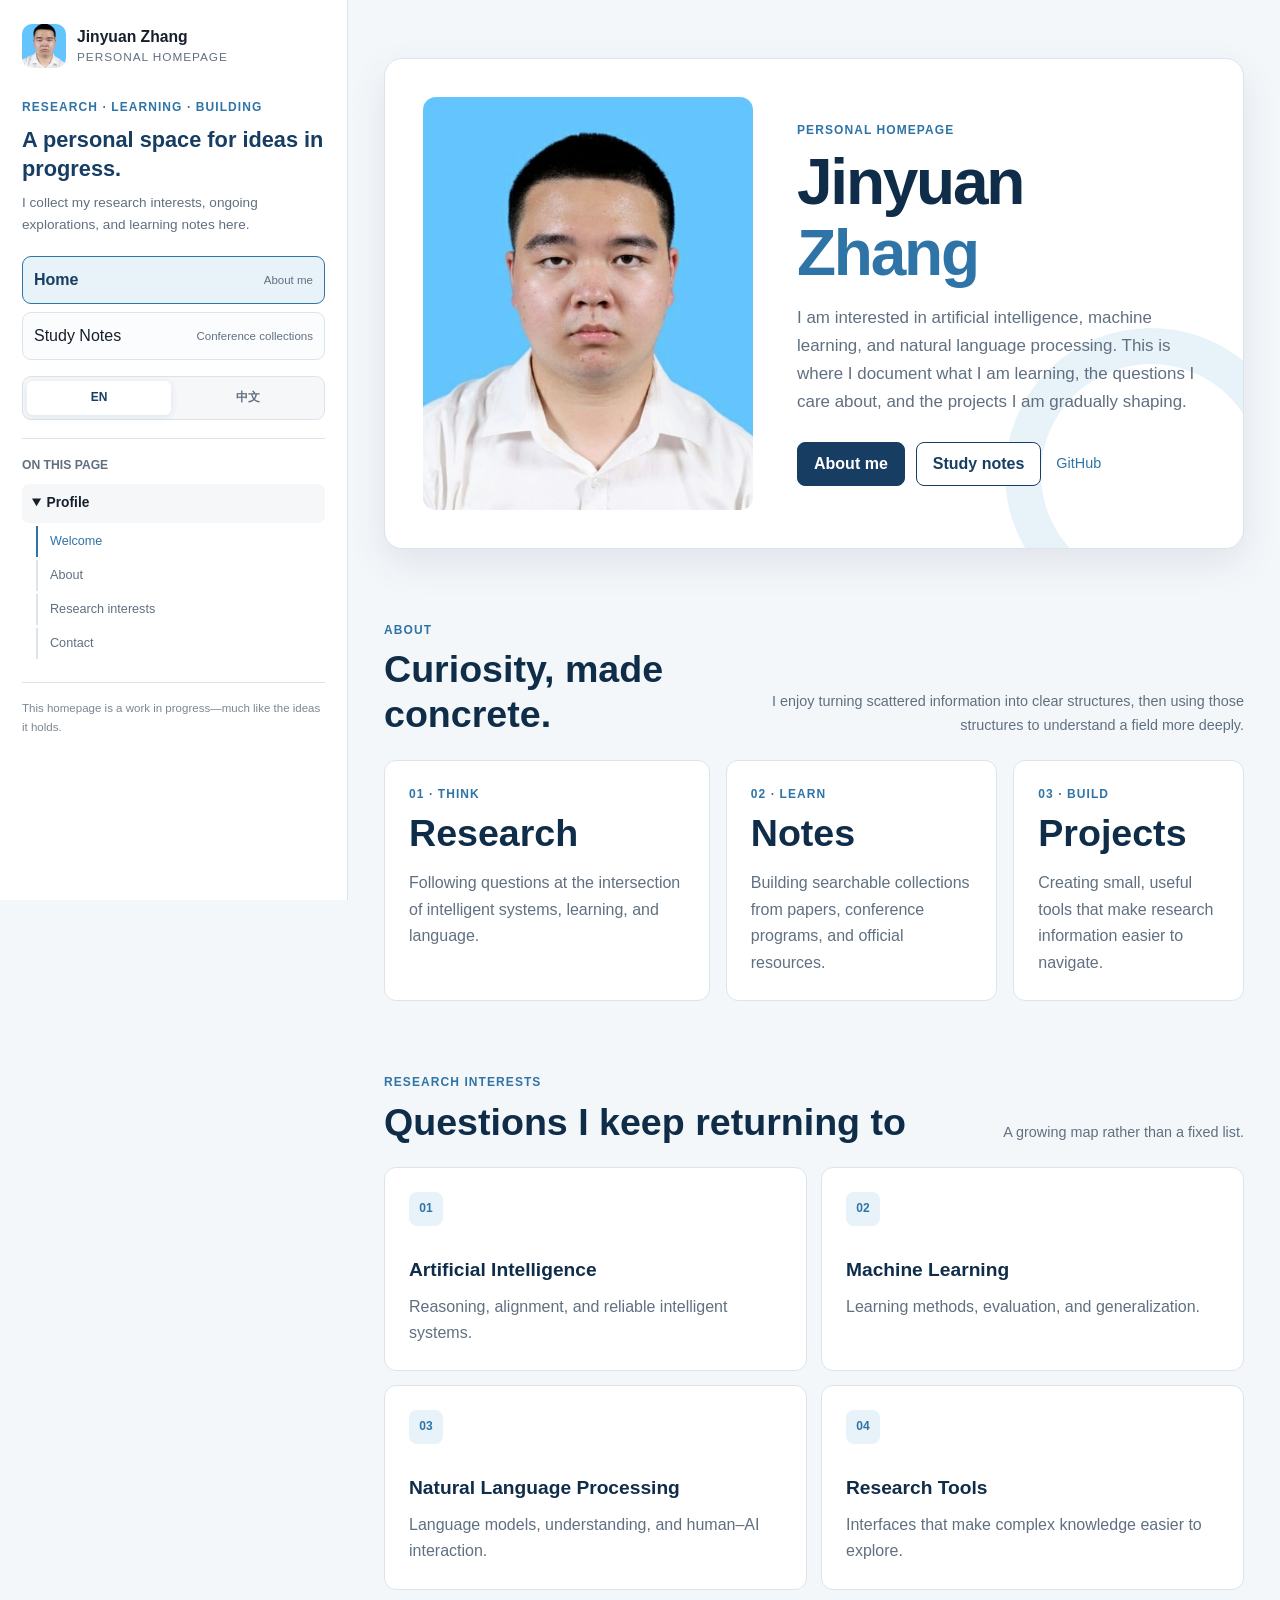
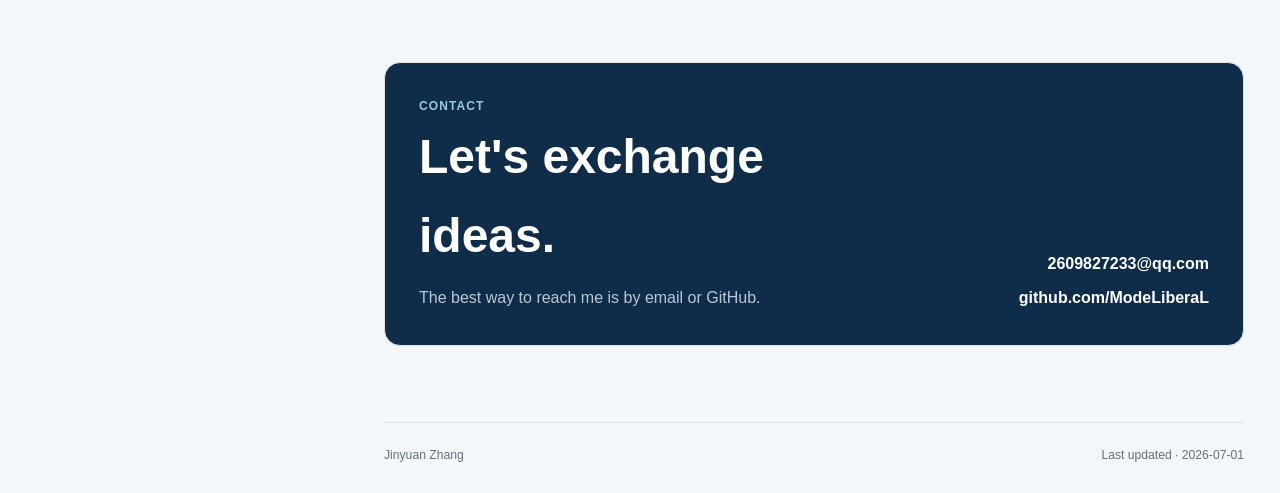
<file: index.html>
<!doctype html>
<html lang="en">
  <head>
    <meta charset="utf-8">
    <meta name="viewport" content="width=device-width, initial-scale=1">
    <meta name="description" content="Jinyuan Zhang's personal homepage, research interests, and learning notes.">
    <meta name="theme-color" content="#173d63">
    <title>Jinyuan Zhang · Personal Homepage</title>
    <link rel="stylesheet" href="styles.css?v=20260701-1">
    <script src="script.js?v=20260701-1" defer></script>
  </head>
  <body data-page="home" data-title-en="Jinyuan Zhang · Personal Homepage" data-title-zh="Jinyuan Zhang · 个人主页">
    <button class="mobile-menu" type="button" aria-controls="sidebar" aria-expanded="false">
      <span aria-hidden="true">☰</span>
      <span data-i18n data-en="Menu" data-zh="导航">Menu</span>
    </button>

    <div class="shell">
      <aside class="sidebar" id="sidebar" aria-label="Site navigation">
        <div class="sidebar-head">
          <a class="brand" href="index.html">
            <img src="assets/profile.jpg" alt="">
            <span><strong>Jinyuan Zhang</strong><small>Personal Homepage</small></span>
          </a>
          <button class="sidebar-close" type="button" aria-label="Close navigation">×</button>
        </div>

        <div class="sidebar-title">
          <p class="kicker">Research · Learning · Building</p>
          <h1 data-i18n data-en="A personal space for ideas in progress." data-zh="记录思考、学习与创造的个人空间。">A personal space for ideas in progress.</h1>
          <p data-i18n data-en="I collect my research interests, ongoing explorations, and learning notes here." data-zh="这里收录我的研究兴趣、持续探索和学习笔记。">I collect my research interests, ongoing explorations, and learning notes here.</p>
        </div>

        <nav class="guide-switcher" aria-label="Primary navigation">
          <a class="is-active" href="index.html">
            <span data-i18n data-en="Home" data-zh="个人主页">Home</span>
            <small data-i18n data-en="About me" data-zh="关于我">About me</small>
          </a>
          <a href="notes.html">
            <span data-i18n data-en="Study Notes" data-zh="学习笔记">Study Notes</span>
            <small data-i18n data-en="Conference collections" data-zh="会议资料整理">Conference collections</small>
          </a>
        </nav>

        <div class="language-switcher" role="group" aria-label="Language">
          <button type="button" data-language="en" aria-pressed="true">EN</button>
          <button type="button" data-language="zh" aria-pressed="false">中文</button>
        </div>

        <div class="directory">
          <p class="directory-label" data-i18n data-en="ON THIS PAGE" data-zh="本页目录">ON THIS PAGE</p>
          <details open>
            <summary data-i18n data-en="Profile" data-zh="个人信息">Profile</summary>
            <a href="#welcome" data-i18n data-en="Welcome" data-zh="欢迎">Welcome</a>
            <a href="#about" data-i18n data-en="About" data-zh="关于我">About</a>
            <a href="#interests" data-i18n data-en="Research interests" data-zh="研究兴趣">Research interests</a>
            <a href="#contact" data-i18n data-en="Contact" data-zh="联系我">Contact</a>
          </details>
        </div>

        <p class="sidebar-note" data-i18n data-en="This homepage is a work in progress—much like the ideas it holds." data-zh="这个主页会和这里的想法一样，持续生长与更新。">This homepage is a work in progress—much like the ideas it holds.</p>
      </aside>

      <main class="main" data-search-root>
        <section class="home-hero" id="welcome">
          <div class="home-portrait">
            <img src="assets/profile.jpg" alt="Portrait of Jinyuan Zhang">
          </div>
          <div class="home-copy">
            <p class="eyebrow" data-i18n data-en="Personal Homepage" data-zh="个人主页">Personal Homepage</p>
            <h2>Jinyuan <span>Zhang</span></h2>
            <p class="hero-lead" data-i18n data-en="I am interested in artificial intelligence, machine learning, and natural language processing. This is where I document what I am learning, the questions I care about, and the projects I am gradually shaping." data-zh="我关注人工智能、机器学习与自然语言处理。这里记录我正在学习的内容、真正关心的问题，以及逐步成形的项目。">I am interested in artificial intelligence, machine learning, and natural language processing. This is where I document what I am learning, the questions I care about, and the projects I am gradually shaping.</p>
            <div class="hero-actions">
              <a class="button primary" href="#about" data-i18n data-en="About me" data-zh="了解我">About me</a>
              <a class="button secondary" href="notes.html" data-i18n data-en="Study notes" data-zh="学习笔记">Study notes</a>
              <a class="text-link" href="https://github.com/ModeLiberaL" target="_blank" rel="noreferrer">GitHub</a>
            </div>
          </div>
        </section>

        <section class="section-block profile-section" id="about">
          <div class="section-heading">
            <div>
              <p class="eyebrow" data-i18n data-en="About" data-zh="关于我">About</p>
              <h2 data-i18n data-en="Curiosity, made concrete." data-zh="让好奇心落到实处。">Curiosity, made concrete.</h2>
            </div>
            <p data-i18n data-en="I enjoy turning scattered information into clear structures, then using those structures to understand a field more deeply." data-zh="我喜欢把分散的信息整理成清晰的结构，再借此更深入地理解一个领域。">I enjoy turning scattered information into clear structures, then using those structures to understand a field more deeply.</p>
          </div>
          <div class="about-grid">
            <article>
              <p class="eyebrow">01 · THINK</p>
              <h2 data-i18n data-en="Research" data-zh="研究">Research</h2>
              <p data-i18n data-en="Following questions at the intersection of intelligent systems, learning, and language." data-zh="关注智能系统、机器学习与语言交叉地带的问题。">Following questions at the intersection of intelligent systems, learning, and language.</p>
            </article>
            <article>
              <p class="eyebrow">02 · LEARN</p>
              <h2 data-i18n data-en="Notes" data-zh="笔记">Notes</h2>
              <p data-i18n data-en="Building searchable collections from papers, conference programs, and official resources." data-zh="将论文、会议议程与官方资源整理成可检索的学习资料。">Building searchable collections from papers, conference programs, and official resources.</p>
            </article>
            <article>
              <p class="eyebrow">03 · BUILD</p>
              <h2 data-i18n data-en="Projects" data-zh="项目">Projects</h2>
              <p data-i18n data-en="Creating small, useful tools that make research information easier to navigate." data-zh="制作小而实用的工具，让研究信息更容易浏览与使用。">Creating small, useful tools that make research information easier to navigate.</p>
            </article>
          </div>
        </section>

        <section class="section-block" id="interests">
          <div class="section-heading">
            <div>
              <p class="eyebrow" data-i18n data-en="Research Interests" data-zh="研究兴趣">Research Interests</p>
              <h2 data-i18n data-en="Questions I keep returning to" data-zh="反复吸引我的问题">Questions I keep returning to</h2>
            </div>
            <p data-i18n data-en="A growing map rather than a fixed list." data-zh="这是一张持续生长的地图，而不是固定不变的清单。">A growing map rather than a fixed list.</p>
          </div>
          <div class="interest-grid">
            <article class="interest-card"><span>01</span><h3 data-i18n data-en="Artificial Intelligence" data-zh="人工智能">Artificial Intelligence</h3><p data-i18n data-en="Reasoning, alignment, and reliable intelligent systems." data-zh="推理、对齐与可靠的智能系统。">Reasoning, alignment, and reliable intelligent systems.</p></article>
            <article class="interest-card"><span>02</span><h3 data-i18n data-en="Machine Learning" data-zh="机器学习">Machine Learning</h3><p data-i18n data-en="Learning methods, evaluation, and generalization." data-zh="学习方法、评估与泛化。">Learning methods, evaluation, and generalization.</p></article>
            <article class="interest-card"><span>03</span><h3 data-i18n data-en="Natural Language Processing" data-zh="自然语言处理">Natural Language Processing</h3><p data-i18n data-en="Language models, understanding, and human–AI interaction." data-zh="语言模型、语言理解与人机交互。">Language models, understanding, and human–AI interaction.</p></article>
            <article class="interest-card"><span>04</span><h3 data-i18n data-en="Research Tools" data-zh="科研工具">Research Tools</h3><p data-i18n data-en="Interfaces that make complex knowledge easier to explore." data-zh="让复杂知识更易探索的交互工具。">Interfaces that make complex knowledge easier to explore.</p></article>
          </div>
        </section>

        <section class="section-block contact-panel" id="contact">
          <div>
            <p class="eyebrow" data-i18n data-en="Contact" data-zh="联系我">Contact</p>
            <h2 data-i18n data-en="Let's exchange ideas." data-zh="欢迎交流想法。">Let's exchange ideas.</h2>
            <p data-i18n data-en="The best way to reach me is by email or GitHub." data-zh="可以通过邮件或 GitHub 联系我。">The best way to reach me is by email or GitHub.</p>
          </div>
          <div class="contact-links">
            <a href="mailto:2609827233@qq.com">2609827233@qq.com</a>
            <a href="https://github.com/ModeLiberaL" target="_blank" rel="noreferrer">github.com/ModeLiberaL</a>
          </div>
        </section>

        <footer class="site-footer">
          <span>Jinyuan Zhang</span>
          <span data-i18n data-en="Last updated · 2026-07-01" data-zh="最后更新 · 2026-07-01">Last updated · 2026-07-01</span>
        </footer>
      </main>
    </div>
    <div class="sidebar-backdrop" hidden></div>
  </body>
</html>
</file>
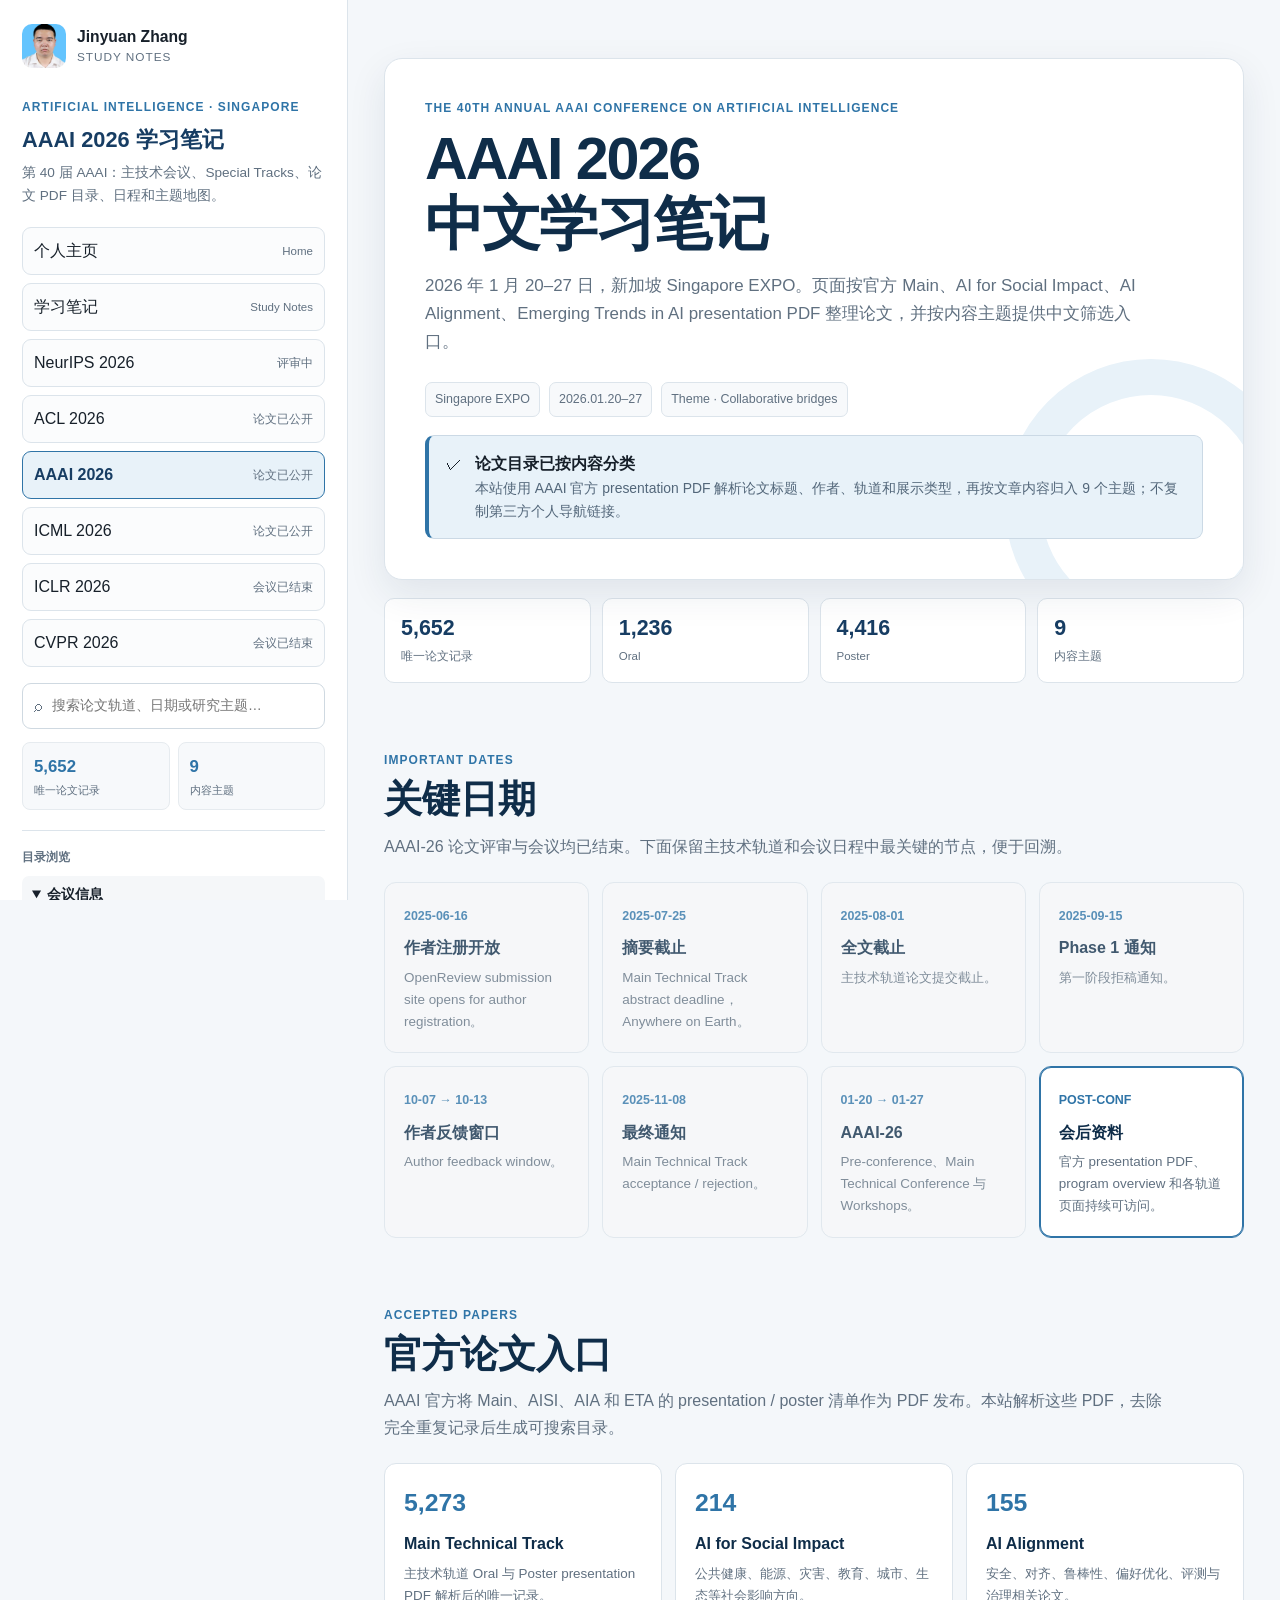
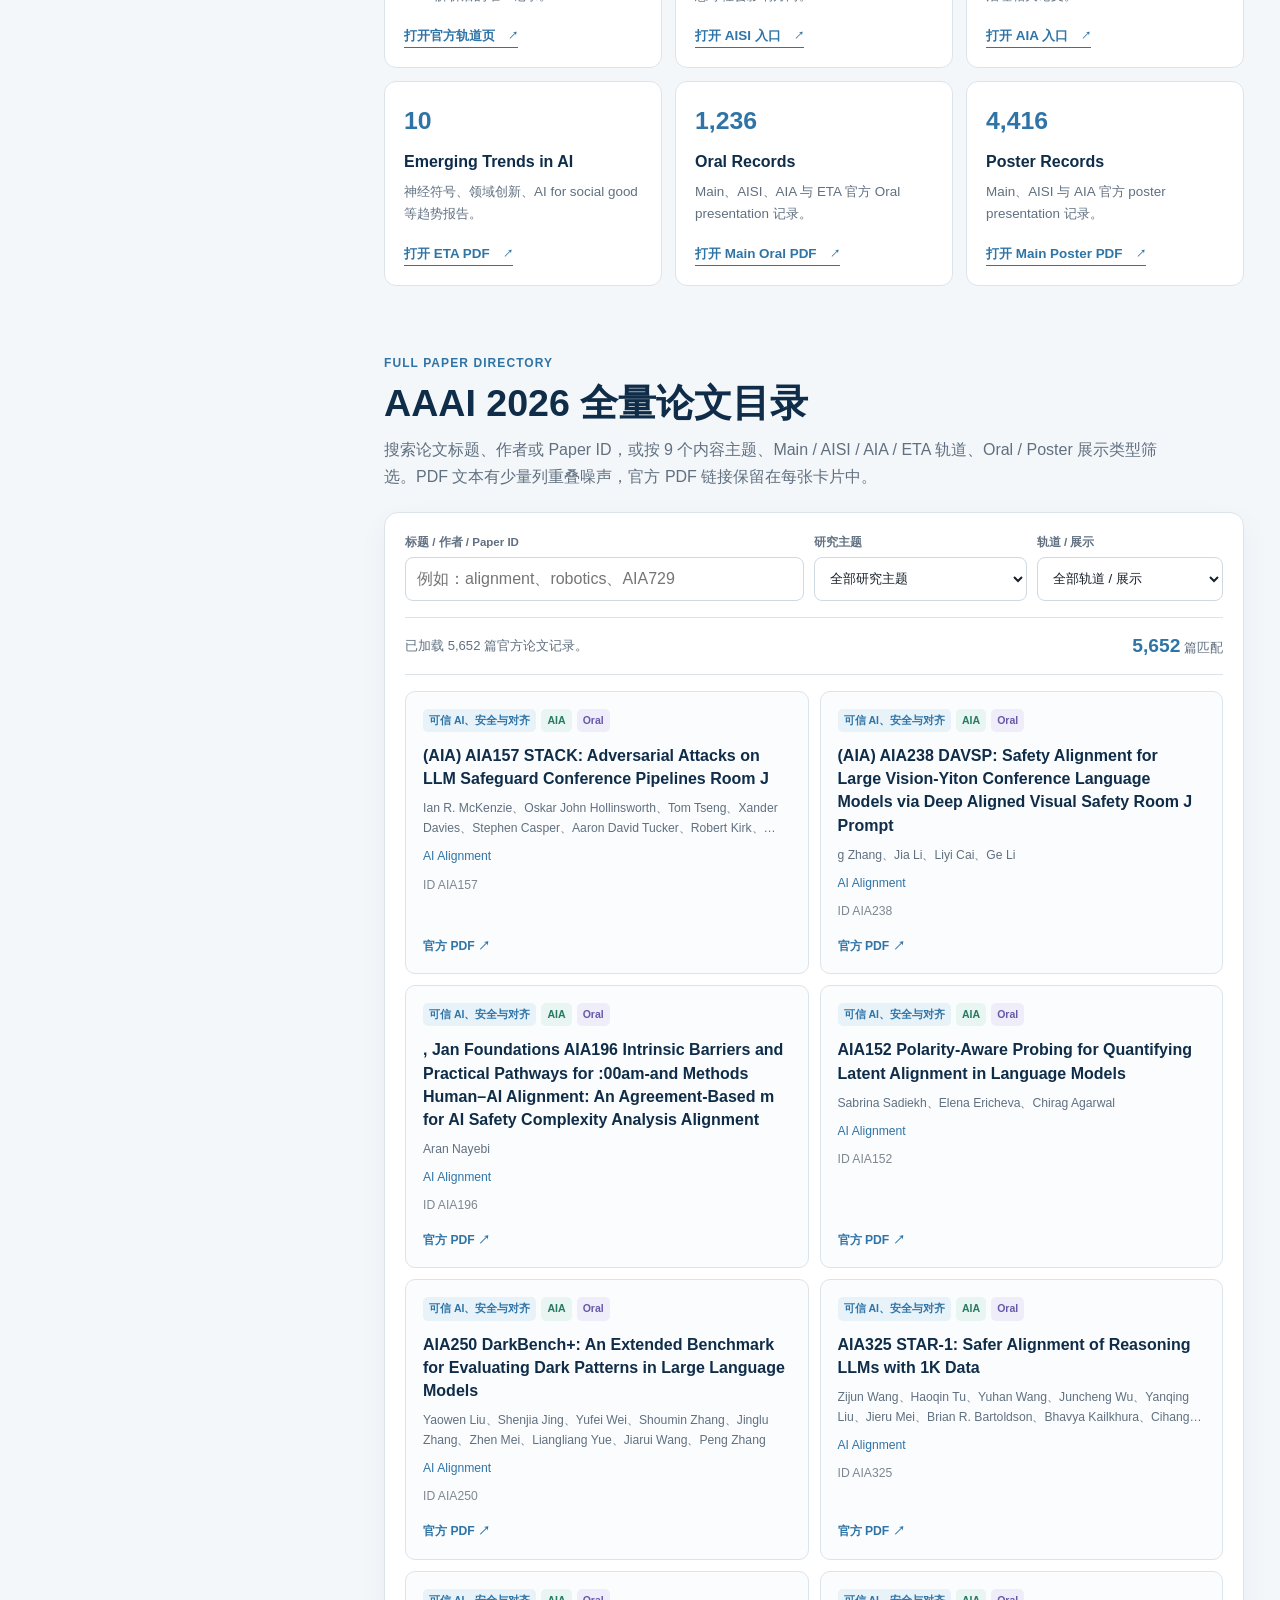
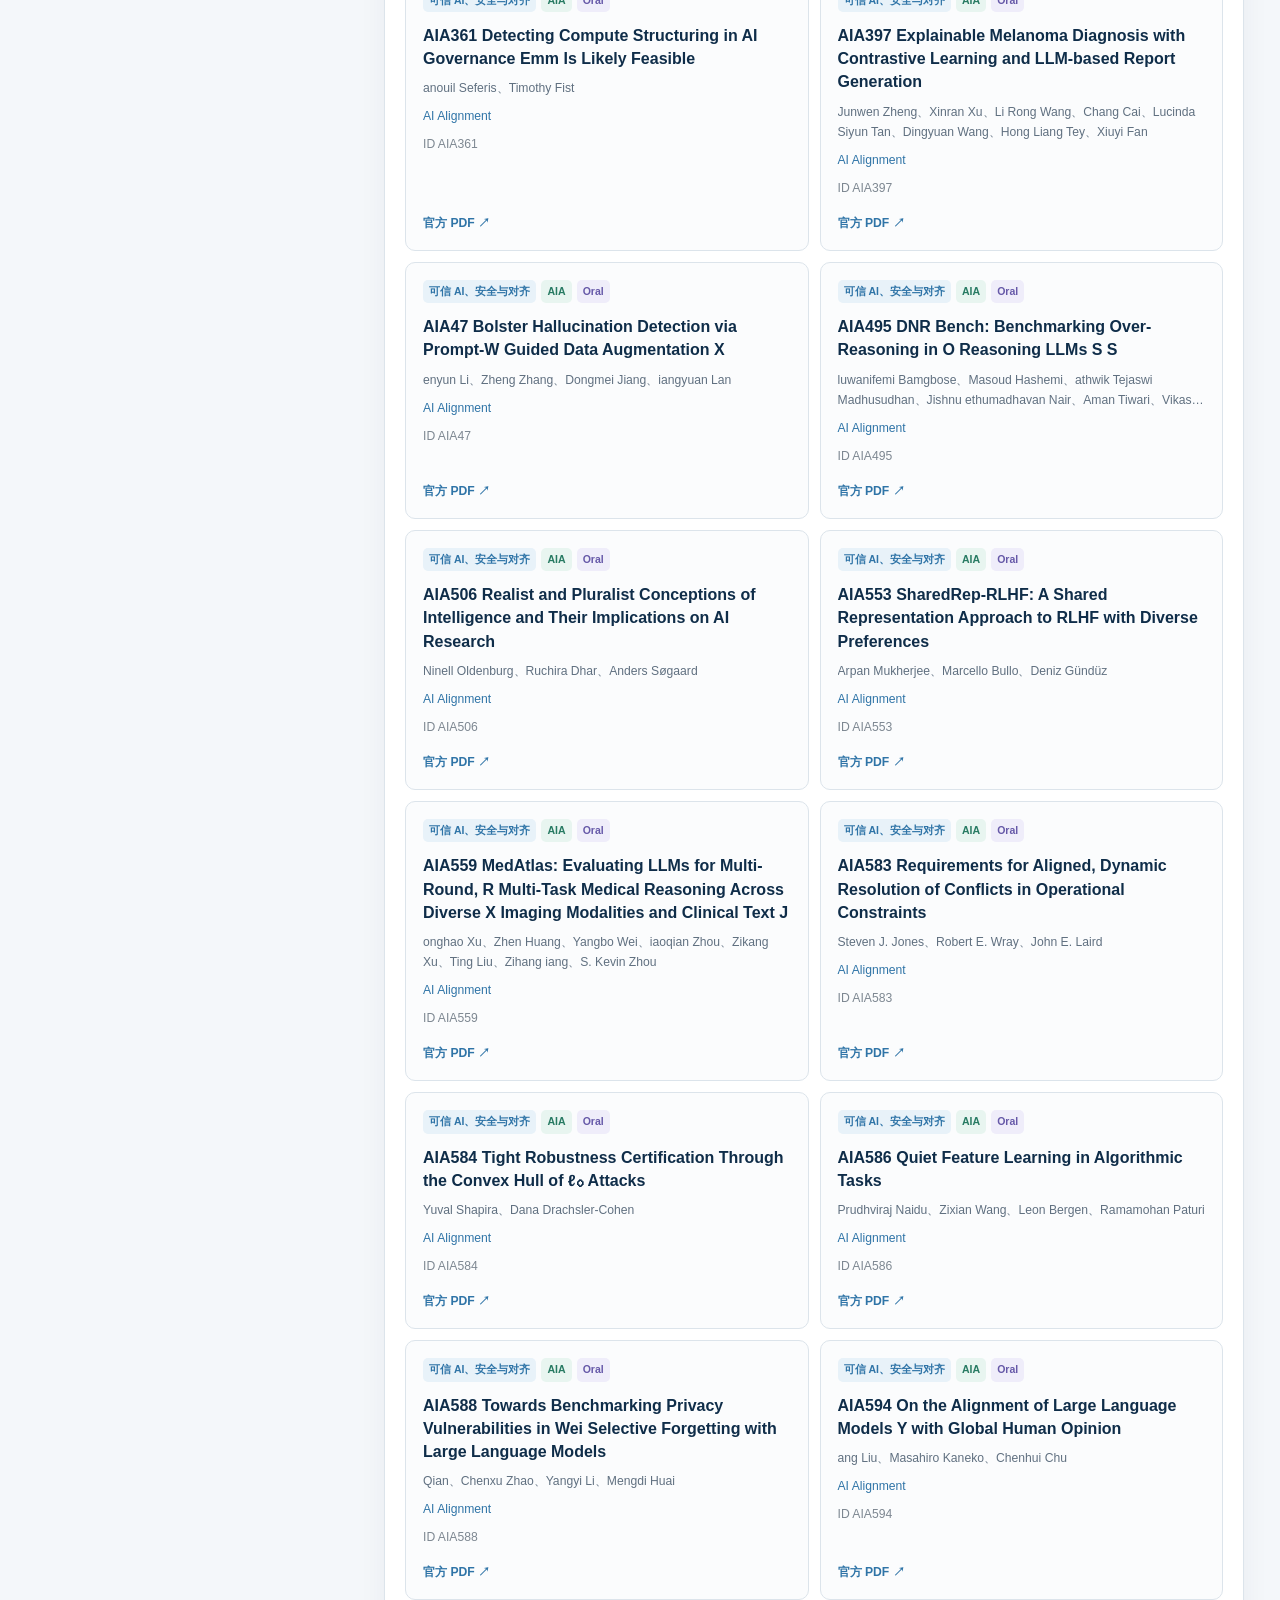
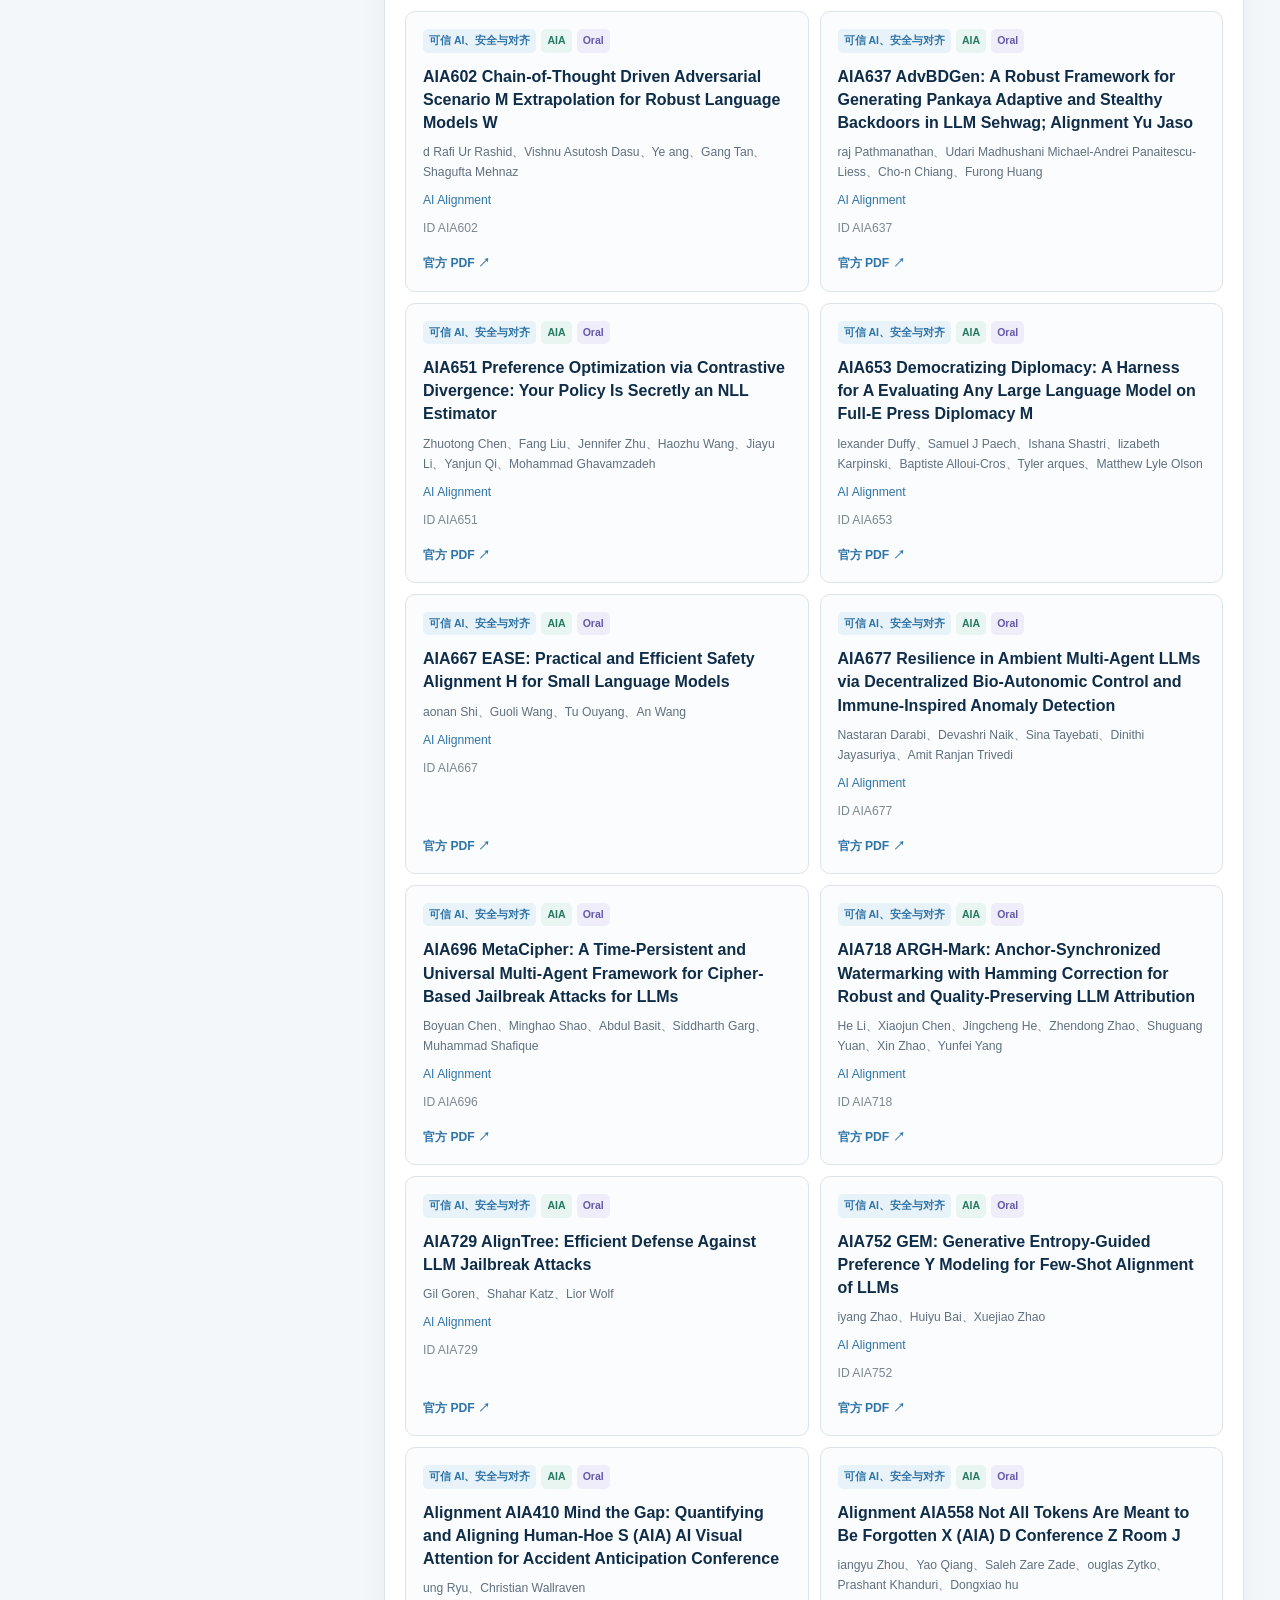
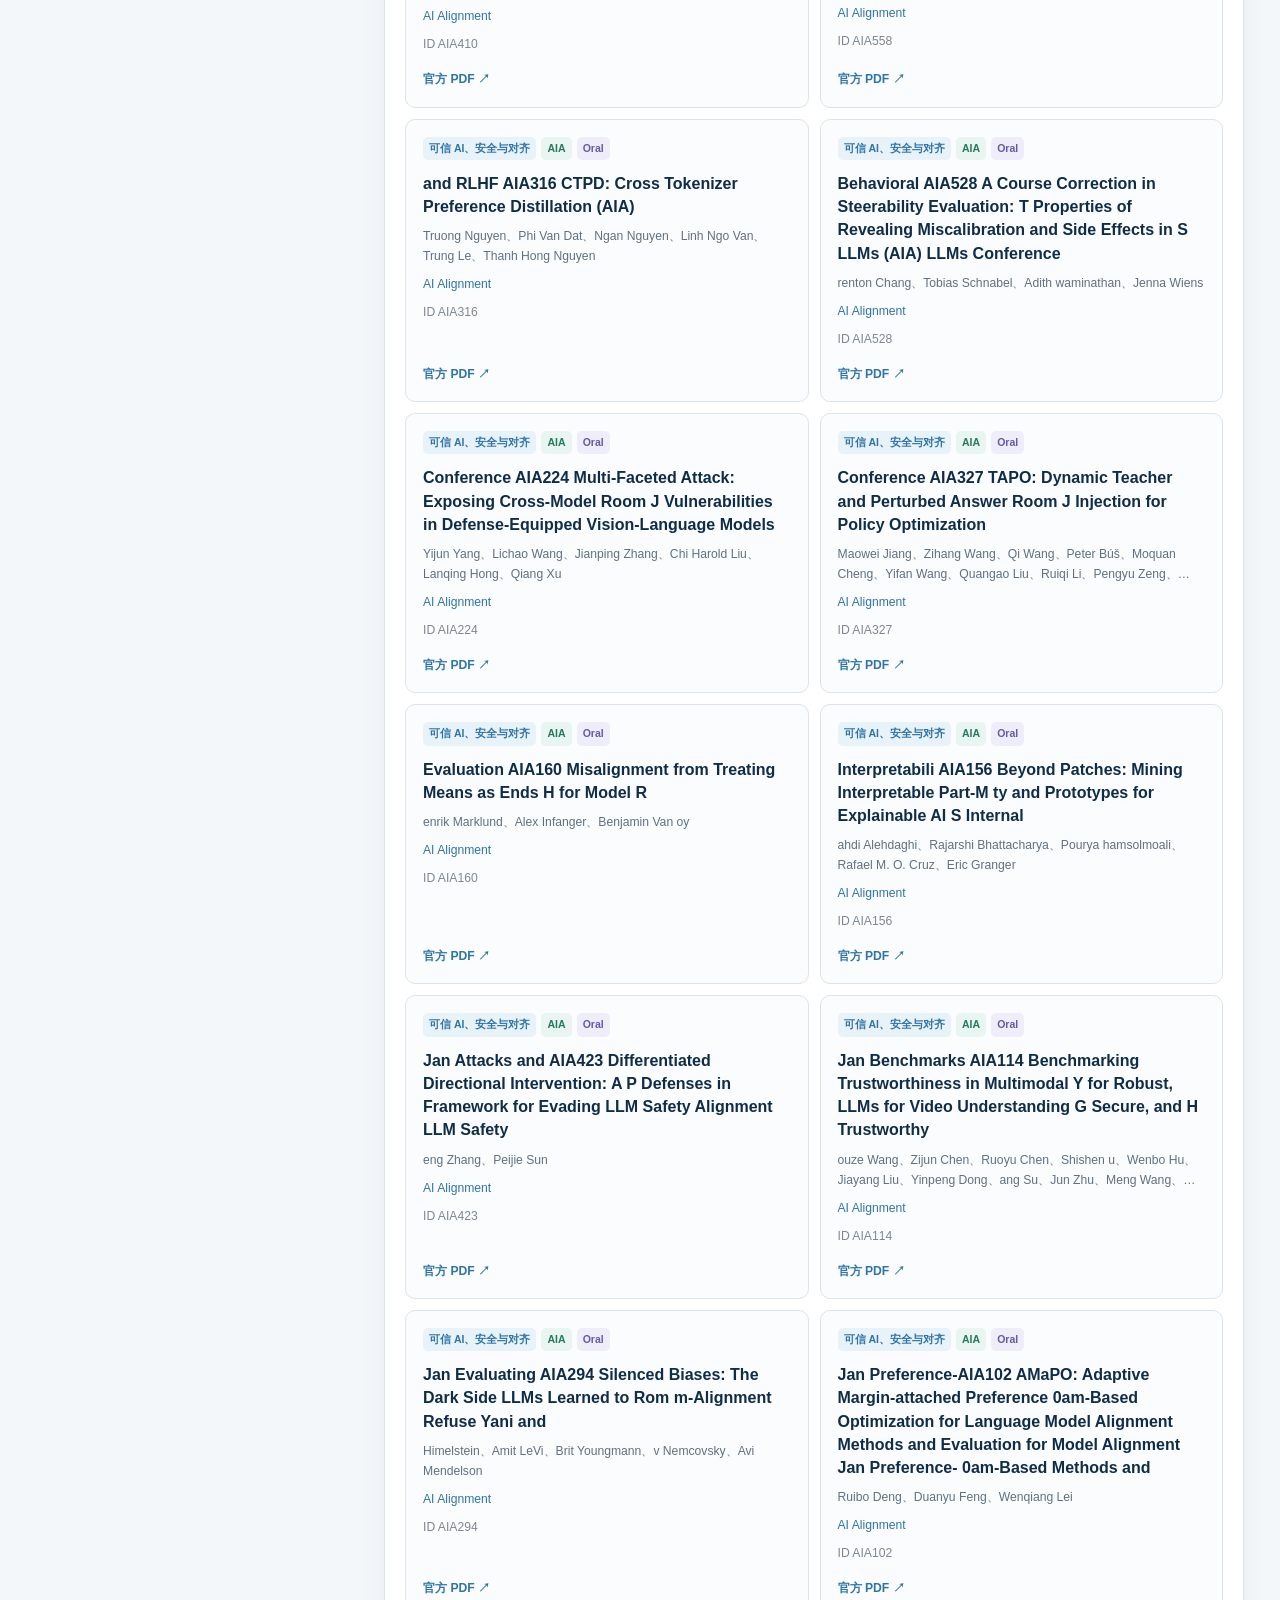
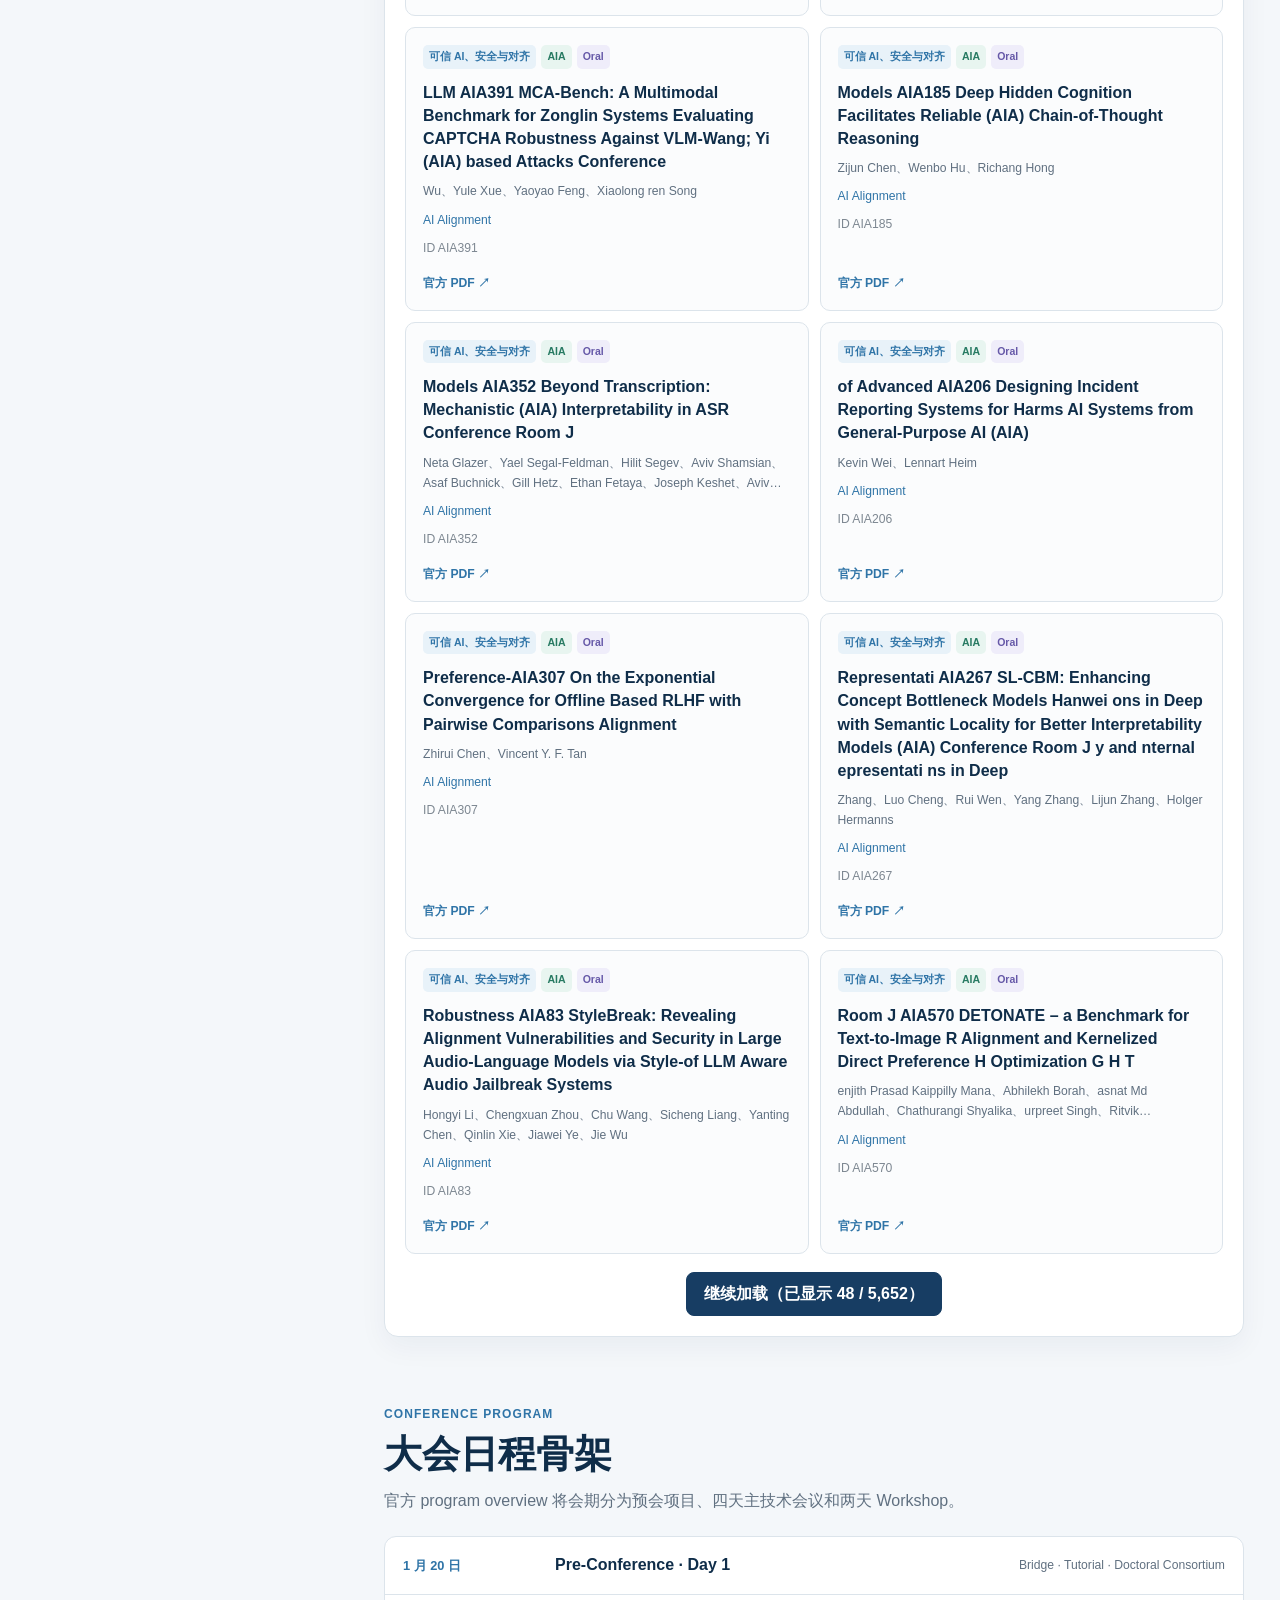
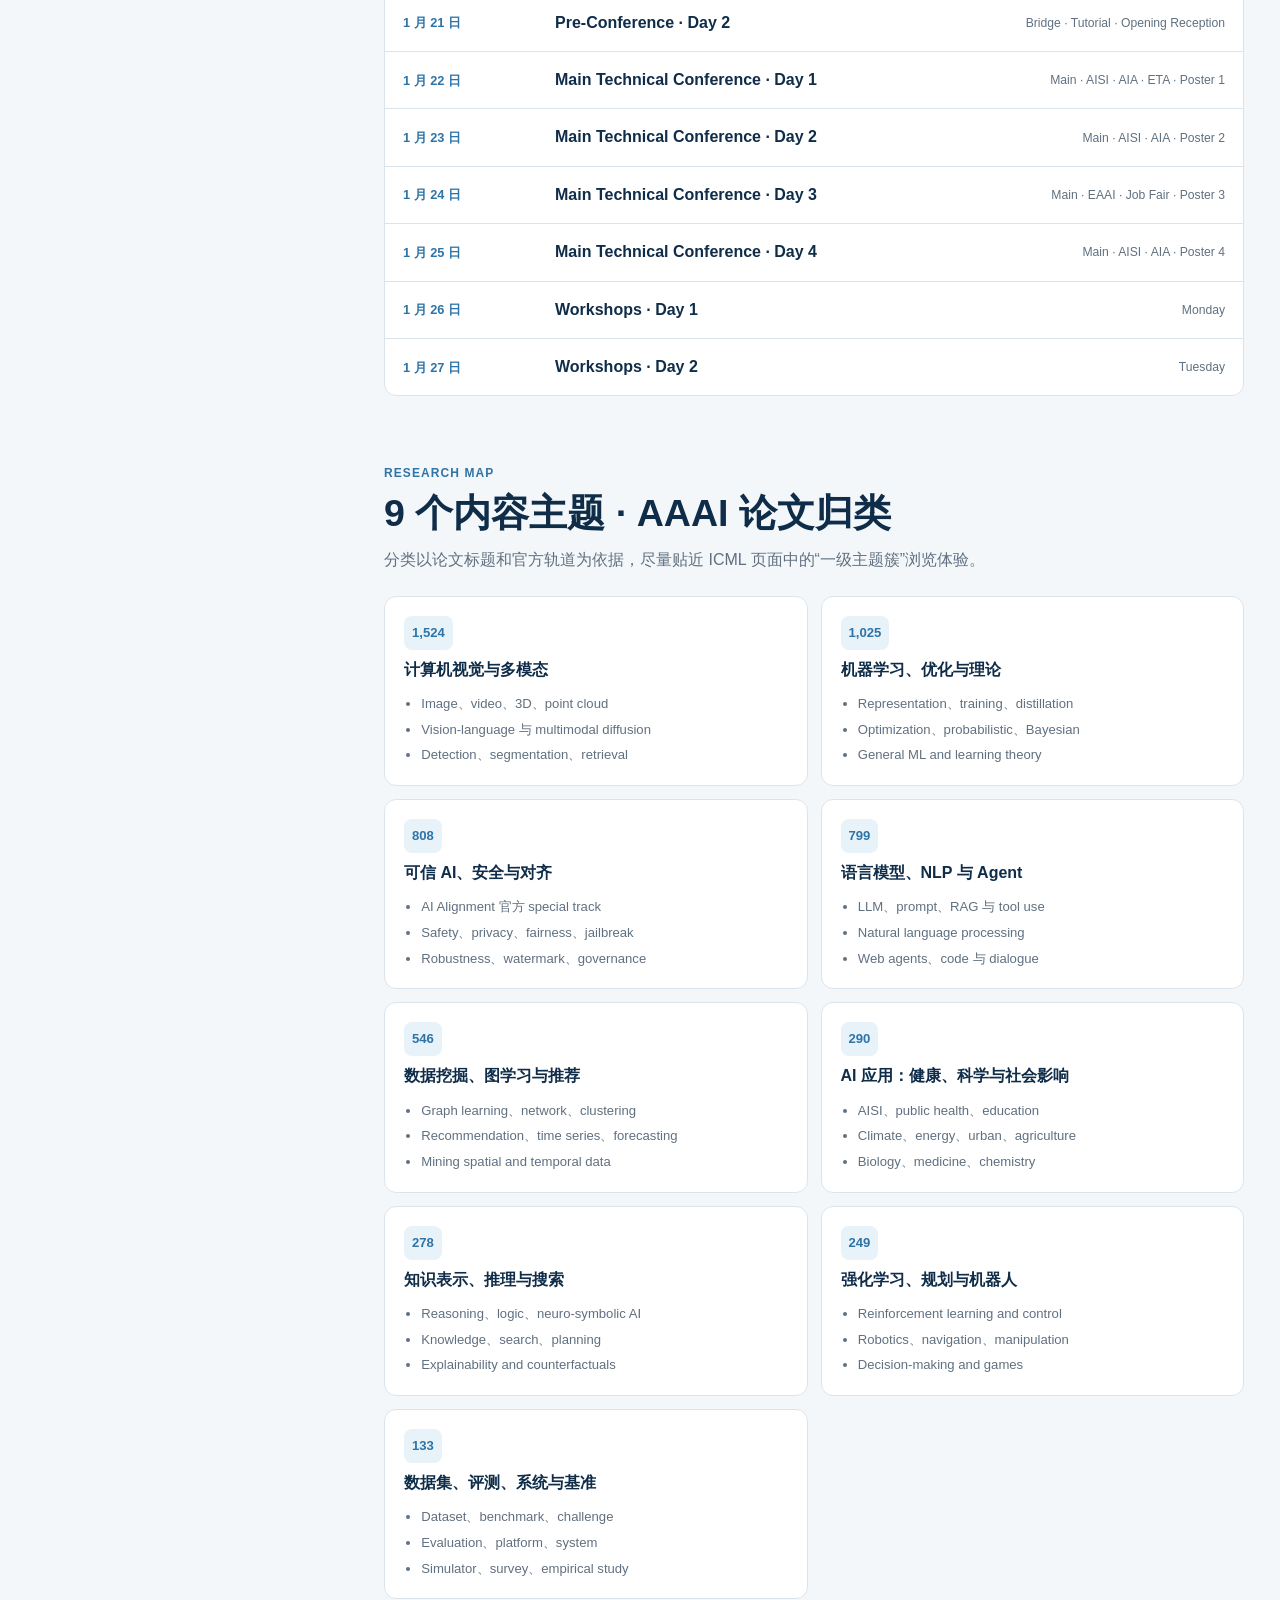
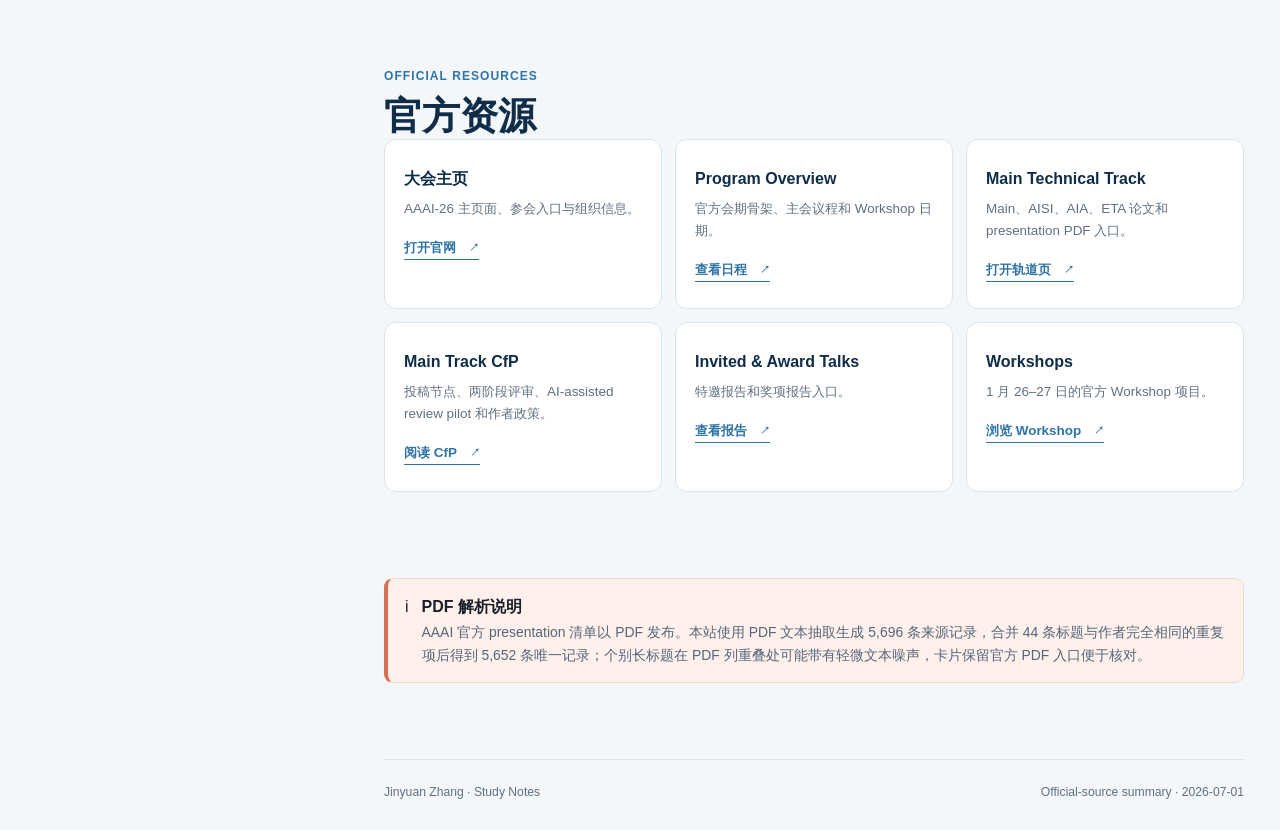
<file: aaai-2026.html>
<!doctype html>
<html lang="zh-CN">
  <head>
    <meta charset="utf-8">
    <meta name="viewport" content="width=device-width, initial-scale=1">
    <meta name="description" content="AAAI 2026 中文学习笔记：官方 presentation PDF 论文目录、主题分类、会议日程和资源入口">
    <meta name="theme-color" content="#173d63">
    <title>AAAI 2026 学习笔记 · Jinyuan Zhang</title>
    <link rel="stylesheet" href="styles.css?v=20260701-1">
    <script src="script.js?v=20260701-1" defer></script>
  </head>
  <body data-page="aaai">
    <button class="mobile-menu" type="button" aria-controls="sidebar" aria-expanded="false"><span aria-hidden="true">☰</span><span>导航</span></button>
    <div class="shell">
      <aside class="sidebar" id="sidebar" aria-label="AAAI 2026 导航">
        <div class="sidebar-head">
          <a class="brand" href="index.html"><img src="assets/profile.jpg" alt=""><span><strong>Jinyuan Zhang</strong><small>Study Notes</small></span></a>
          <button class="sidebar-close" type="button" aria-label="关闭导航">×</button>
        </div>
        <div class="sidebar-title">
          <p class="kicker">Artificial Intelligence · Singapore</p>
          <h1>AAAI 2026 学习笔记</h1>
          <p>第 40 届 AAAI：主技术会议、Special Tracks、论文 PDF 目录、日程和主题地图。</p>
        </div>
        <nav class="guide-switcher" aria-label="页面切换">
          <a href="index.html"><span>个人主页</span><small>Home</small></a>
          <a href="notes.html"><span>学习笔记</span><small>Study Notes</small></a>
          <a href="neurips-2026.html"><span>NeurIPS 2026</span><small>评审中</small></a>
          <a href="acl-2026.html"><span>ACL 2026</span><small>论文已公开</small></a>
          <a class="is-active" href="aaai-2026.html"><span>AAAI 2026</span><small>论文已公开</small></a>
          <a href="icml-2026.html"><span>ICML 2026</span><small>论文已公开</small></a>
          <a href="iclr-2026.html"><span>ICLR 2026</span><small>会议已结束</small></a>
          <a href="cvpr-2026.html"><span>CVPR 2026</span><small>会议已结束</small></a>
        </nav>
        <label class="search-box"><span aria-hidden="true">⌕</span><span class="sr-only">搜索 AAAI 导航</span><input type="search" data-guide-search placeholder="搜索论文轨道、日期或研究主题…"></label>
        <div class="sidebar-stats">
          <div><strong>5,652</strong><span>唯一论文记录</span></div>
          <div><strong>9</strong><span>内容主题</span></div>
        </div>
        <div class="directory">
          <p class="directory-label">目录浏览</p>
          <details open>
            <summary>会议信息</summary>
            <a href="#overview">大会速览</a>
            <a href="#timeline">关键日期</a>
            <a href="#program">大会日程</a>
          </details>
          <details open>
            <summary>论文与研究</summary>
            <a href="#papers">论文入口</a>
            <a href="#paper-browser">全量论文目录</a>
            <a href="#topics">主题分类</a>
          </details>
          <details open>
            <summary>继续阅读</summary>
            <a href="#resources">官方资源</a>
            <a href="#data-note">数据说明</a>
          </details>
        </div>
        <p class="sidebar-note">数据来源：AAAI-26 官方页面与 presentation PDF。<br>更新日期：2026-07-01</p>
      </aside>

      <main class="main" data-search-root>
        <header class="guide-hero" id="overview" data-search-card data-search="AAAI 2026 新加坡 Singapore EXPO 人工智能">
          <p class="eyebrow">The 40th Annual AAAI Conference on Artificial Intelligence</p>
          <h1>AAAI 2026<br>中文学习笔记</h1>
          <p class="hero-lead">2026 年 1 月 20–27 日，新加坡 Singapore EXPO。页面按官方 Main、AI for Social Impact、AI Alignment、Emerging Trends in AI presentation PDF 整理论文，并按内容主题提供中文筛选入口。</p>
          <div class="hero-meta"><span>Singapore EXPO</span><span>2026.01.20–27</span><span>Theme · Collaborative bridges</span></div>
          <div class="notice">
            <span aria-hidden="true">✓</span>
            <div><strong>论文目录已按内容分类</strong><p>本站使用 AAAI 官方 presentation PDF 解析论文标题、作者、轨道和展示类型，再按文章内容归入 9 个主题；不复制第三方个人导航链接。</p></div>
          </div>
        </header>

        <div class="metrics" aria-label="AAAI 2026 速览">
          <div class="metric"><strong>5,652</strong><span>唯一论文记录</span></div>
          <div class="metric"><strong>1,236</strong><span>Oral</span></div>
          <div class="metric"><strong>4,416</strong><span>Poster</span></div>
          <div class="metric"><strong>9</strong><span>内容主题</span></div>
        </div>

        <section class="content-section" id="timeline">
          <p class="eyebrow">Important Dates</p>
          <h2>关键日期</h2>
          <p class="section-intro">AAAI-26 论文评审与会议均已结束。下面保留主技术轨道和会议日程中最关键的节点，便于回溯。</p>
          <div class="timeline-grid">
            <article class="timeline-card is-past" data-search-card data-search="投稿系统 6月16日 registration"><time>2025-06-16</time><h3>作者注册开放</h3><p>OpenReview submission site opens for author registration。</p></article>
            <article class="timeline-card is-past" data-search-card data-search="摘要截止 7月25日"><time>2025-07-25</time><h3>摘要截止</h3><p>Main Technical Track abstract deadline，Anywhere on Earth。</p></article>
            <article class="timeline-card is-past" data-search-card data-search="全文截止 8月1日"><time>2025-08-01</time><h3>全文截止</h3><p>主技术轨道论文提交截止。</p></article>
            <article class="timeline-card is-past" data-search-card data-search="Phase 1 reject 9月15日"><time>2025-09-15</time><h3>Phase 1 通知</h3><p>第一阶段拒稿通知。</p></article>
            <article class="timeline-card is-past" data-search-card data-search="作者反馈 rebuttal 10月7日 13日"><time>10-07 → 10-13</time><h3>作者反馈窗口</h3><p>Author feedback window。</p></article>
            <article class="timeline-card is-past" data-search-card data-search="录用通知 11月8日 acceptance"><time>2025-11-08</time><h3>最终通知</h3><p>Main Technical Track acceptance / rejection。</p></article>
            <article class="timeline-card is-past" data-search-card data-search="会议 1月20日 27日 新加坡"><time>01-20 → 01-27</time><h3>AAAI-26</h3><p>Pre-conference、Main Technical Conference 与 Workshops。</p></article>
            <article class="timeline-card is-next" data-search-card data-search="会后 PDF presentation"><time>POST-CONF</time><h3>会后资料</h3><p>官方 presentation PDF、program overview 和各轨道页面持续可访问。</p></article>
          </div>
        </section>

        <section class="content-section" id="papers">
          <p class="eyebrow">Accepted Papers</p>
          <h2>官方论文入口</h2>
          <p class="section-intro">AAAI 官方将 Main、AISI、AIA 和 ETA 的 presentation / poster 清单作为 PDF 发布。本站解析这些 PDF，去除完全重复记录后生成可搜索目录。</p>
          <div class="paper-grid">
            <article class="paper-link-card" data-search-card data-search="Main Technical Track 5273 main oral poster"><span class="paper-count">5,273</span><h3>Main Technical Track</h3><p>主技术轨道 Oral 与 Poster presentation PDF 解析后的唯一记录。</p><a class="card-link" href="https://aaai.org/conference/aaai/aaai-26/main-technical-track/" target="_blank" rel="noreferrer">打开官方轨道页</a></article>
            <article class="paper-link-card" data-search-card data-search="AISI AI for Social Impact 214"><span class="paper-count">214</span><h3>AI for Social Impact</h3><p>公共健康、能源、灾害、教育、城市、生态等社会影响方向。</p><a class="card-link" href="https://aaai.org/conference/aaai/aaai-26/main-technical-track/#AISI" target="_blank" rel="noreferrer">打开 AISI 入口</a></article>
            <article class="paper-link-card" data-search-card data-search="AIA AI Alignment 155"><span class="paper-count">155</span><h3>AI Alignment</h3><p>安全、对齐、鲁棒性、偏好优化、评测与治理相关论文。</p><a class="card-link" href="https://aaai.org/conference/aaai/aaai-26/main-technical-track/#AIA" target="_blank" rel="noreferrer">打开 AIA 入口</a></article>
            <article class="paper-link-card" data-search-card data-search="ETA Emerging Trends 10"><span class="paper-count">10</span><h3>Emerging Trends in AI</h3><p>神经符号、领域创新、AI for social good 等趋势报告。</p><a class="card-link" href="https://aaai.org/wp-content/uploads/2025/12/ETA-track-oral-talks_20251202.pdf" target="_blank" rel="noreferrer">打开 ETA PDF</a></article>
            <article class="paper-link-card" data-search-card data-search="Oral 1236"><span class="paper-count">1,236</span><h3>Oral Records</h3><p>Main、AISI、AIA 与 ETA 官方 Oral presentation 记录。</p><a class="card-link" href="https://aaai.org/2026-main-track-presentations/" target="_blank" rel="noreferrer">打开 Main Oral PDF</a></article>
            <article class="paper-link-card" data-search-card data-search="Poster 4416"><span class="paper-count">4,416</span><h3>Poster Records</h3><p>Main、AISI 与 AIA 官方 poster presentation 记录。</p><a class="card-link" href="https://aaai.org/2026-main-track-posters/" target="_blank" rel="noreferrer">打开 Main Poster PDF</a></article>
          </div>
        </section>

        <section class="content-section" id="paper-browser" data-paper-browser data-source="data/aaai-2026-papers.json?v=20260626-1" data-group-label="全部研究主题" data-type-label="全部轨道 / 展示">
          <p class="eyebrow">Full Paper Directory</p>
          <h2>AAAI 2026 全量论文目录</h2>
          <p class="section-intro">搜索论文标题、作者或 Paper ID，或按 9 个内容主题、Main / AISI / AIA / ETA 轨道、Oral / Poster 展示类型筛选。PDF 文本有少量列重叠噪声，官方 PDF 链接保留在每张卡片中。</p>
          <div class="paper-browser-panel">
            <div class="catalog-toolbar">
              <label class="catalog-control">
                <span>标题 / 作者 / Paper ID</span>
                <input type="search" data-paper-query placeholder="例如：alignment、robotics、AIA729">
              </label>
              <label class="catalog-control">
                <span>研究主题</span>
                <select data-paper-group></select>
              </label>
              <label class="catalog-control">
                <span>轨道 / 展示</span>
                <select data-paper-type></select>
              </label>
            </div>
            <div class="catalog-summary">
              <span data-paper-status>正在加载 AAAI 官方论文数据…</span>
              <span><strong data-paper-count>—</strong> 篇匹配</span>
            </div>
            <div class="catalog-paper-list" data-paper-list></div>
            <button class="catalog-more" type="button" data-paper-more hidden>继续加载</button>
          </div>
        </section>

        <section class="content-section" id="program">
          <p class="eyebrow">Conference Program</p>
          <h2>大会日程骨架</h2>
          <p class="section-intro">官方 program overview 将会期分为预会项目、四天主技术会议和两天 Workshop。</p>
          <div class="agenda">
            <div class="agenda-row" data-search-card data-search="1月20日 bridge tutorial doctoral consortium"><time>1 月 20 日</time><strong>Pre-Conference · Day 1</strong><span>Bridge · Tutorial · Doctoral Consortium</span></div>
            <div class="agenda-row" data-search-card data-search="1月21日 undergraduate opening reception"><time>1 月 21 日</time><strong>Pre-Conference · Day 2</strong><span>Bridge · Tutorial · Opening Reception</span></div>
            <div class="agenda-row" data-search-card data-search="1月22日 main technical poster demo session 1"><time>1 月 22 日</time><strong>Main Technical Conference · Day 1</strong><span>Main · AISI · AIA · ETA · Poster 1</span></div>
            <div class="agenda-row" data-search-card data-search="1月23日 main technical poster session 2"><time>1 月 23 日</time><strong>Main Technical Conference · Day 2</strong><span>Main · AISI · AIA · Poster 2</span></div>
            <div class="agenda-row" data-search-card data-search="1月24日 EAAI job fair poster session 3"><time>1 月 24 日</time><strong>Main Technical Conference · Day 3</strong><span>Main · EAAI · Job Fair · Poster 3</span></div>
            <div class="agenda-row" data-search-card data-search="1月25日 poster session 4"><time>1 月 25 日</time><strong>Main Technical Conference · Day 4</strong><span>Main · AISI · AIA · Poster 4</span></div>
            <div class="agenda-row" data-search-card data-search="1月26日 workshops"><time>1 月 26 日</time><strong>Workshops · Day 1</strong><span>Monday</span></div>
            <div class="agenda-row" data-search-card data-search="1月27日 workshops"><time>1 月 27 日</time><strong>Workshops · Day 2</strong><span>Tuesday</span></div>
          </div>
        </section>

        <section class="content-section" id="topics">
          <p class="eyebrow">Research Map</p>
          <h2>9 个内容主题 · AAAI 论文归类</h2>
          <p class="section-intro">分类以论文标题和官方轨道为依据，尽量贴近 ICML 页面中的“一级主题簇”浏览体验。</p>
          <div class="topic-grid">
            <article class="topic-card" data-search-card data-search="计算机视觉 多模态 image video visual 1524"><span class="topic-number">1,524</span><h3>计算机视觉与多模态</h3><ul><li>Image、video、3D、point cloud</li><li>Vision-language 与 multimodal diffusion</li><li>Detection、segmentation、retrieval</li></ul></article>
            <article class="topic-card" data-search-card data-search="机器学习 优化 理论 learning optimization 1025"><span class="topic-number">1,025</span><h3>机器学习、优化与理论</h3><ul><li>Representation、training、distillation</li><li>Optimization、probabilistic、Bayesian</li><li>General ML and learning theory</li></ul></article>
            <article class="topic-card" data-search-card data-search="可信 AI 安全 对齐 AIA robustness 808"><span class="topic-number">808</span><h3>可信 AI、安全与对齐</h3><ul><li>AI Alignment 官方 special track</li><li>Safety、privacy、fairness、jailbreak</li><li>Robustness、watermark、governance</li></ul></article>
            <article class="topic-card" data-search-card data-search="语言模型 NLP Agent LLM 799"><span class="topic-number">799</span><h3>语言模型、NLP 与 Agent</h3><ul><li>LLM、prompt、RAG 与 tool use</li><li>Natural language processing</li><li>Web agents、code 与 dialogue</li></ul></article>
            <article class="topic-card" data-search-card data-search="数据挖掘 图学习 推荐 time series 546"><span class="topic-number">546</span><h3>数据挖掘、图学习与推荐</h3><ul><li>Graph learning、network、clustering</li><li>Recommendation、time series、forecasting</li><li>Mining spatial and temporal data</li></ul></article>
            <article class="topic-card" data-search-card data-search="AI 应用 健康 科学 社会影响 AISI 290"><span class="topic-number">290</span><h3>AI 应用：健康、科学与社会影响</h3><ul><li>AISI、public health、education</li><li>Climate、energy、urban、agriculture</li><li>Biology、medicine、chemistry</li></ul></article>
            <article class="topic-card" data-search-card data-search="知识表示 推理 搜索 neuro-symbolic 278"><span class="topic-number">278</span><h3>知识表示、推理与搜索</h3><ul><li>Reasoning、logic、neuro-symbolic AI</li><li>Knowledge、search、planning</li><li>Explainability and counterfactuals</li></ul></article>
            <article class="topic-card" data-search-card data-search="强化学习 规划 机器人 control 249"><span class="topic-number">249</span><h3>强化学习、规划与机器人</h3><ul><li>Reinforcement learning and control</li><li>Robotics、navigation、manipulation</li><li>Decision-making and games</li></ul></article>
            <article class="topic-card" data-search-card data-search="数据集 评测 系统 benchmark dataset 133"><span class="topic-number">133</span><h3>数据集、评测、系统与基准</h3><ul><li>Dataset、benchmark、challenge</li><li>Evaluation、platform、system</li><li>Simulator、survey、empirical study</li></ul></article>
          </div>
          <p class="empty-state" data-search-empty hidden>没有找到匹配的 AAAI 内容。</p>
        </section>

        <section class="content-section" id="resources">
          <p class="eyebrow">Official Resources</p>
          <h2>官方资源</h2>
          <div class="resource-grid">
            <article class="resource-card" data-search-card data-search="AAAI 官网"><h3>大会主页</h3><p>AAAI-26 主页面、参会入口与组织信息。</p><a class="card-link" href="https://aaai.org/conference/aaai/aaai-26/" target="_blank" rel="noreferrer">打开官网</a></article>
            <article class="resource-card" data-search-card data-search="Program overview 日程"><h3>Program Overview</h3><p>官方会期骨架、主会议程和 Workshop 日期。</p><a class="card-link" href="https://aaai.org/conference/aaai/aaai-26/program-overview/" target="_blank" rel="noreferrer">查看日程</a></article>
            <article class="resource-card" data-search-card data-search="Main Technical Track"><h3>Main Technical Track</h3><p>Main、AISI、AIA、ETA 论文和 presentation PDF 入口。</p><a class="card-link" href="https://aaai.org/conference/aaai/aaai-26/main-technical-track/" target="_blank" rel="noreferrer">打开轨道页</a></article>
            <article class="resource-card" data-search-card data-search="Call for Papers CFP"><h3>Main Track CfP</h3><p>投稿节点、两阶段评审、AI-assisted review pilot 和作者政策。</p><a class="card-link" href="https://aaai.org/conference/aaai/aaai-26/main-technical-track-call/" target="_blank" rel="noreferrer">阅读 CfP</a></article>
            <article class="resource-card" data-search-card data-search="Invited Talks Award Talks"><h3>Invited & Award Talks</h3><p>特邀报告和奖项报告入口。</p><a class="card-link" href="https://aaai.org/conference/aaai/aaai-26/invited-speakers/" target="_blank" rel="noreferrer">查看报告</a></article>
            <article class="resource-card" data-search-card data-search="Workshops Program"><h3>Workshops</h3><p>1 月 26–27 日的官方 Workshop 项目。</p><a class="card-link" href="https://aaai.org/conference/aaai/aaai-26/workshops-program/" target="_blank" rel="noreferrer">浏览 Workshop</a></article>
          </div>
        </section>

        <section class="content-section" id="data-note">
          <div class="notice warning" data-search-card data-search="数据说明 PDF 解析 重复记录">
            <span aria-hidden="true">i</span>
            <div><strong>PDF 解析说明</strong><p>AAAI 官方 presentation 清单以 PDF 发布。本站使用 PDF 文本抽取生成 5,696 条来源记录，合并 44 条标题与作者完全相同的重复项后得到 5,652 条唯一记录；个别长标题在 PDF 列重叠处可能带有轻微文本噪声，卡片保留官方 PDF 入口便于核对。</p></div>
          </div>
        </section>
        <footer class="site-footer"><span>Jinyuan Zhang · Study Notes</span><span>Official-source summary · 2026-07-01</span></footer>
      </main>
    </div>
    <div class="sidebar-backdrop" hidden></div>
  </body>
</html>
</file>
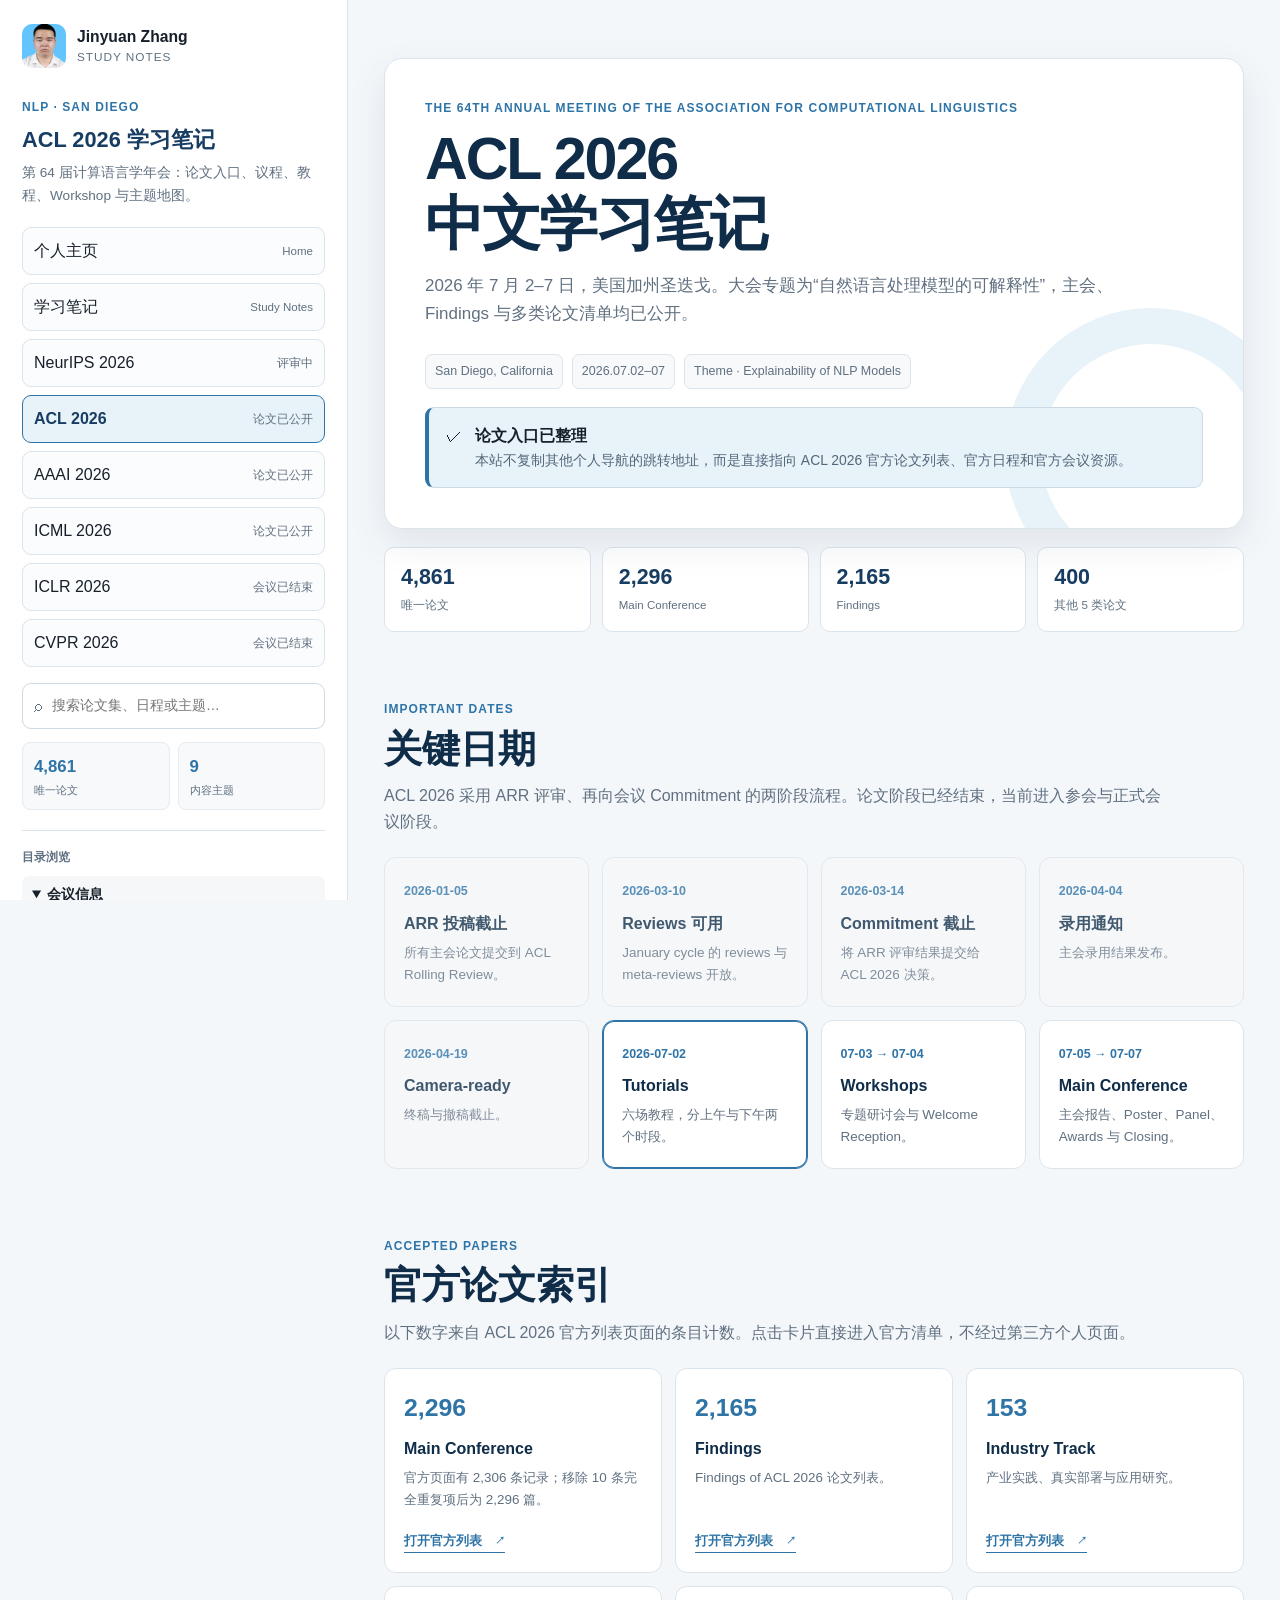
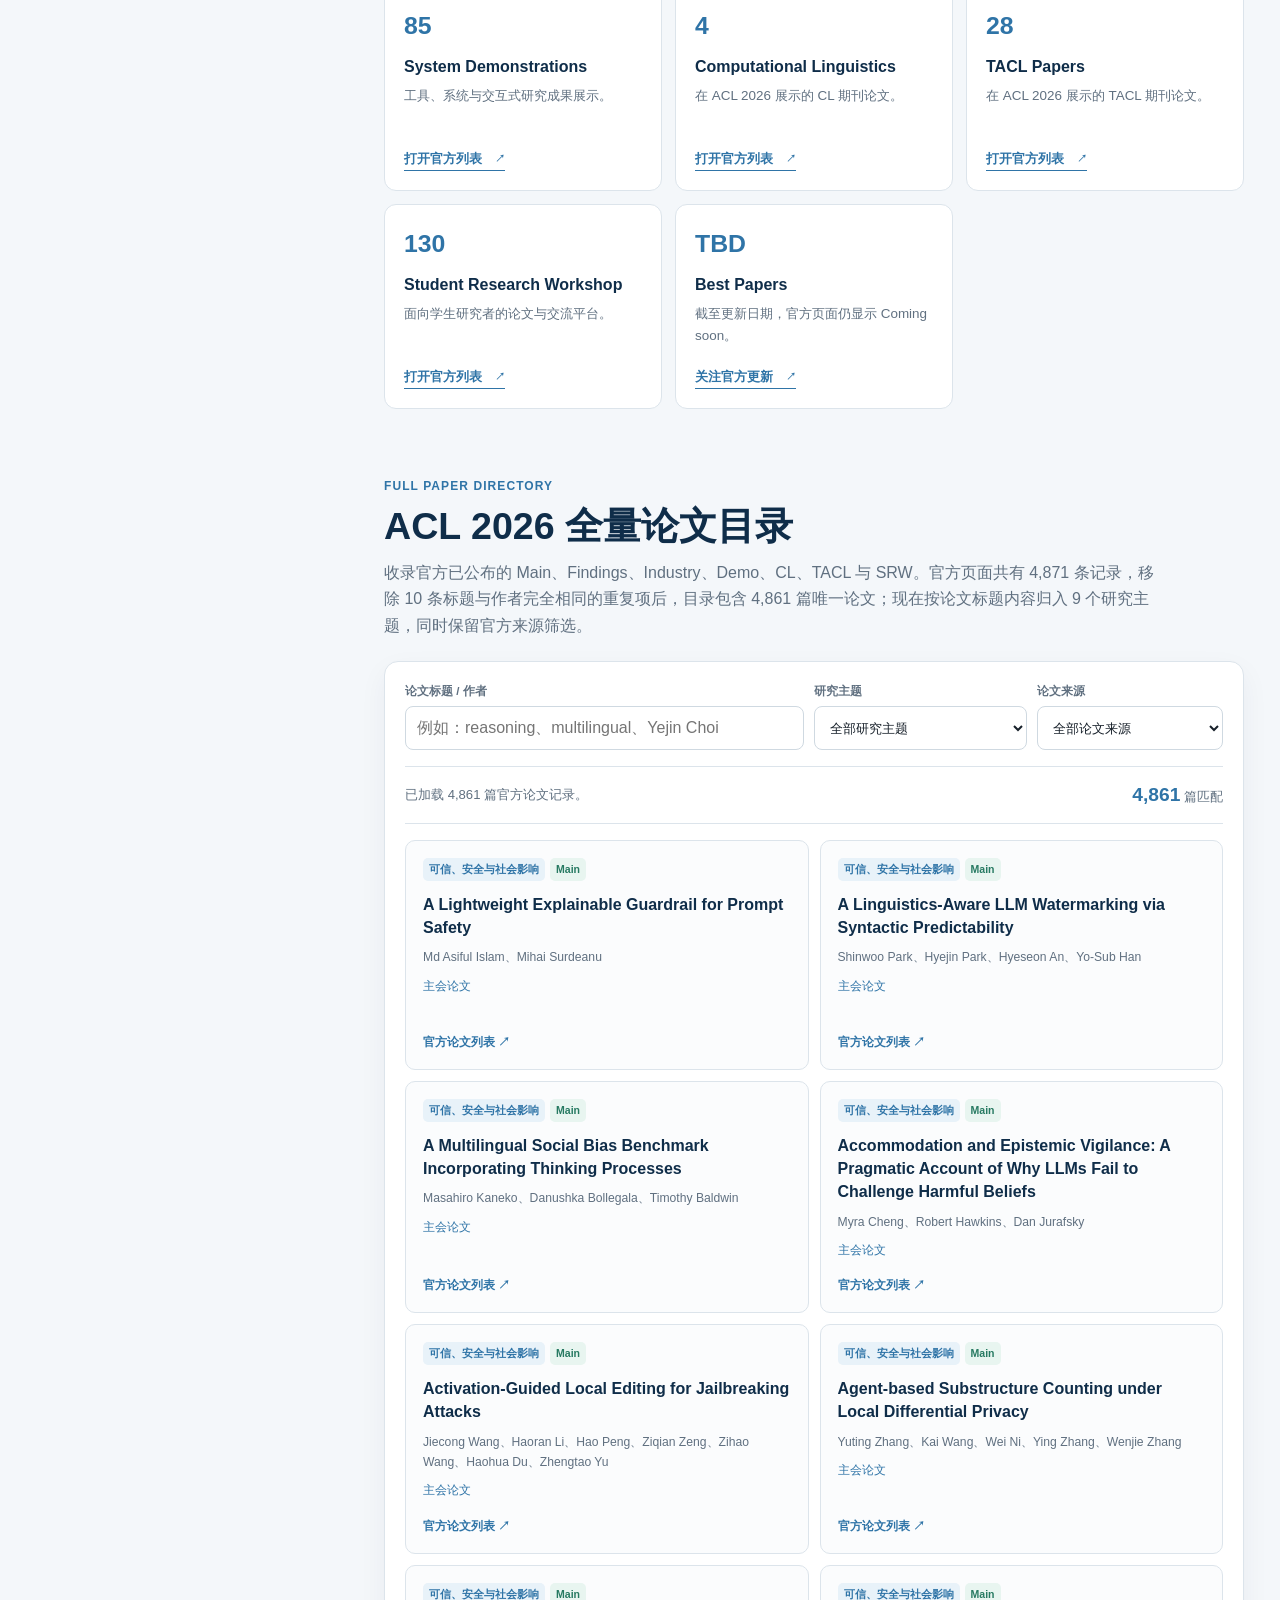
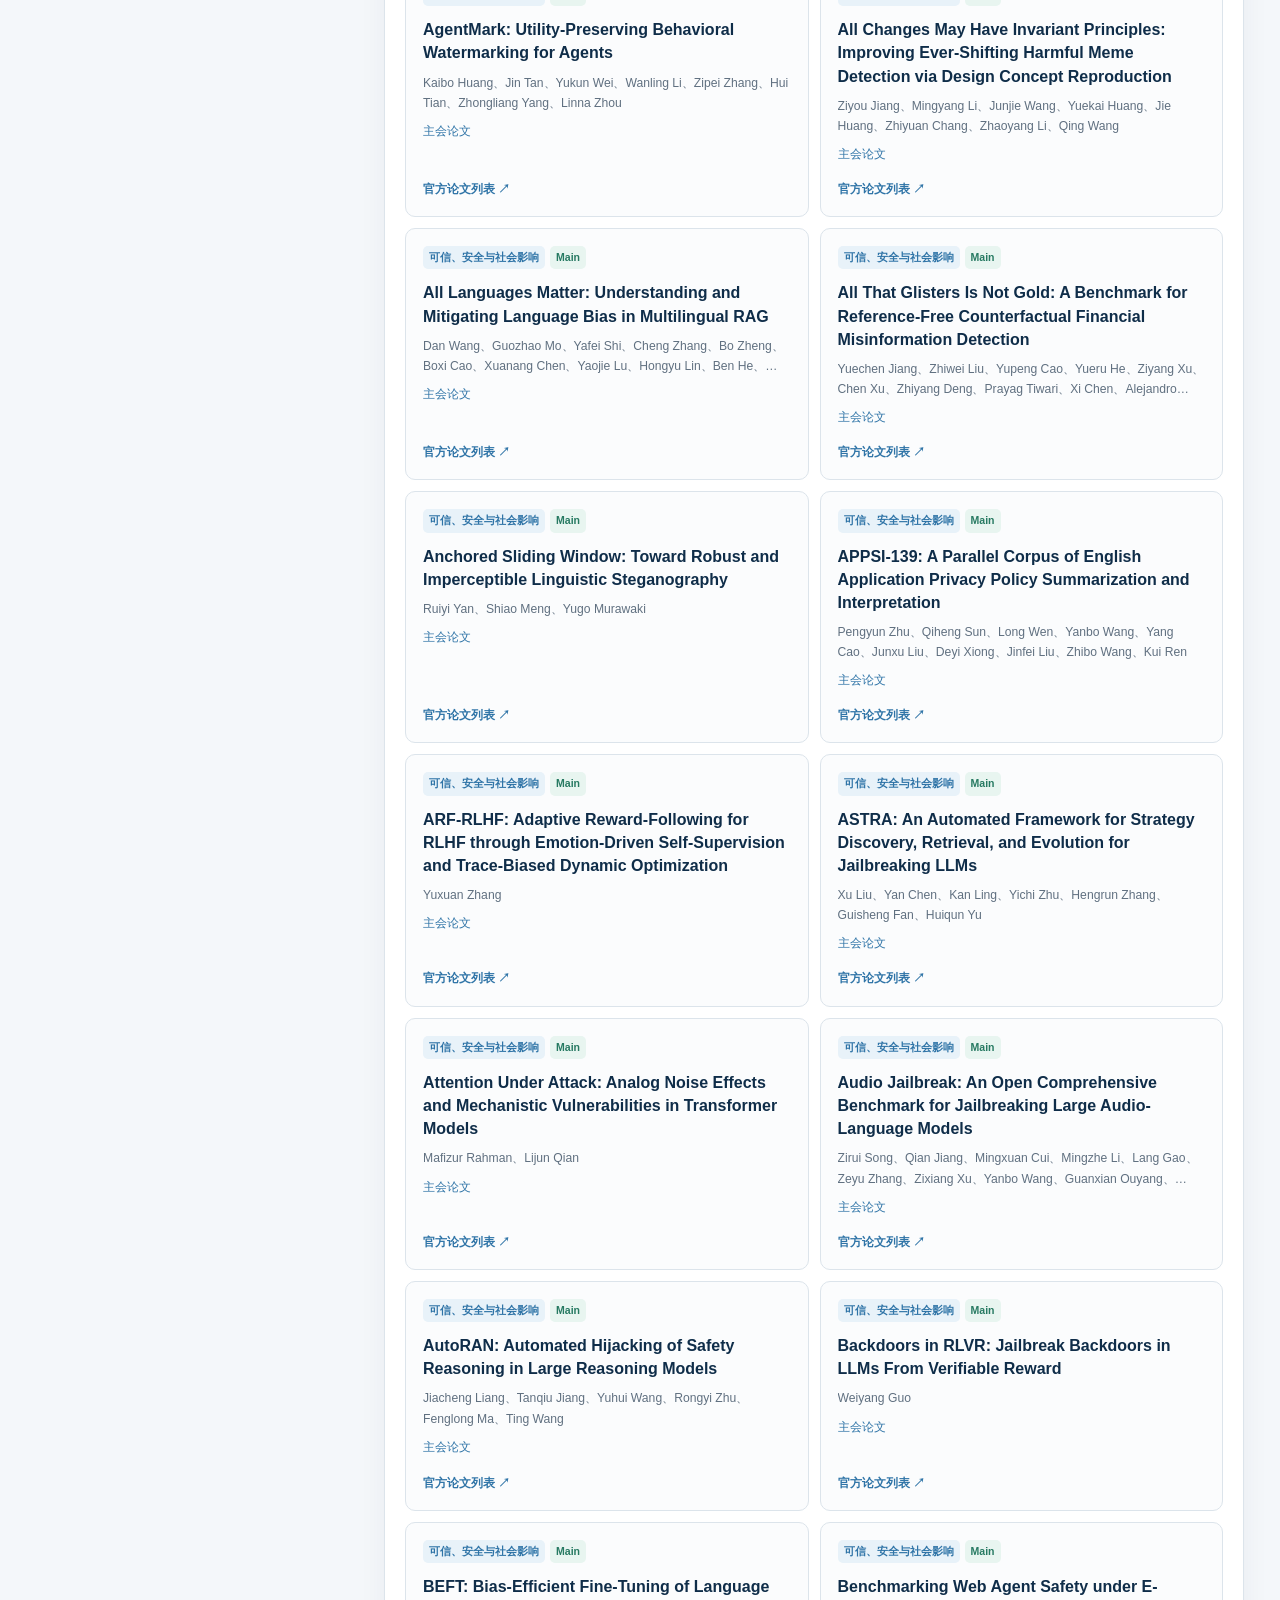
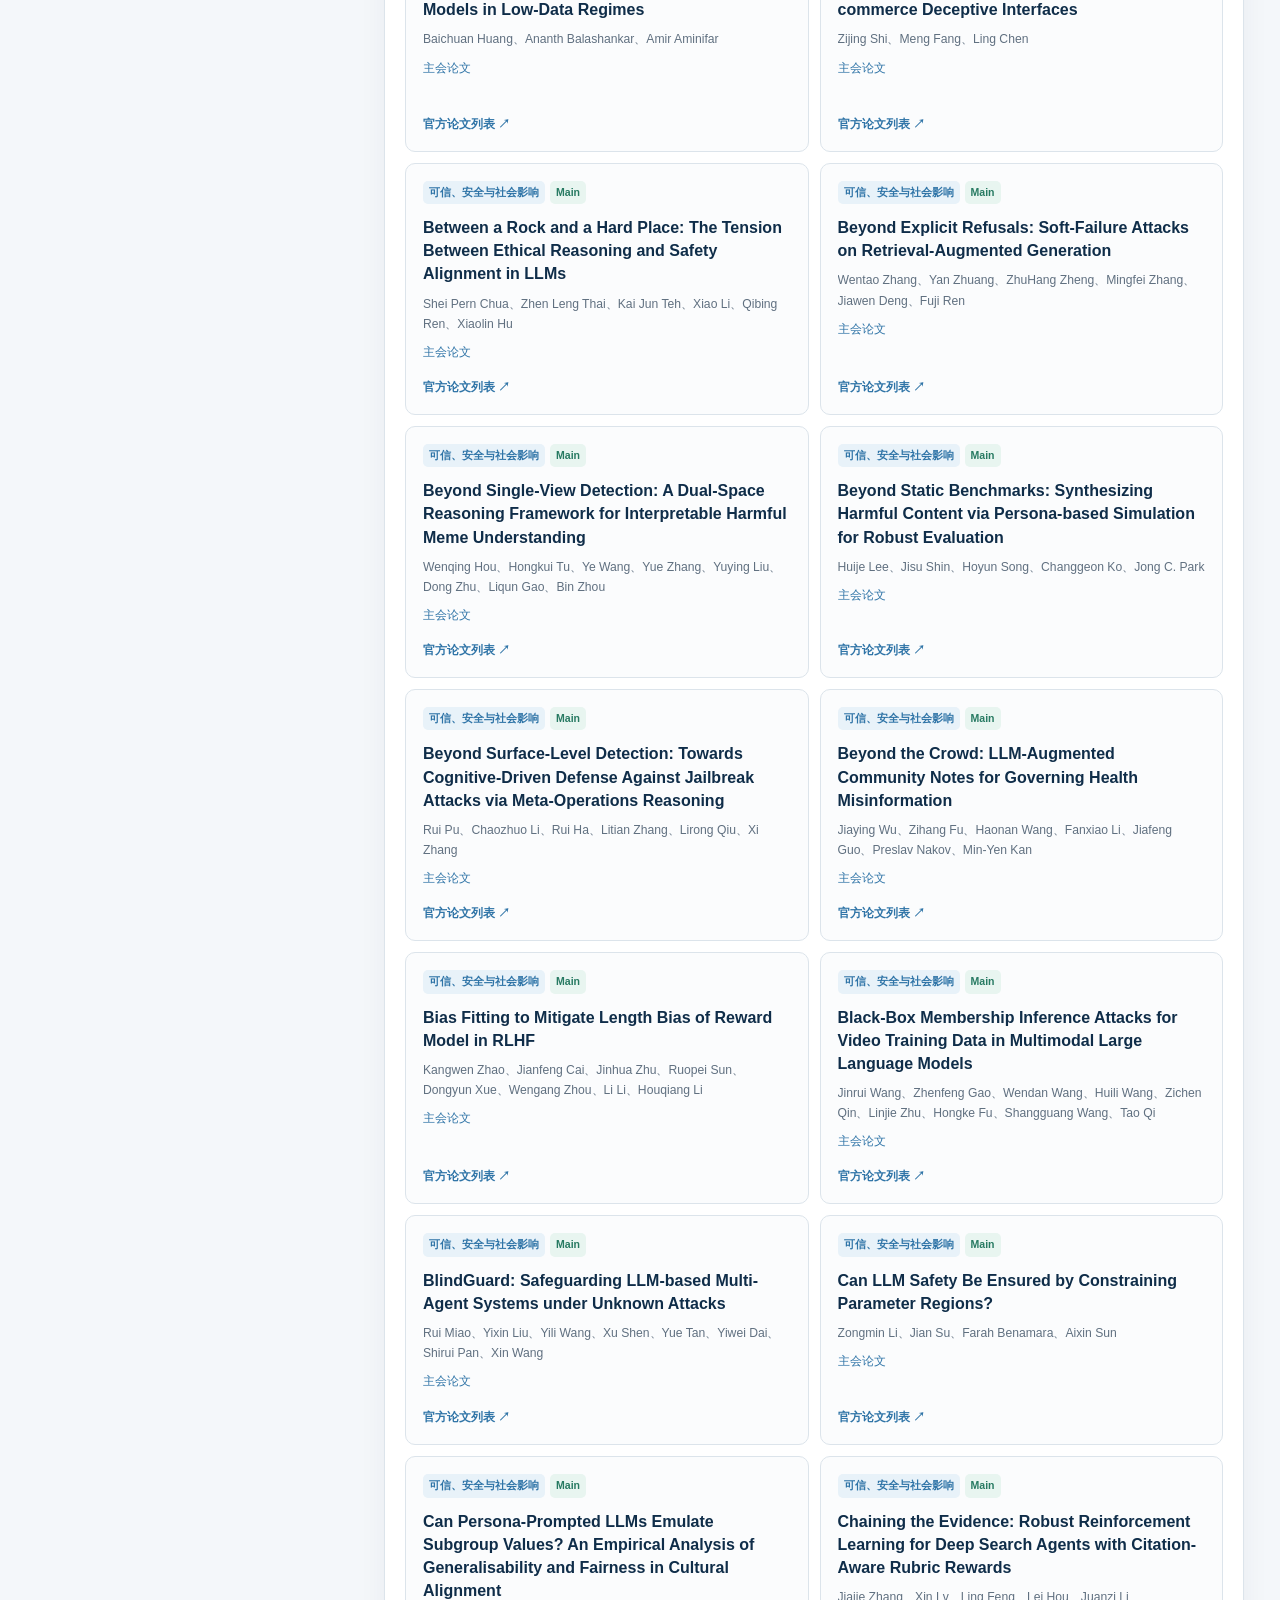
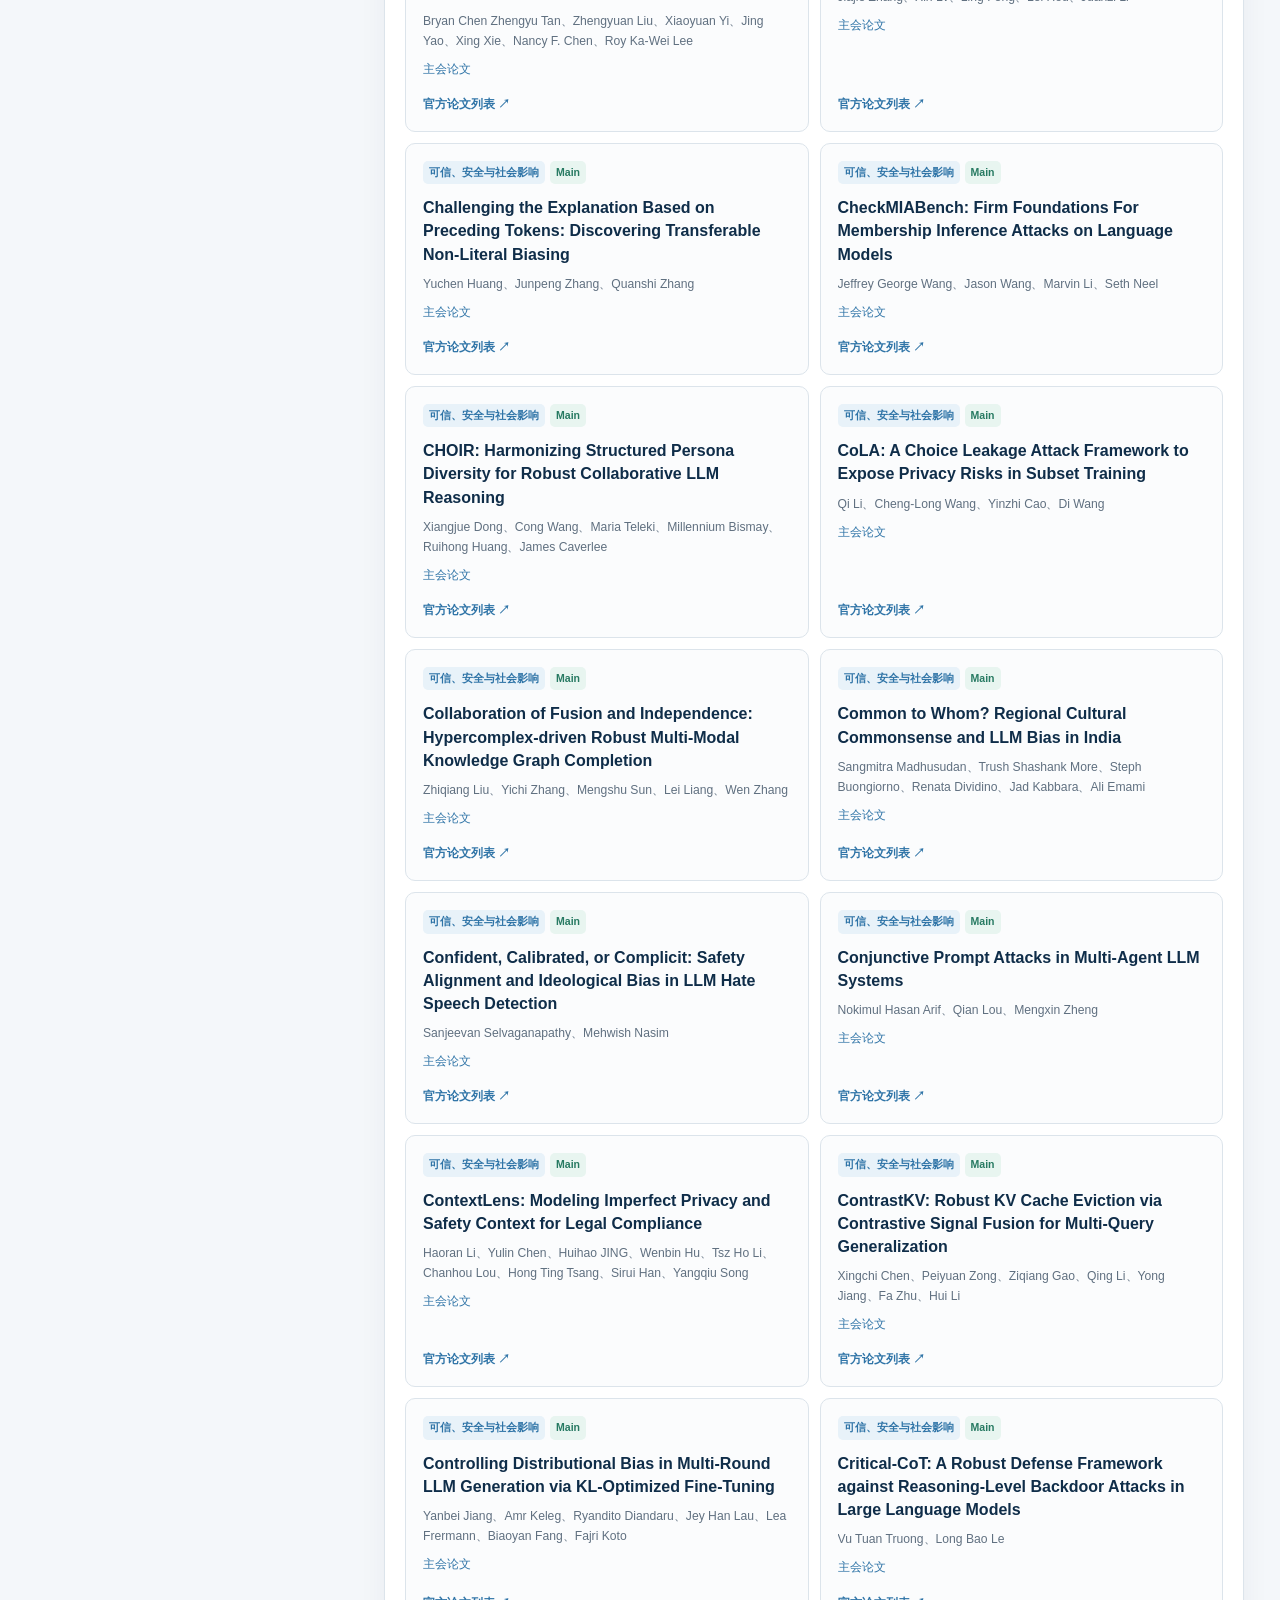
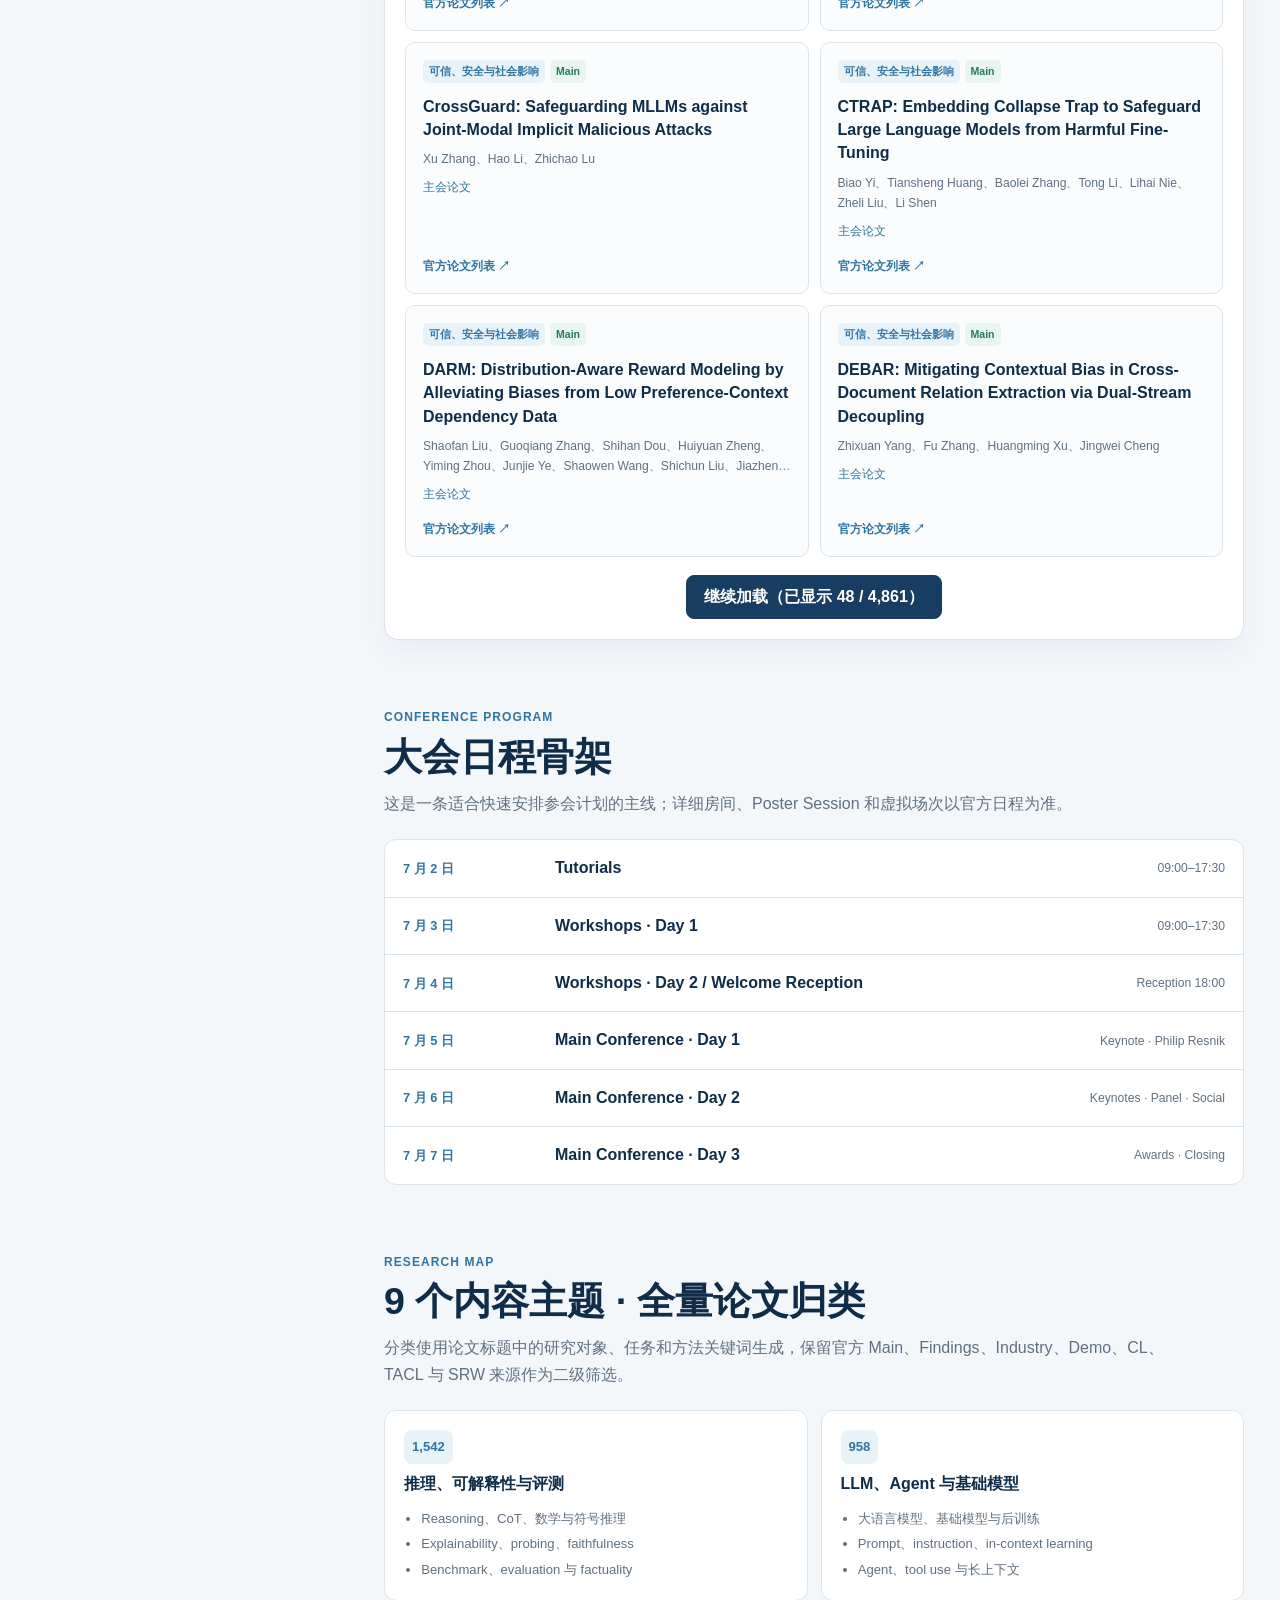
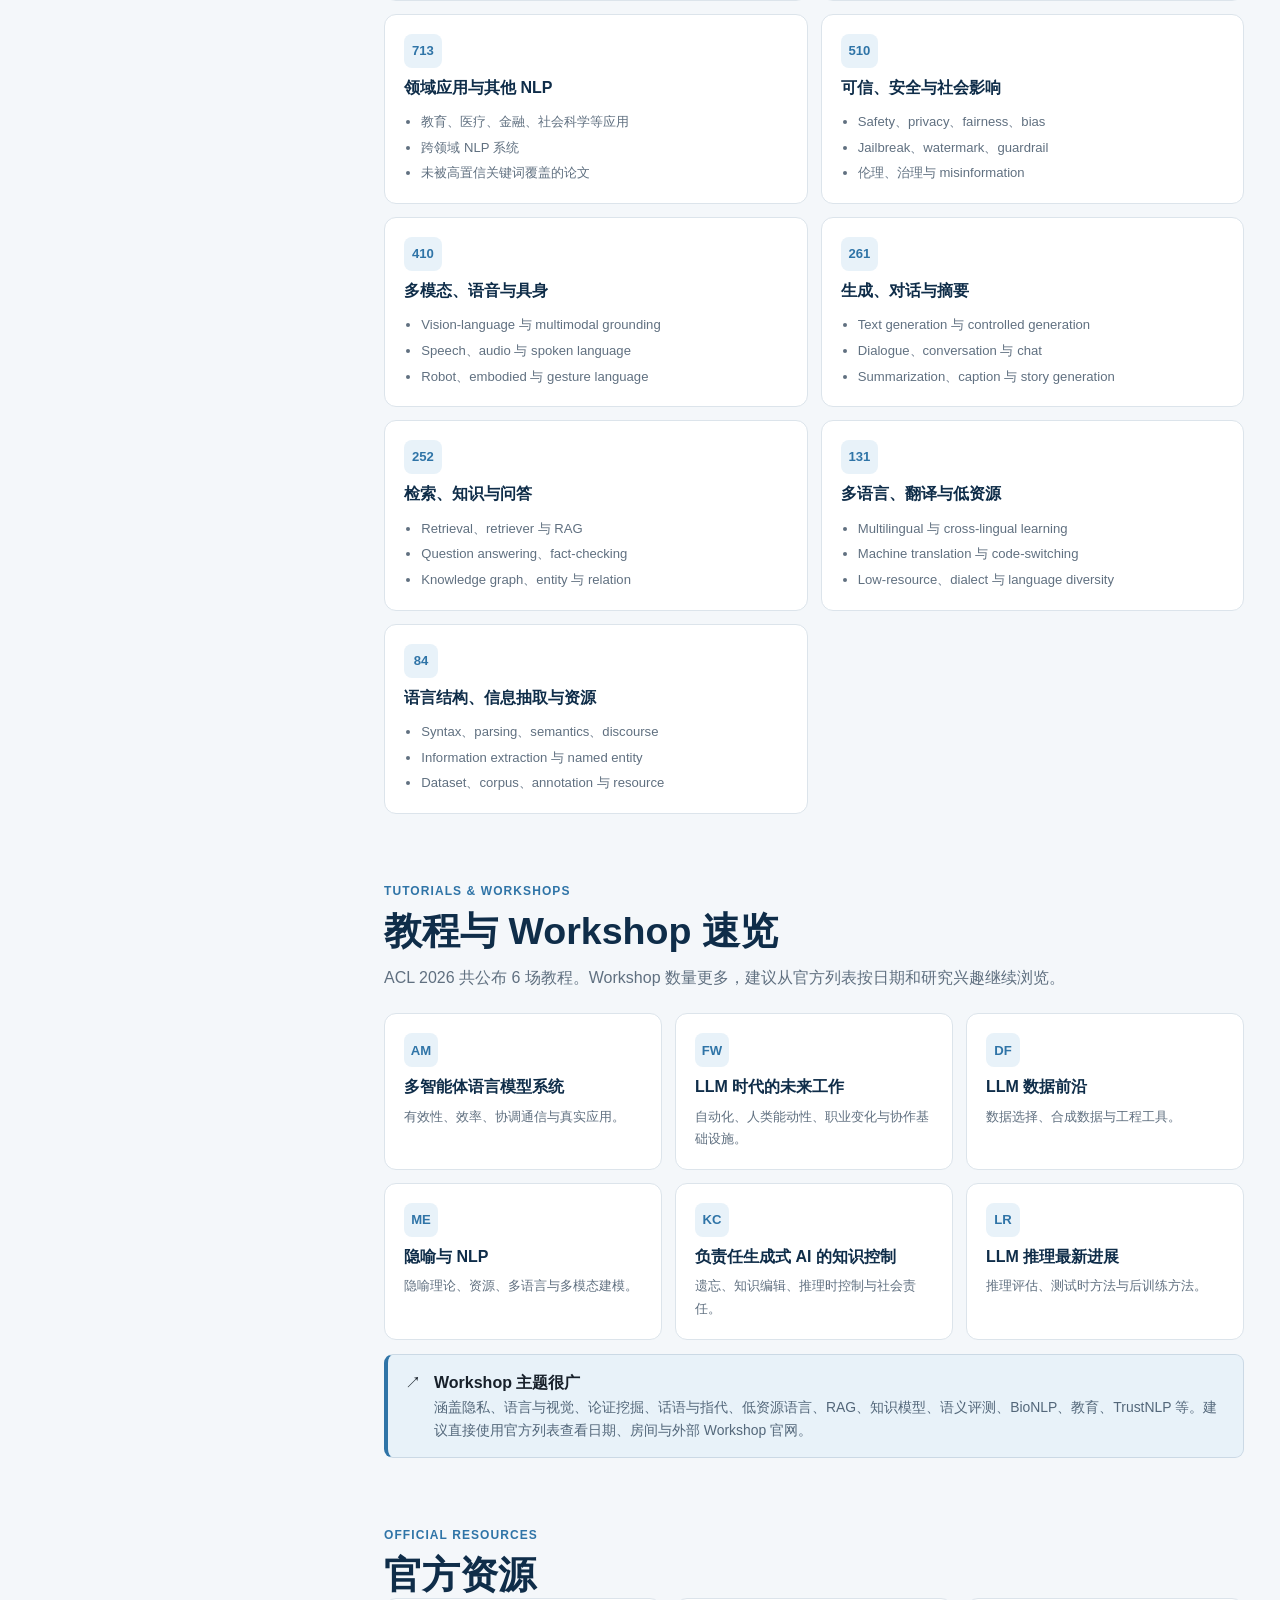
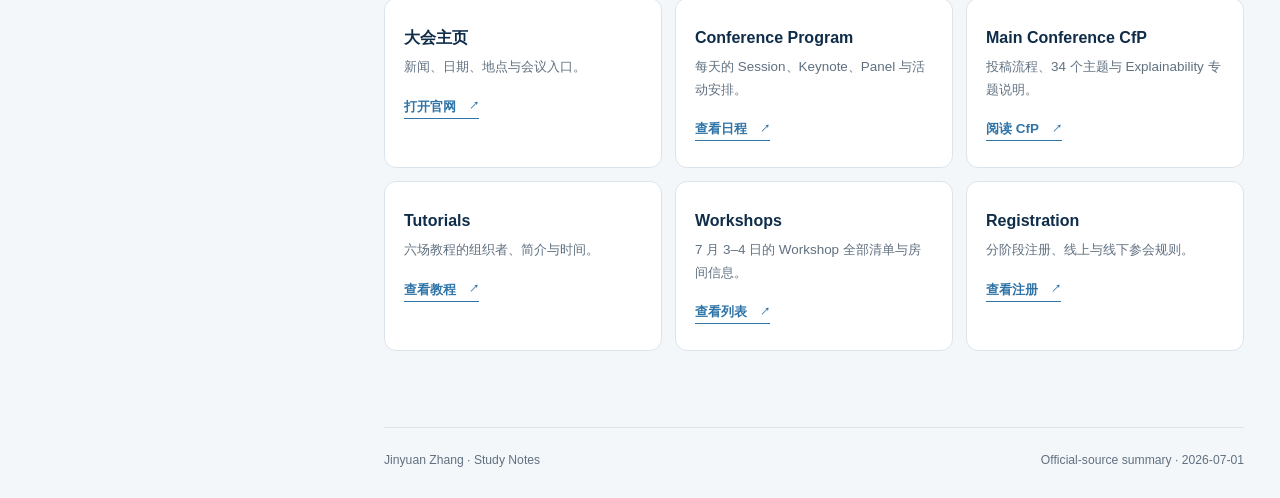
<file: acl-2026.html>
<!doctype html>
<html lang="zh-CN">
  <head>
    <meta charset="utf-8">
    <meta name="viewport" content="width=device-width, initial-scale=1">
    <meta name="description" content="ACL 2026 中文学习笔记：论文入口、会议日程、研究方向、教程与 Workshop">
    <meta name="theme-color" content="#173d63">
    <title>ACL 2026 学习笔记 · Jinyuan Zhang</title>
    <link rel="stylesheet" href="styles.css?v=20260701-1">
    <script src="script.js?v=20260701-1" defer></script>
  </head>
  <body data-page="acl">
    <button class="mobile-menu" type="button" aria-controls="sidebar" aria-expanded="false"><span aria-hidden="true">☰</span><span>导航</span></button>
    <div class="shell">
      <aside class="sidebar" id="sidebar" aria-label="ACL 2026 导航">
        <div class="sidebar-head">
          <a class="brand" href="index.html"><img src="assets/profile.jpg" alt=""><span><strong>Jinyuan Zhang</strong><small>Study Notes</small></span></a>
          <button class="sidebar-close" type="button" aria-label="关闭导航">×</button>
        </div>
        <div class="sidebar-title">
          <p class="kicker">NLP · San Diego</p>
          <h1>ACL 2026 学习笔记</h1>
          <p>第 64 届计算语言学年会：论文入口、议程、教程、Workshop 与主题地图。</p>
        </div>
        <nav class="guide-switcher" aria-label="页面切换">
          <a href="index.html"><span>个人主页</span><small>Home</small></a>
          <a href="notes.html"><span>学习笔记</span><small>Study Notes</small></a>
          <a href="neurips-2026.html"><span>NeurIPS 2026</span><small>评审中</small></a>
          <a class="is-active" href="acl-2026.html"><span>ACL 2026</span><small>论文已公开</small></a>
          <a href="aaai-2026.html"><span>AAAI 2026</span><small>论文已公开</small></a>
          <a href="icml-2026.html"><span>ICML 2026</span><small>论文已公开</small></a>
          <a href="iclr-2026.html"><span>ICLR 2026</span><small>会议已结束</small></a>
          <a href="cvpr-2026.html"><span>CVPR 2026</span><small>会议已结束</small></a>
        </nav>
        <label class="search-box"><span aria-hidden="true">⌕</span><span class="sr-only">搜索 ACL 导航</span><input type="search" data-guide-search placeholder="搜索论文集、日程或主题…"></label>
        <div class="sidebar-stats">
          <div><strong>4,861</strong><span>唯一论文</span></div>
          <div><strong>9</strong><span>内容主题</span></div>
        </div>
        <div class="directory">
          <p class="directory-label">目录浏览</p>
          <details open>
            <summary>会议信息</summary>
            <a href="#overview">大会速览</a>
            <a href="#timeline">关键日期</a>
            <a href="#program">大会日程</a>
          </details>
          <details open>
            <summary>论文与内容</summary>
            <a href="#papers">论文索引</a>
            <a href="#paper-browser">全量论文目录</a>
            <a href="#topics">研究方向</a>
            <a href="#tutorials">教程与 Workshop</a>
          </details>
          <details open>
            <summary>继续阅读</summary>
            <a href="#resources">官方资源</a>
          </details>
        </div>
        <p class="sidebar-note">官方页面共 4,871 条记录；目录移除 10 条完全重复记录，并按标题内容归入 9 个研究主题。<br>更新日期：2026-07-01</p>
      </aside>

      <main class="main" data-search-root>
        <header class="guide-hero" id="overview" data-search-card data-search="ACL 2026 圣迭戈 San Diego NLP 计算语言学">
          <p class="eyebrow">The 64th Annual Meeting of the Association for Computational Linguistics</p>
          <h1>ACL 2026<br>中文学习笔记</h1>
          <p class="hero-lead">2026 年 7 月 2–7 日，美国加州圣迭戈。大会专题为“自然语言处理模型的可解释性”，主会、Findings 与多类论文清单均已公开。</p>
          <div class="hero-meta"><span>San Diego, California</span><span>2026.07.02–07</span><span>Theme · Explainability of NLP Models</span></div>
          <div class="notice">
            <span aria-hidden="true">✓</span>
            <div><strong>论文入口已整理</strong><p>本站不复制其他个人导航的跳转地址，而是直接指向 ACL 2026 官方论文列表、官方日程和官方会议资源。</p></div>
          </div>
        </header>

        <div class="metrics" aria-label="ACL 2026 速览">
          <div class="metric"><strong>4,861</strong><span>唯一论文</span></div>
          <div class="metric"><strong>2,296</strong><span>Main Conference</span></div>
          <div class="metric"><strong>2,165</strong><span>Findings</span></div>
          <div class="metric"><strong>400</strong><span>其他 5 类论文</span></div>
        </div>

        <section class="content-section" id="timeline">
          <p class="eyebrow">Important Dates</p>
          <h2>关键日期</h2>
          <p class="section-intro">ACL 2026 采用 ARR 评审、再向会议 Commitment 的两阶段流程。论文阶段已经结束，当前进入参会与正式会议阶段。</p>
          <div class="timeline-grid">
            <article class="timeline-card is-past" data-search-card data-search="ARR 投稿截止 1月5日"><time>2026-01-05</time><h3>ARR 投稿截止</h3><p>所有主会论文提交到 ACL Rolling Review。</p></article>
            <article class="timeline-card is-past" data-search-card data-search="评审 3月10日"><time>2026-03-10</time><h3>Reviews 可用</h3><p>January cycle 的 reviews 与 meta-reviews 开放。</p></article>
            <article class="timeline-card is-past" data-search-card data-search="commitment 3月14日"><time>2026-03-14</time><h3>Commitment 截止</h3><p>将 ARR 评审结果提交给 ACL 2026 决策。</p></article>
            <article class="timeline-card is-past" data-search-card data-search="录用通知 4月4日"><time>2026-04-04</time><h3>录用通知</h3><p>主会录用结果发布。</p></article>
            <article class="timeline-card is-past" data-search-card data-search="camera ready 4月19日"><time>2026-04-19</time><h3>Camera-ready</h3><p>终稿与撤稿截止。</p></article>
            <article class="timeline-card is-next" data-search-card data-search="tutorial 7月2日"><time>2026-07-02</time><h3>Tutorials</h3><p>六场教程，分上午与下午两个时段。</p></article>
            <article class="timeline-card" data-search-card data-search="workshops 7月3日 7月4日"><time>07-03 → 07-04</time><h3>Workshops</h3><p>专题研讨会与 Welcome Reception。</p></article>
            <article class="timeline-card" data-search-card data-search="main conference 7月5日 7日"><time>07-05 → 07-07</time><h3>Main Conference</h3><p>主会报告、Poster、Panel、Awards 与 Closing。</p></article>
          </div>
        </section>

        <section class="content-section" id="papers">
          <p class="eyebrow">Accepted Papers</p>
          <h2>官方论文索引</h2>
          <p class="section-intro">以下数字来自 ACL 2026 官方列表页面的条目计数。点击卡片直接进入官方清单，不经过第三方个人页面。</p>
          <div class="paper-grid">
            <article class="paper-link-card" data-search-card data-search="Main Conference 主会论文 2296 2306"><span class="paper-count">2,296</span><h3>Main Conference</h3><p>官方页面有 2,306 条记录；移除 10 条完全重复项后为 2,296 篇。</p><a class="card-link" href="https://2026.aclweb.org/program/accepted_papers/" target="_blank" rel="noreferrer">打开官方列表</a></article>
            <article class="paper-link-card" data-search-card data-search="Findings 2165 论文"><span class="paper-count">2,165</span><h3>Findings</h3><p>Findings of ACL 2026 论文列表。</p><a class="card-link" href="https://2026.aclweb.org/program/findings/" target="_blank" rel="noreferrer">打开官方列表</a></article>
            <article class="paper-link-card" data-search-card data-search="Industry Track 153 产业论文"><span class="paper-count">153</span><h3>Industry Track</h3><p>产业实践、真实部署与应用研究。</p><a class="card-link" href="https://2026.aclweb.org/program/industry/" target="_blank" rel="noreferrer">打开官方列表</a></article>
            <article class="paper-link-card" data-search-card data-search="System Demonstrations Demo 85 系统演示"><span class="paper-count">85</span><h3>System Demonstrations</h3><p>工具、系统与交互式研究成果展示。</p><a class="card-link" href="https://2026.aclweb.org/program/demo/" target="_blank" rel="noreferrer">打开官方列表</a></article>
            <article class="paper-link-card" data-search-card data-search="Computational Linguistics CL 4 期刊论文"><span class="paper-count">4</span><h3>Computational Linguistics</h3><p>在 ACL 2026 展示的 CL 期刊论文。</p><a class="card-link" href="https://2026.aclweb.org/program/cl_papers/" target="_blank" rel="noreferrer">打开官方列表</a></article>
            <article class="paper-link-card" data-search-card data-search="TACL Transactions ACL 28 期刊论文"><span class="paper-count">28</span><h3>TACL Papers</h3><p>在 ACL 2026 展示的 TACL 期刊论文。</p><a class="card-link" href="https://2026.aclweb.org/program/tacl_papers/" target="_blank" rel="noreferrer">打开官方列表</a></article>
            <article class="paper-link-card" data-search-card data-search="Student Research Workshop SRW 130 学生研究"><span class="paper-count">130</span><h3>Student Research Workshop</h3><p>面向学生研究者的论文与交流平台。</p><a class="card-link" href="https://2026.aclweb.org/program/srw_papers/" target="_blank" rel="noreferrer">打开官方列表</a></article>
            <article class="paper-link-card" data-search-card data-search="Best Papers 最佳论文 尚未公布"><span class="paper-count">TBD</span><h3>Best Papers</h3><p>截至更新日期，官方页面仍显示 Coming soon。</p><a class="card-link" href="https://2026.aclweb.org/program/best_papers/" target="_blank" rel="noreferrer">关注官方更新</a></article>
          </div>
        </section>

        <section class="content-section" id="paper-browser" data-paper-browser data-source="data/acl-2026-papers.json?v=20260626-1" data-group-label="全部研究主题" data-type-label="全部论文来源">
          <p class="eyebrow">Full Paper Directory</p>
          <h2>ACL 2026 全量论文目录</h2>
          <p class="section-intro">收录官方已公布的 Main、Findings、Industry、Demo、CL、TACL 与 SRW。官方页面共有 4,871 条记录，移除 10 条标题与作者完全相同的重复项后，目录包含 4,861 篇唯一论文；现在按论文标题内容归入 9 个研究主题，同时保留官方来源筛选。</p>
          <div class="paper-browser-panel">
            <div class="catalog-toolbar">
              <label class="catalog-control">
                <span>论文标题 / 作者</span>
                <input type="search" data-paper-query placeholder="例如：reasoning、multilingual、Yejin Choi">
              </label>
              <label class="catalog-control">
                <span>研究主题</span>
                <select data-paper-group></select>
              </label>
              <label class="catalog-control">
                <span>论文来源</span>
                <select data-paper-type></select>
              </label>
            </div>
            <div class="catalog-summary">
              <span data-paper-status>正在加载 ACL 官方论文数据…</span>
              <span><strong data-paper-count>—</strong> 篇匹配</span>
            </div>
            <div class="catalog-paper-list" data-paper-list></div>
            <button class="catalog-more" type="button" data-paper-more hidden>继续加载</button>
          </div>
        </section>

        <section class="content-section" id="program">
          <p class="eyebrow">Conference Program</p>
          <h2>大会日程骨架</h2>
          <p class="section-intro">这是一条适合快速安排参会计划的主线；详细房间、Poster Session 和虚拟场次以官方日程为准。</p>
          <div class="agenda">
            <div class="agenda-row" data-search-card data-search="7月2日 tutorials 教程"><time>7 月 2 日</time><strong>Tutorials</strong><span>09:00–17:30</span></div>
            <div class="agenda-row" data-search-card data-search="7月3日 workshops"><time>7 月 3 日</time><strong>Workshops · Day 1</strong><span>09:00–17:30</span></div>
            <div class="agenda-row" data-search-card data-search="7月4日 workshops reception 烟花"><time>7 月 4 日</time><strong>Workshops · Day 2 / Welcome Reception</strong><span>Reception 18:00</span></div>
            <div class="agenda-row" data-search-card data-search="7月5日 main keynote Philip Resnik"><time>7 月 5 日</time><strong>Main Conference · Day 1</strong><span>Keynote · Philip Resnik</span></div>
            <div class="agenda-row" data-search-card data-search="7月6日 keynote Yue Zhang Tania Lombrozo panel"><time>7 月 6 日</time><strong>Main Conference · Day 2</strong><span>Keynotes · Panel · Social</span></div>
            <div class="agenda-row" data-search-card data-search="7月7日 awards closing"><time>7 月 7 日</time><strong>Main Conference · Day 3</strong><span>Awards · Closing</span></div>
          </div>
        </section>

        <section class="content-section" id="topics">
          <p class="eyebrow">Research Map</p>
          <h2>9 个内容主题 · 全量论文归类</h2>
          <p class="section-intro">分类使用论文标题中的研究对象、任务和方法关键词生成，保留官方 Main、Findings、Industry、Demo、CL、TACL 与 SRW 来源作为二级筛选。</p>
          <div class="topic-grid">
            <article class="topic-card" data-search-card data-search="推理 可解释性 评测 benchmark hallucination reasoning 1542"><span class="topic-number">1,542</span><h3>推理、可解释性与评测</h3><ul><li>Reasoning、CoT、数学与符号推理</li><li>Explainability、probing、faithfulness</li><li>Benchmark、evaluation 与 factuality</li></ul></article>
            <article class="topic-card" data-search-card data-search="LLM Agent 基础模型 prompt instruction RAG 958"><span class="topic-number">958</span><h3>LLM、Agent 与基础模型</h3><ul><li>大语言模型、基础模型与后训练</li><li>Prompt、instruction、in-context learning</li><li>Agent、tool use 与长上下文</li></ul></article>
            <article class="topic-card" data-search-card data-search="领域应用 其他 NLP 713"><span class="topic-number">713</span><h3>领域应用与其他 NLP</h3><ul><li>教育、医疗、金融、社会科学等应用</li><li>跨领域 NLP 系统</li><li>未被高置信关键词覆盖的论文</li></ul></article>
            <article class="topic-card" data-search-card data-search="安全 公平 隐私 偏见 可信 社会影响 510"><span class="topic-number">510</span><h3>可信、安全与社会影响</h3><ul><li>Safety、privacy、fairness、bias</li><li>Jailbreak、watermark、guardrail</li><li>伦理、治理与 misinformation</li></ul></article>
            <article class="topic-card" data-search-card data-search="多模态 语音 视觉 grounding robot 410"><span class="topic-number">410</span><h3>多模态、语音与具身</h3><ul><li>Vision-language 与 multimodal grounding</li><li>Speech、audio 与 spoken language</li><li>Robot、embodied 与 gesture language</li></ul></article>
            <article class="topic-card" data-search-card data-search="生成 对话 摘要 generation dialogue summarization 261"><span class="topic-number">261</span><h3>生成、对话与摘要</h3><ul><li>Text generation 与 controlled generation</li><li>Dialogue、conversation 与 chat</li><li>Summarization、caption 与 story generation</li></ul></article>
            <article class="topic-card" data-search-card data-search="检索 知识 问答 RAG QA knowledge 252"><span class="topic-number">252</span><h3>检索、知识与问答</h3><ul><li>Retrieval、retriever 与 RAG</li><li>Question answering、fact-checking</li><li>Knowledge graph、entity 与 relation</li></ul></article>
            <article class="topic-card" data-search-card data-search="多语言 翻译 低资源 multilingual translation 131"><span class="topic-number">131</span><h3>多语言、翻译与低资源</h3><ul><li>Multilingual 与 cross-lingual learning</li><li>Machine translation 与 code-switching</li><li>Low-resource、dialect 与 language diversity</li></ul></article>
            <article class="topic-card" data-search-card data-search="语言结构 信息抽取 资源 syntax parsing corpus 84"><span class="topic-number">84</span><h3>语言结构、信息抽取与资源</h3><ul><li>Syntax、parsing、semantics、discourse</li><li>Information extraction 与 named entity</li><li>Dataset、corpus、annotation 与 resource</li></ul></article>
          </div>
          <p class="empty-state" data-search-empty hidden>没有找到匹配的 ACL 内容。</p>
        </section>

        <section class="content-section" id="tutorials">
          <p class="eyebrow">Tutorials & Workshops</p>
          <h2>教程与 Workshop 速览</h2>
          <p class="section-intro">ACL 2026 共公布 6 场教程。Workshop 数量更多，建议从官方列表按日期和研究兴趣继续浏览。</p>
          <div class="info-grid">
            <article class="info-card" data-search-card data-search="多智能体 Multi-Agent LLM tutorial"><span class="icon">AM</span><h3>多智能体语言模型系统</h3><p>有效性、效率、协调通信与真实应用。</p></article>
            <article class="info-card" data-search-card data-search="Future of Work LLM 人类工作"><span class="icon">FW</span><h3>LLM 时代的未来工作</h3><p>自动化、人类能动性、职业变化与协作基础设施。</p></article>
            <article class="info-card" data-search-card data-search="Data Frontier selection synthesis tools 数据"><span class="icon">DF</span><h3>LLM 数据前沿</h3><p>数据选择、合成数据与工程工具。</p></article>
            <article class="info-card" data-search-card data-search="Metaphors metaphor NLP 隐喻"><span class="icon">ME</span><h3>隐喻与 NLP</h3><p>隐喻理论、资源、多语言与多模态建模。</p></article>
            <article class="info-card" data-search-card data-search="Knowledge Control Responsible Generative AI 知识控制"><span class="icon">KC</span><h3>负责任生成式 AI 的知识控制</h3><p>遗忘、知识编辑、推理时控制与社会责任。</p></article>
            <article class="info-card" data-search-card data-search="LLM Reasoning 推理 tutorial"><span class="icon">LR</span><h3>LLM 推理最新进展</h3><p>推理评估、测试时方法与后训练方法。</p></article>
          </div>
          <div class="notice" style="margin-top: 14px" data-search-card data-search="Workshop CustomNLP Privacy Multimodal SemEval BioNLP TrustNLP">
            <span aria-hidden="true">↗</span>
            <div><strong>Workshop 主题很广</strong><p>涵盖隐私、语言与视觉、论证挖掘、话语与指代、低资源语言、RAG、知识模型、语义评测、BioNLP、教育、TrustNLP 等。建议直接使用官方列表查看日期、房间与外部 Workshop 官网。</p></div>
          </div>
        </section>

        <section class="content-section" id="resources">
          <p class="eyebrow">Official Resources</p>
          <h2>官方资源</h2>
          <div class="resource-grid">
            <article class="resource-card" data-search-card data-search="ACL 2026 官网"><h3>大会主页</h3><p>新闻、日期、地点与会议入口。</p><a class="card-link" href="https://2026.aclweb.org/" target="_blank" rel="noreferrer">打开官网</a></article>
            <article class="resource-card" data-search-card data-search="Program 日程"><h3>Conference Program</h3><p>每天的 Session、Keynote、Panel 与活动安排。</p><a class="card-link" href="https://2026.aclweb.org/program/" target="_blank" rel="noreferrer">查看日程</a></article>
            <article class="resource-card" data-search-card data-search="Call for Papers CfP 投稿主题"><h3>Main Conference CfP</h3><p>投稿流程、34 个主题与 Explainability 专题说明。</p><a class="card-link" href="https://2026.aclweb.org/calls/main_conference_papers/" target="_blank" rel="noreferrer">阅读 CfP</a></article>
            <article class="resource-card" data-search-card data-search="Tutorials 教程"><h3>Tutorials</h3><p>六场教程的组织者、简介与时间。</p><a class="card-link" href="https://2026.aclweb.org/program/tutorials/" target="_blank" rel="noreferrer">查看教程</a></article>
            <article class="resource-card" data-search-card data-search="Workshops 研讨会"><h3>Workshops</h3><p>7 月 3–4 日的 Workshop 全部清单与房间信息。</p><a class="card-link" href="https://2026.aclweb.org/program/workshops/" target="_blank" rel="noreferrer">查看列表</a></article>
            <article class="resource-card" data-search-card data-search="Registration 注册 费用"><h3>Registration</h3><p>分阶段注册、线上与线下参会规则。</p><a class="card-link" href="https://2026.aclweb.org/registration/" target="_blank" rel="noreferrer">查看注册</a></article>
          </div>
        </section>
        <footer class="site-footer"><span>Jinyuan Zhang · Study Notes</span><span>Official-source summary · 2026-07-01</span></footer>
      </main>
    </div>
    <div class="sidebar-backdrop" hidden></div>
  </body>
</html>
</file>
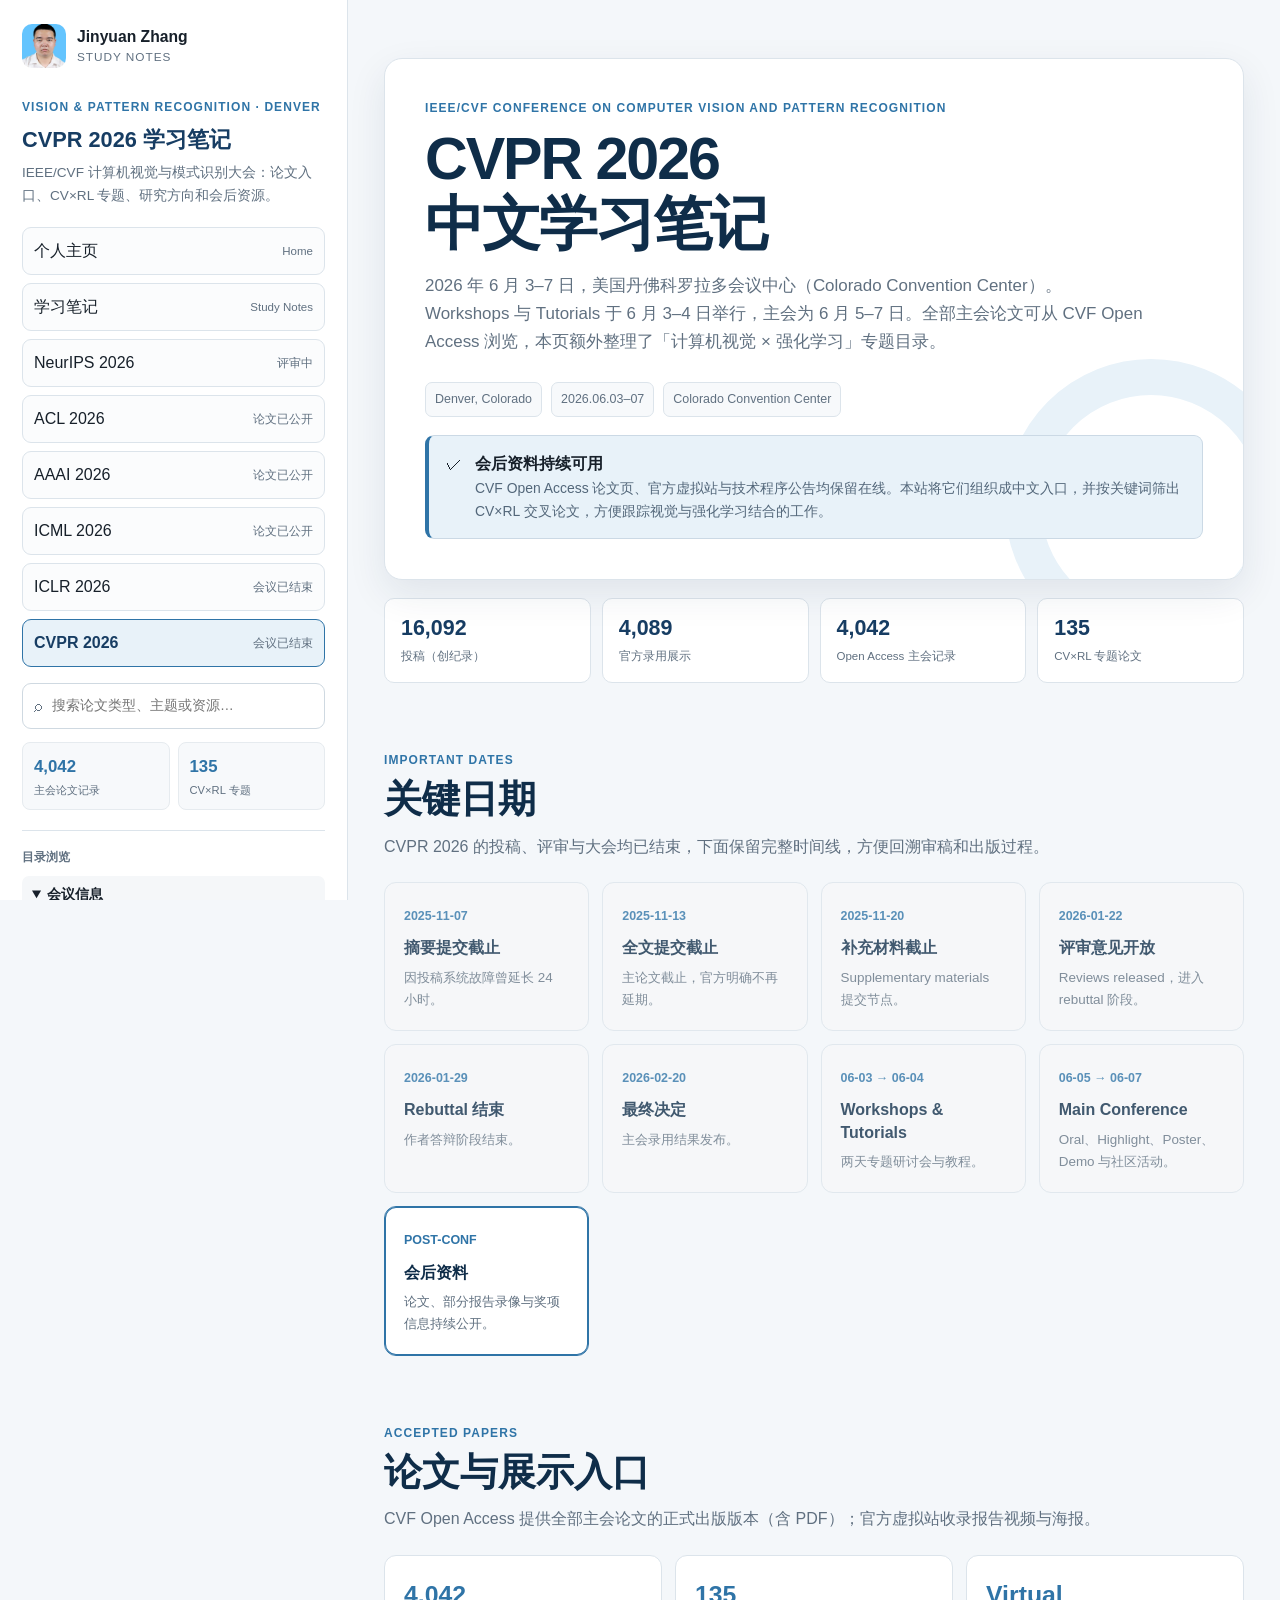
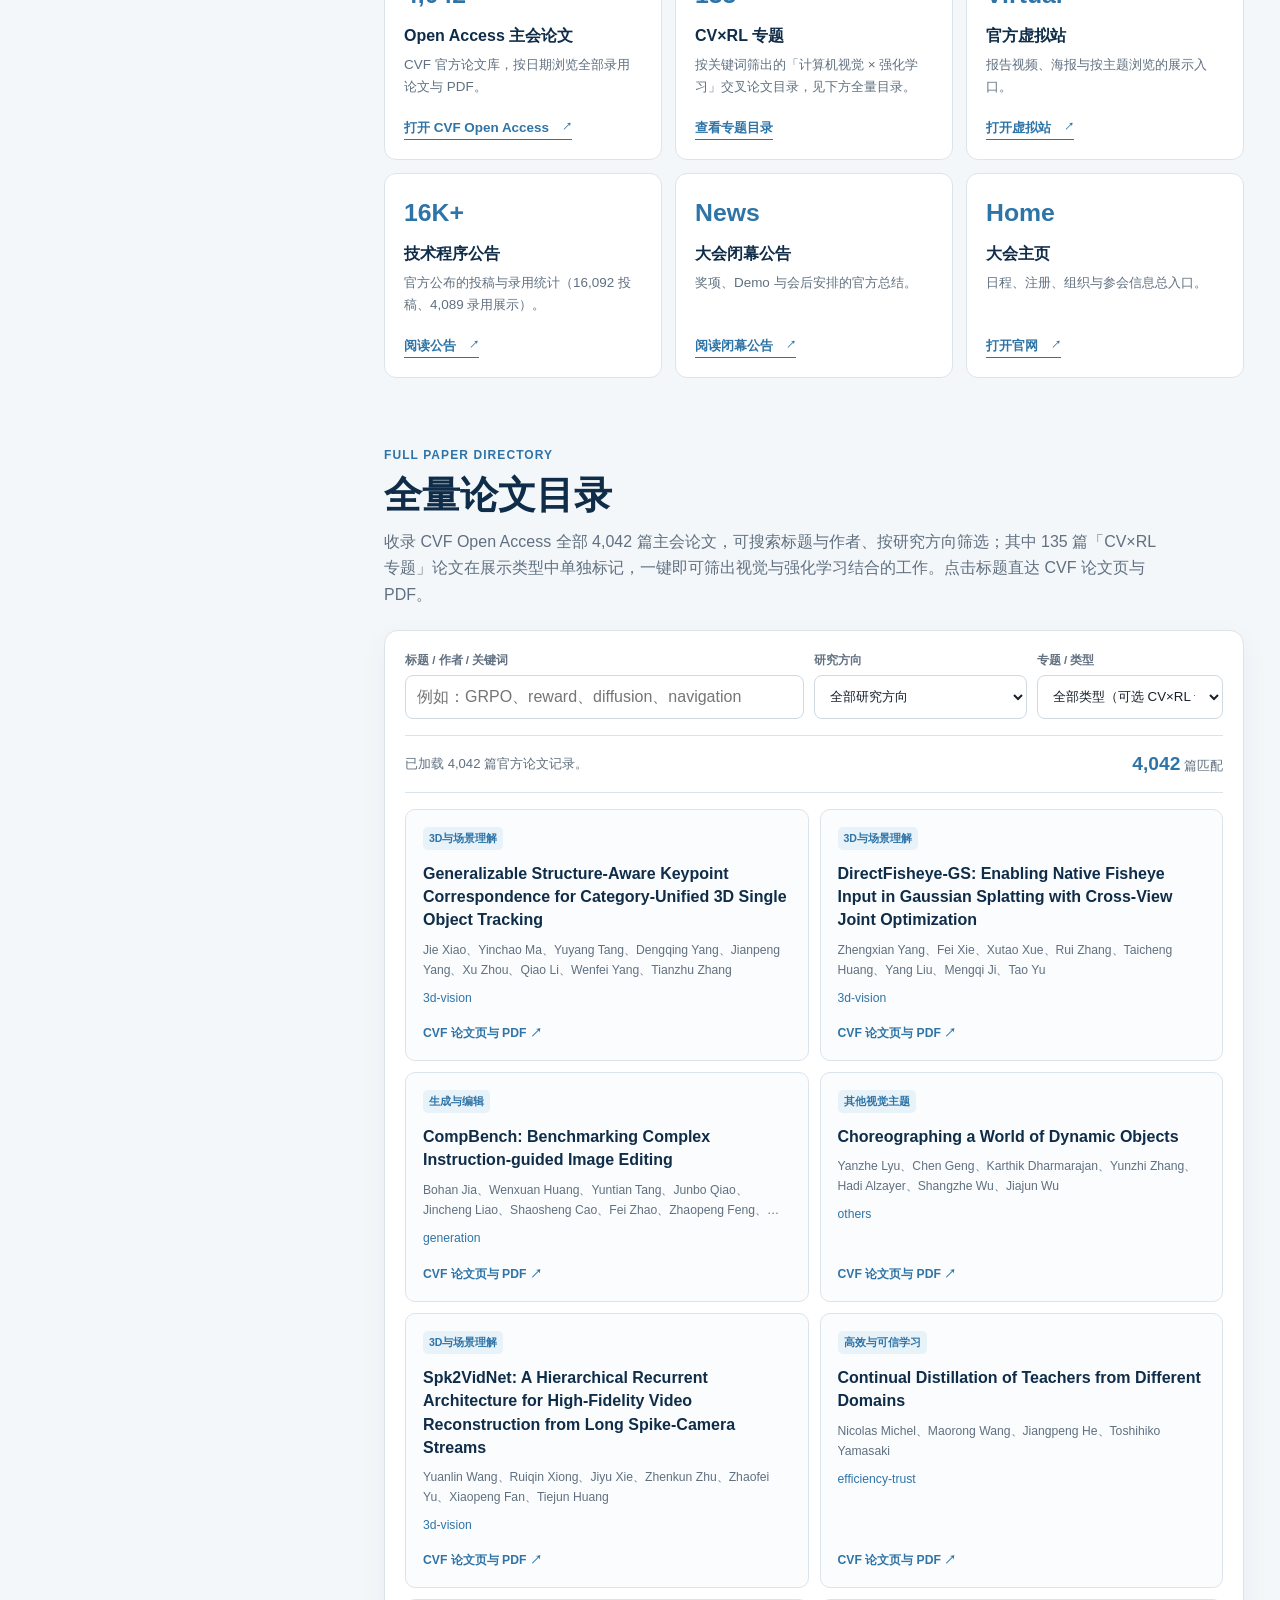
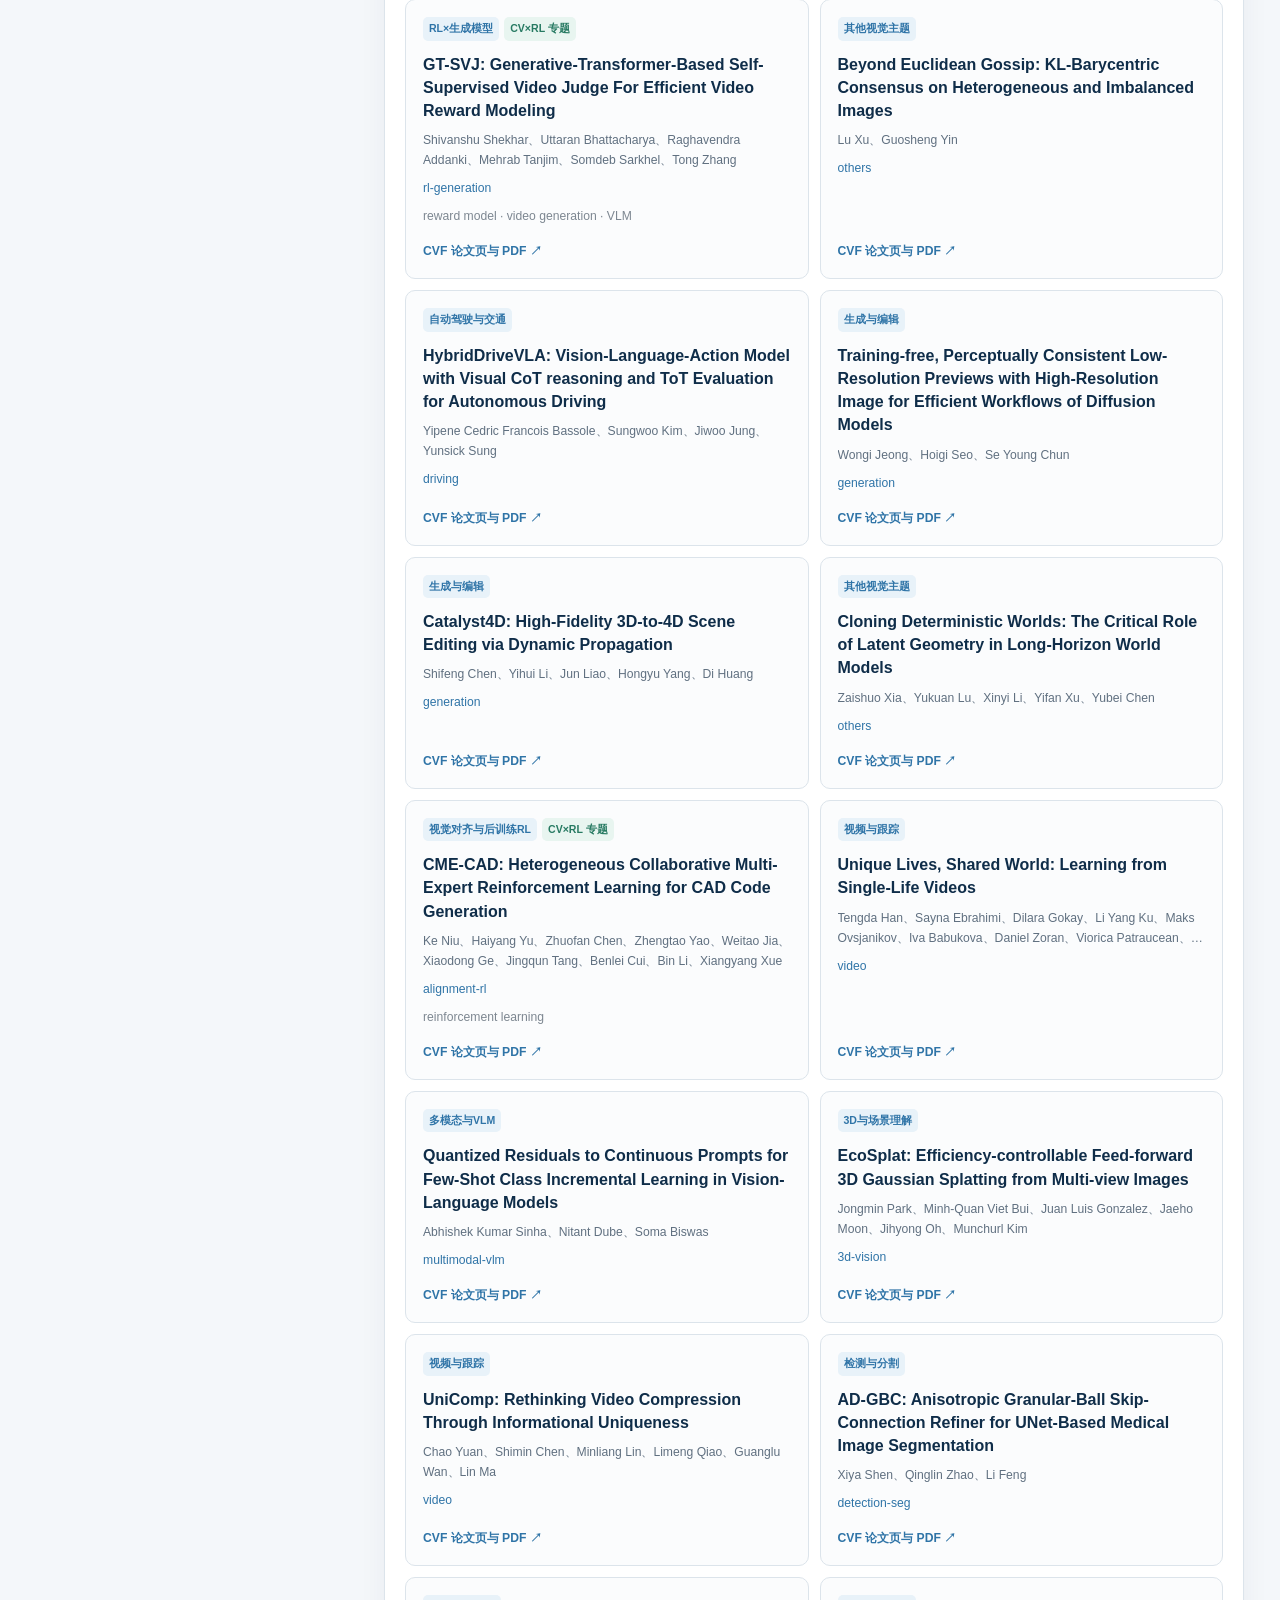
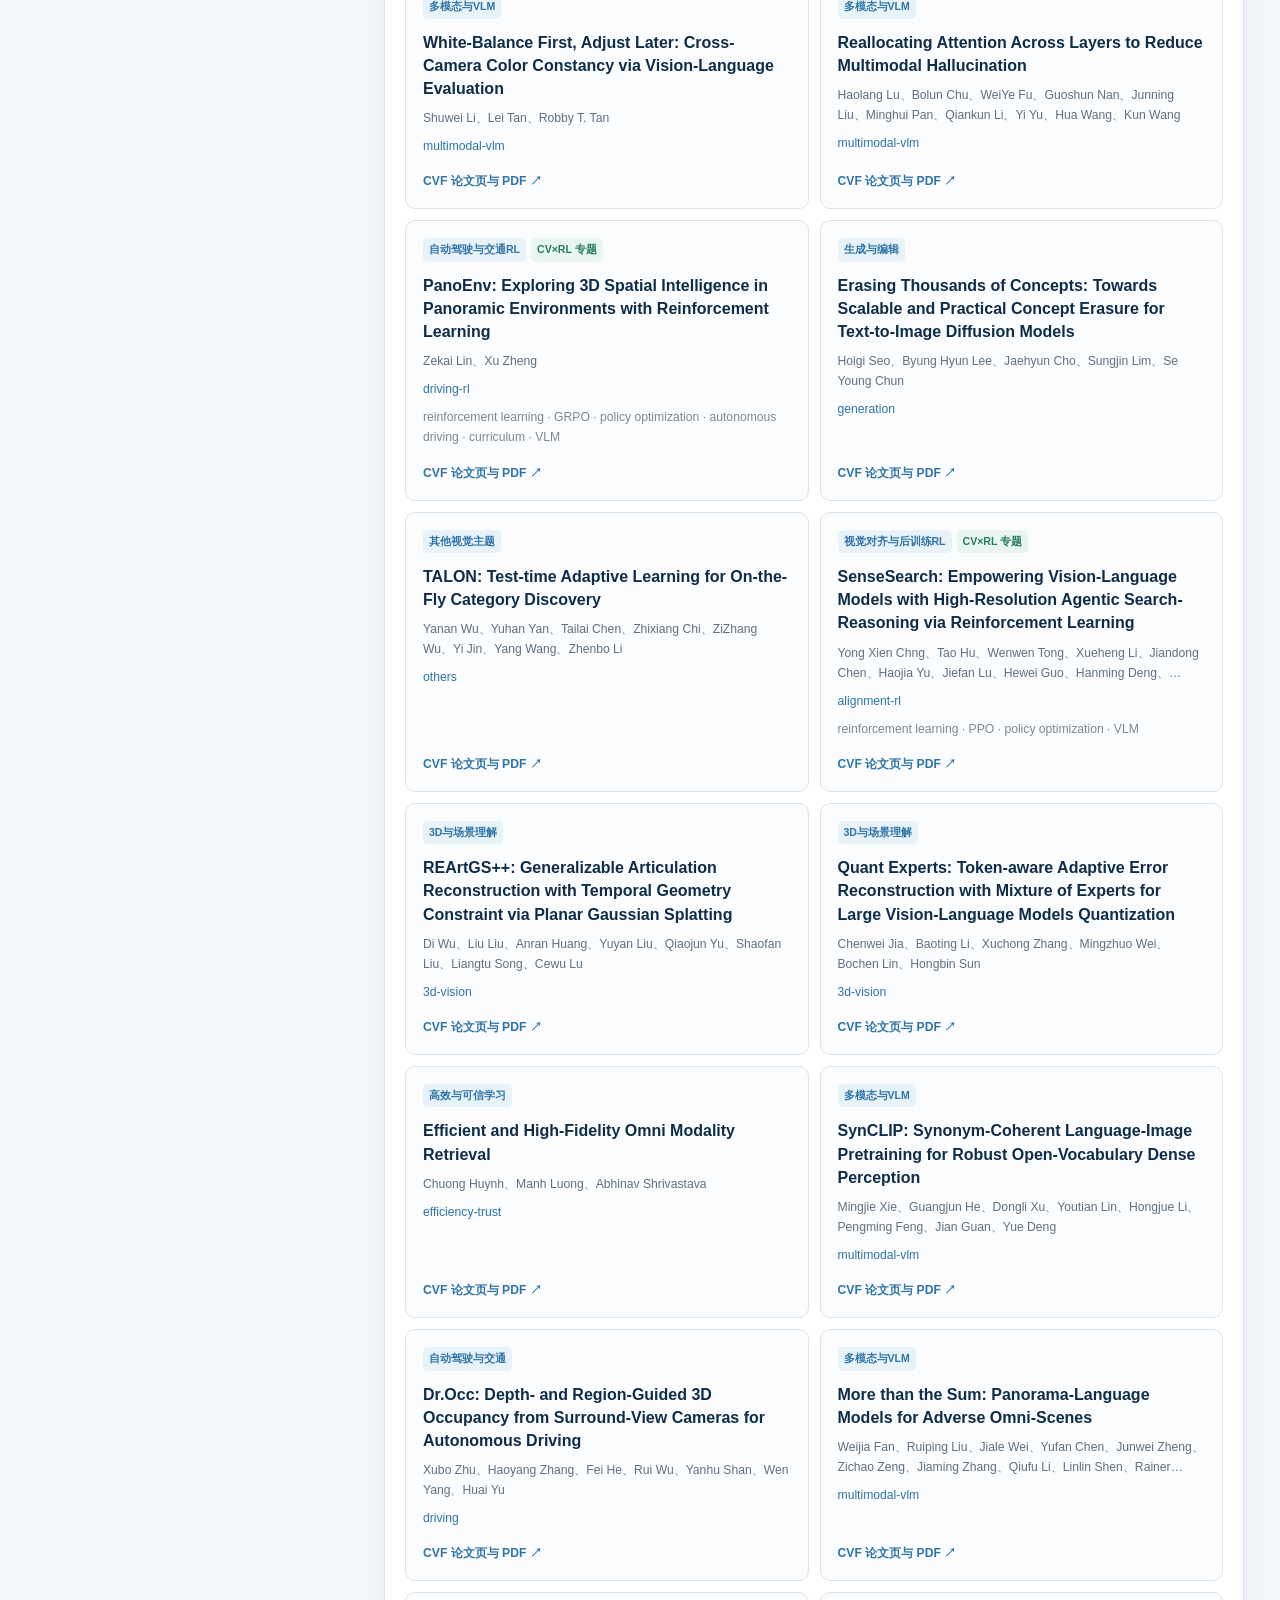
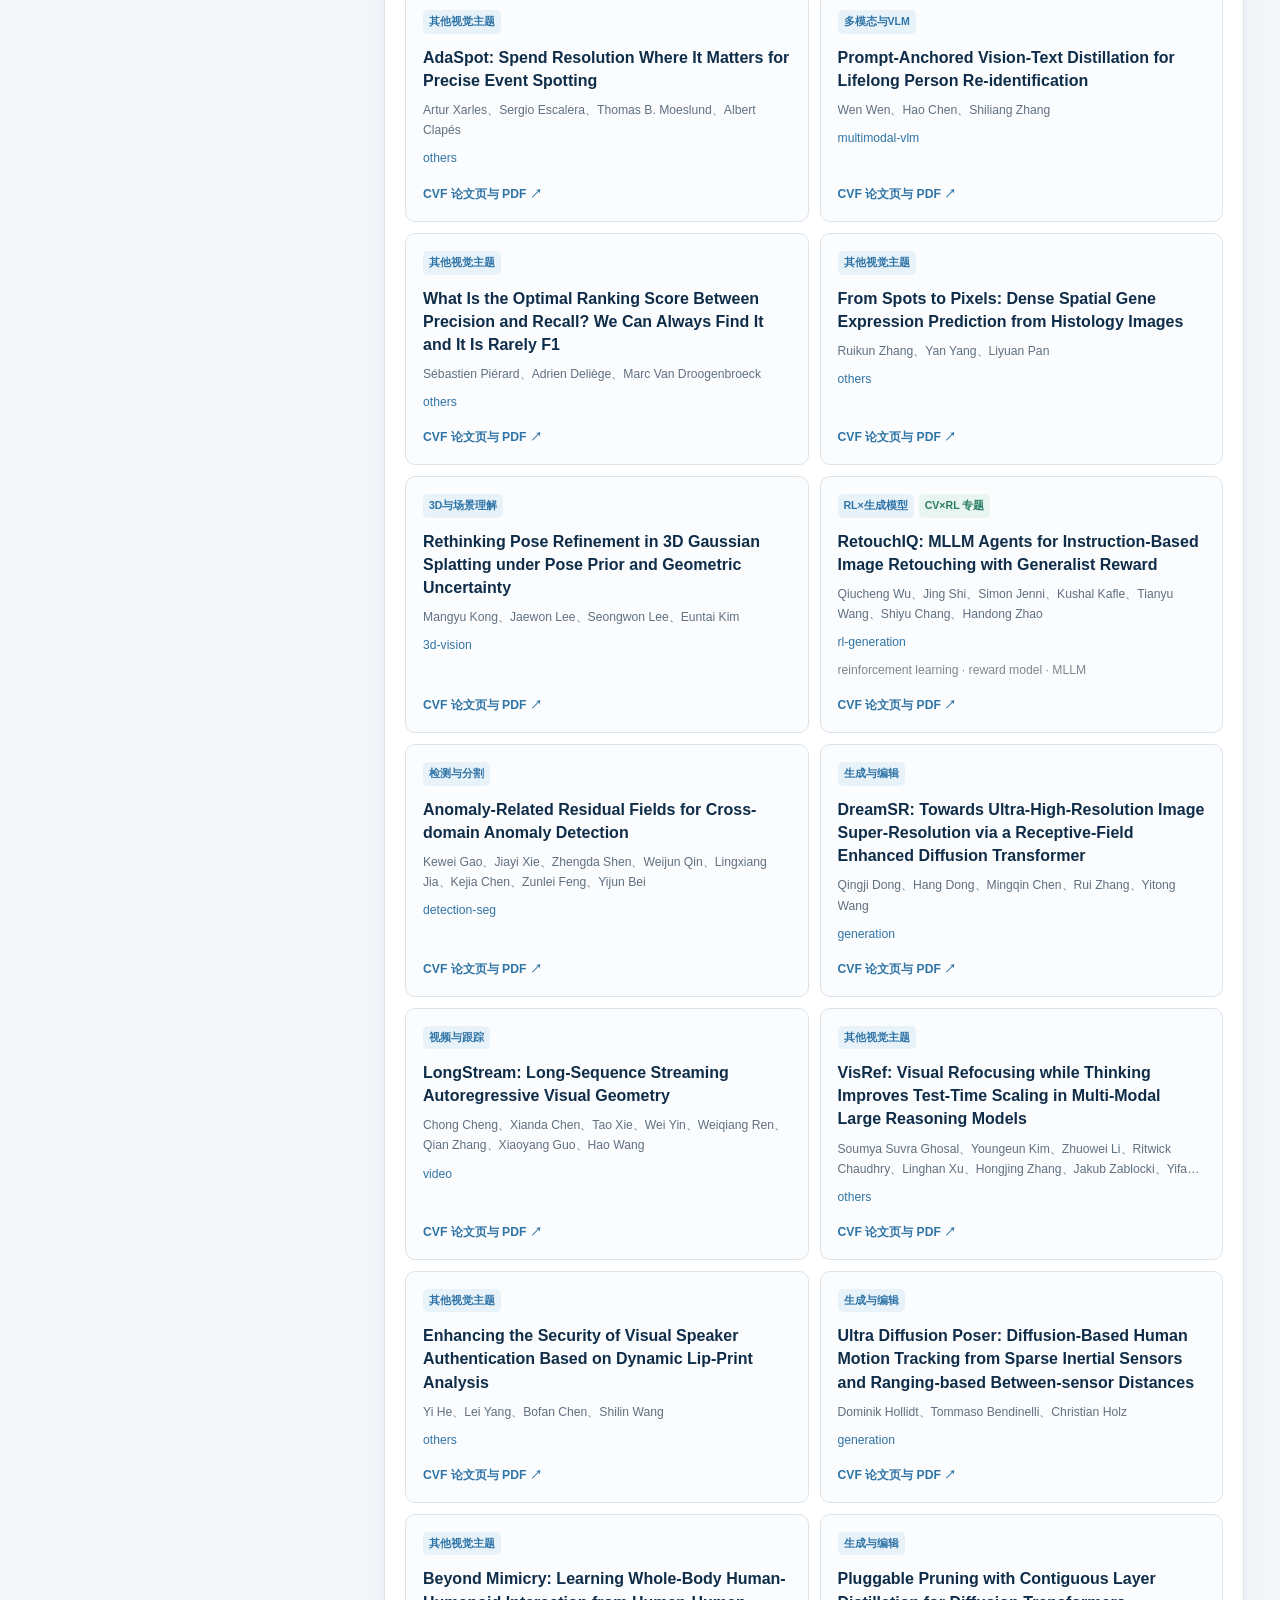
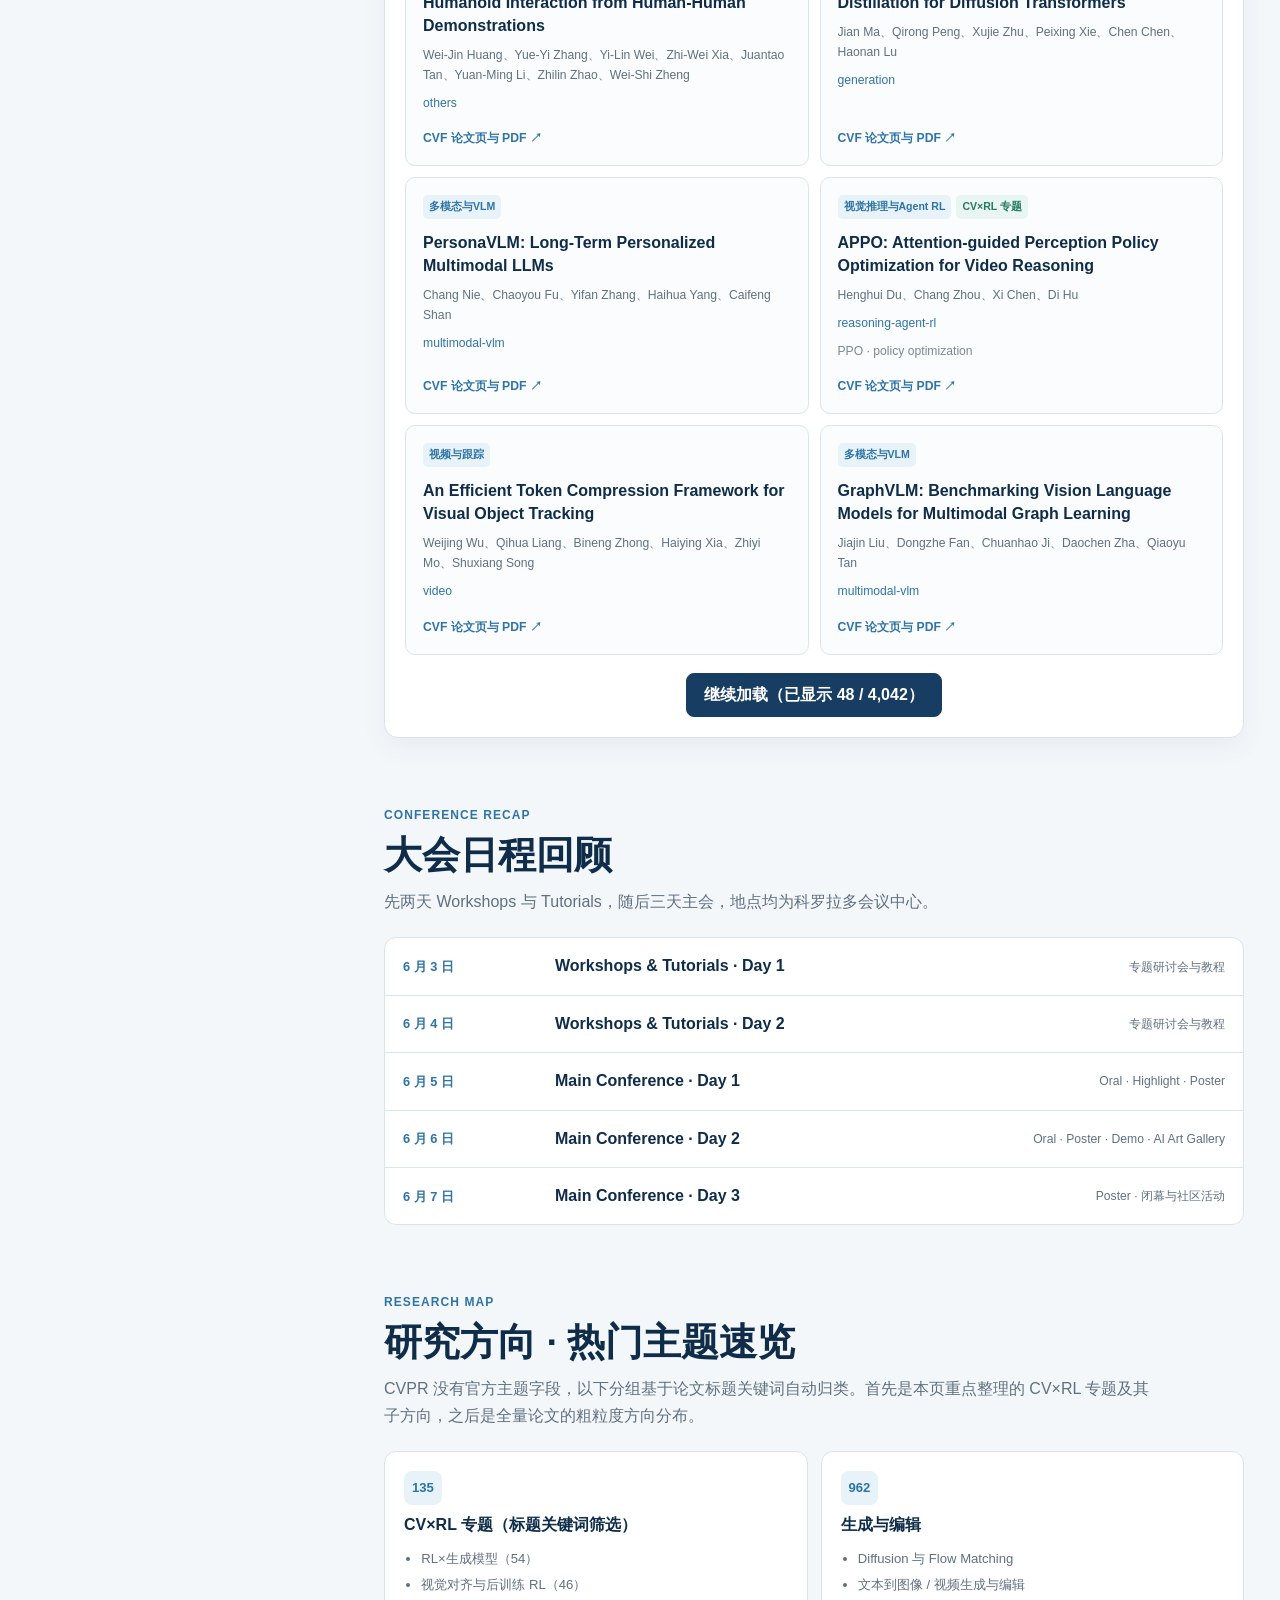
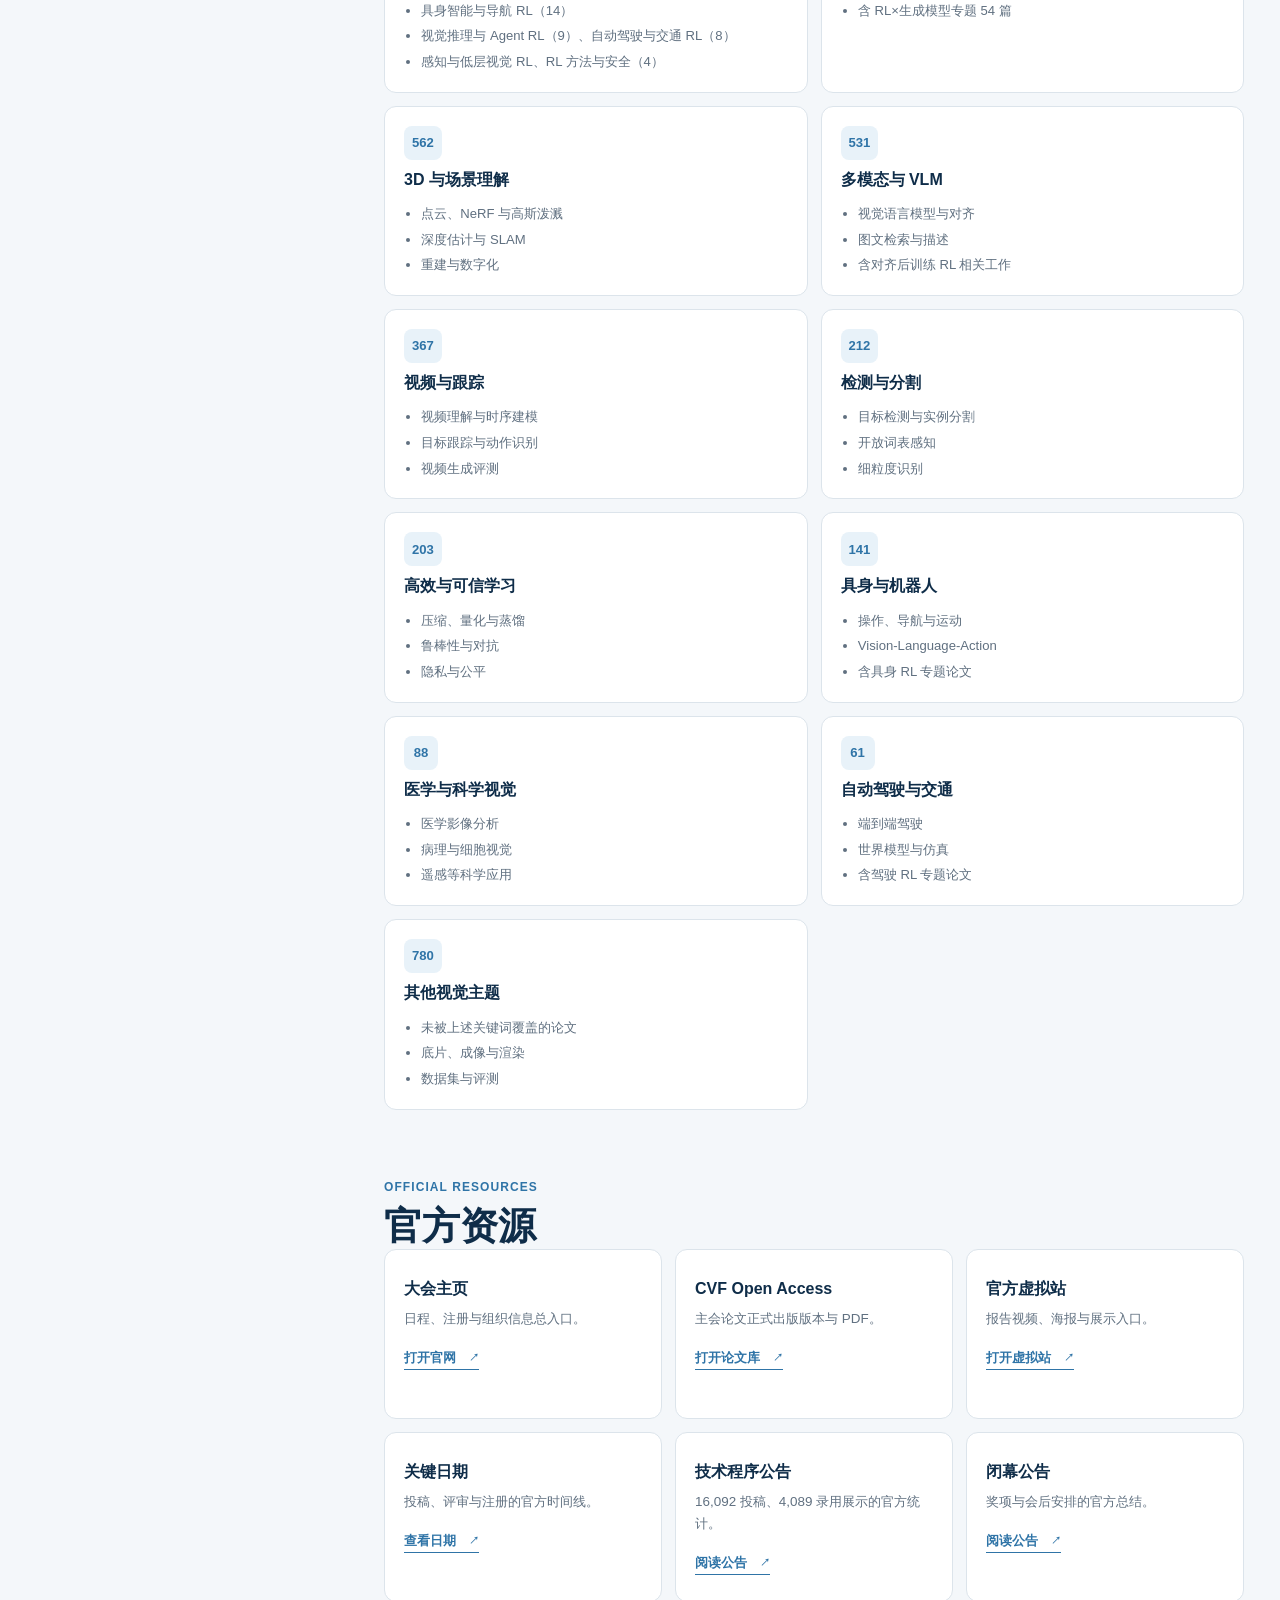
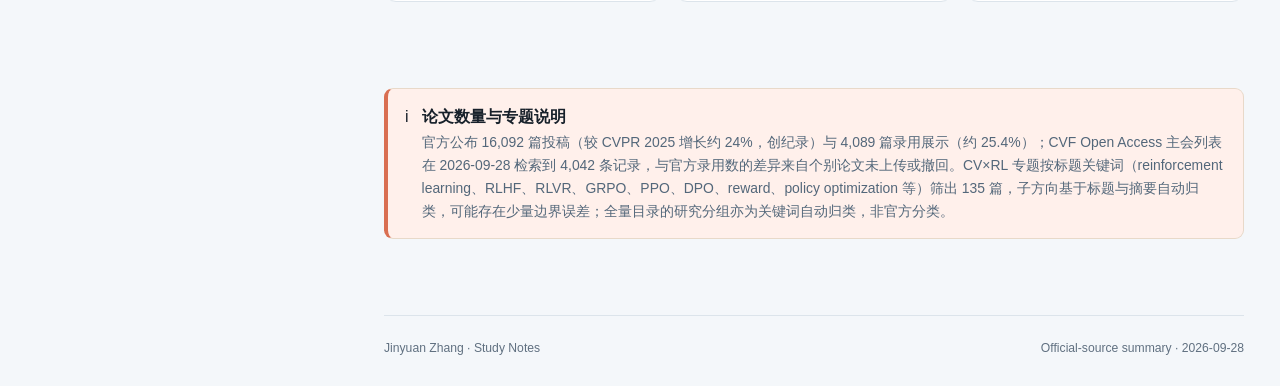
<file: cvpr-2026.html>
<!doctype html>
<html lang="zh-CN">
  <head>
    <meta charset="utf-8">
    <meta name="viewport" content="width=device-width, initial-scale=1">
    <meta name="description" content="CVPR 2026 中文学习笔记：录用论文、CV×RL 专题、会议回顾、研究方向和官方资源">
    <meta name="theme-color" content="#173d63">
    <title>CVPR 2026 学习笔记 · Jinyuan Zhang</title>
    <link rel="stylesheet" href="styles.css?v=20260701-1">
    <script src="script.js?v=20260701-1" defer></script>
  </head>
  <body data-page="cvpr">
    <button class="mobile-menu" type="button" aria-controls="sidebar" aria-expanded="false"><span aria-hidden="true">☰</span><span>导航</span></button>
    <div class="shell">
      <aside class="sidebar" id="sidebar" aria-label="CVPR 2026 导航">
        <div class="sidebar-head">
          <a class="brand" href="index.html"><img src="assets/profile.jpg" alt=""><span><strong>Jinyuan Zhang</strong><small>Study Notes</small></span></a>
          <button class="sidebar-close" type="button" aria-label="关闭导航">×</button>
        </div>
        <div class="sidebar-title">
          <p class="kicker">Vision &amp; Pattern Recognition · Denver</p>
          <h1>CVPR 2026 学习笔记</h1>
          <p>IEEE/CVF 计算机视觉与模式识别大会：论文入口、CV×RL 专题、研究方向和会后资源。</p>
        </div>
        <nav class="guide-switcher" aria-label="页面切换">
          <a href="index.html"><span>个人主页</span><small>Home</small></a>
          <a href="notes.html"><span>学习笔记</span><small>Study Notes</small></a>
          <a href="neurips-2026.html"><span>NeurIPS 2026</span><small>评审中</small></a>
          <a href="acl-2026.html"><span>ACL 2026</span><small>论文已公开</small></a>
          <a href="aaai-2026.html"><span>AAAI 2026</span><small>论文已公开</small></a>
          <a href="icml-2026.html"><span>ICML 2026</span><small>论文已公开</small></a>
          <a href="iclr-2026.html"><span>ICLR 2026</span><small>会议已结束</small></a>
          <a class="is-active" href="cvpr-2026.html"><span>CVPR 2026</span><small>会议已结束</small></a>
        </nav>
        <label class="search-box"><span aria-hidden="true">⌕</span><span class="sr-only">搜索 CVPR 导航</span><input type="search" data-guide-search placeholder="搜索论文类型、主题或资源…"></label>
        <div class="sidebar-stats">
          <div><strong>4,042</strong><span>主会论文记录</span></div>
          <div><strong>135</strong><span>CV×RL 专题</span></div>
        </div>
        <div class="directory">
          <p class="directory-label">目录浏览</p>
          <details open>
            <summary>会议信息</summary>
            <a href="#overview">大会速览</a>
            <a href="#timeline">关键日期</a>
            <a href="#program">大会回顾</a>
          </details>
          <details open>
            <summary>论文与研究</summary>
            <a href="#papers">论文入口</a>
            <a href="#paper-browser">全量论文目录</a>
            <a href="#topics">主题分类</a>
          </details>
          <details open>
            <summary>继续阅读</summary>
            <a href="#resources">官方资源</a>
            <a href="#data-note">数据说明</a>
          </details>
        </div>
        <p class="sidebar-note">数据来源：CVF Open Access 与 CVPR 2026 官网。<br>更新日期：2026-09-28</p>
      </aside>

      <main class="main" data-search-root>
        <header class="guide-hero" id="overview" data-search-card data-search="CVPR 2026 Denver 丹佛 科罗拉多 计算机视觉 模式识别">
          <p class="eyebrow">IEEE/CVF Conference on Computer Vision and Pattern Recognition</p>
          <h1>CVPR 2026<br>中文学习笔记</h1>
          <p class="hero-lead">2026 年 6 月 3–7 日，美国丹佛科罗拉多会议中心（Colorado Convention Center）。Workshops 与 Tutorials 于 6 月 3–4 日举行，主会为 6 月 5–7 日。全部主会论文可从 CVF Open Access 浏览，本页额外整理了「计算机视觉 × 强化学习」专题目录。</p>
          <div class="hero-meta"><span>Denver, Colorado</span><span>2026.06.03–07</span><span>Colorado Convention Center</span></div>
          <div class="notice">
            <span aria-hidden="true">✓</span>
            <div><strong>会后资料持续可用</strong><p>CVF Open Access 论文页、官方虚拟站与技术程序公告均保留在线。本站将它们组织成中文入口，并按关键词筛出 CV×RL 交叉论文，方便跟踪视觉与强化学习结合的工作。</p></div>
          </div>
        </header>

        <div class="metrics" aria-label="CVPR 2026 速览">
          <div class="metric"><strong>16,092</strong><span>投稿（创纪录）</span></div>
          <div class="metric"><strong>4,089</strong><span>官方录用展示</span></div>
          <div class="metric"><strong>4,042</strong><span>Open Access 主会记录</span></div>
          <div class="metric"><strong>135</strong><span>CV×RL 专题论文</span></div>
        </div>

        <section class="content-section" id="timeline">
          <p class="eyebrow">Important Dates</p>
          <h2>关键日期</h2>
          <p class="section-intro">CVPR 2026 的投稿、评审与大会均已结束，下面保留完整时间线，方便回溯审稿和出版过程。</p>
          <div class="timeline-grid">
            <article class="timeline-card is-past" data-search-card data-search="摘要截止 11月7日"><time>2025-11-07</time><h3>摘要提交截止</h3><p>因投稿系统故障曾延长 24 小时。</p></article>
            <article class="timeline-card is-past" data-search-card data-search="全文截止 11月13日"><time>2025-11-13</time><h3>全文提交截止</h3><p>主论文截止，官方明确不再延期。</p></article>
            <article class="timeline-card is-past" data-search-card data-search="补充材料 11月20日"><time>2025-11-20</time><h3>补充材料截止</h3><p>Supplementary materials 提交节点。</p></article>
            <article class="timeline-card is-past" data-search-card data-search="评审开放 1月22日"><time>2026-01-22</time><h3>评审意见开放</h3><p>Reviews released，进入 rebuttal 阶段。</p></article>
            <article class="timeline-card is-past" data-search-card data-search="rebuttal 1月29日"><time>2026-01-29</time><h3>Rebuttal 结束</h3><p>作者答辩阶段结束。</p></article>
            <article class="timeline-card is-past" data-search-card data-search="录用通知 2月20日"><time>2026-02-20</time><h3>最终决定</h3><p>主会录用结果发布。</p></article>
            <article class="timeline-card is-past" data-search-card data-search="workshops tutorials 6月3日 4日"><time>06-03 → 06-04</time><h3>Workshops &amp; Tutorials</h3><p>两天专题研讨会与教程。</p></article>
            <article class="timeline-card is-past" data-search-card data-search="主会 6月5日 6日 7日"><time>06-05 → 06-07</time><h3>Main Conference</h3><p>Oral、Highlight、Poster、Demo 与社区活动。</p></article>
            <article class="timeline-card is-next" data-search-card data-search="会后 录像 proceedings"><time>POST-CONF</time><h3>会后资料</h3><p>论文、部分报告录像与奖项信息持续公开。</p></article>
          </div>
        </section>

        <section class="content-section" id="papers">
          <p class="eyebrow">Accepted Papers</p>
          <h2>论文与展示入口</h2>
          <p class="section-intro">CVF Open Access 提供全部主会论文的正式出版版本（含 PDF）；官方虚拟站收录报告视频与海报。</p>
          <div class="paper-grid">
            <article class="paper-link-card" data-search-card data-search="全部论文 4042 papers openaccess"><span class="paper-count">4,042</span><h3>Open Access 主会论文</h3><p>CVF 官方论文库，按日期浏览全部录用论文与 PDF。</p><a class="card-link" href="https://openaccess.thecvf.com/CVPR2026?day=all" target="_blank" rel="noreferrer">打开 CVF Open Access</a></article>
            <article class="paper-link-card" data-search-card data-search="CV×RL 强化学习 专题 135"><span class="paper-count">135</span><h3>CV×RL 专题</h3><p>按关键词筛出的「计算机视觉 × 强化学习」交叉论文目录，见下方全量目录。</p><a class="card-link" href="#paper-browser">查看专题目录</a></article>
            <article class="paper-link-card" data-search-card data-search="虚拟站 virtual 视频 海报"><span class="paper-count">Virtual</span><h3>官方虚拟站</h3><p>报告视频、海报与按主题浏览的展示入口。</p><a class="card-link" href="https://cvpr.thecvf.com/virtual/2026" target="_blank" rel="noreferrer">打开虚拟站</a></article>
            <article class="paper-link-card" data-search-card data-search="技术程序 投稿 统计 record"><span class="paper-count">16K+</span><h3>技术程序公告</h3><p>官方公布的投稿与录用统计（16,092 投稿、4,089 录用展示）。</p><a class="card-link" href="https://cvpr.thecvf.com/Conferences/2026/News/Technical_Program" target="_blank" rel="noreferrer">阅读公告</a></article>
            <article class="paper-link-card" data-search-card data-search="闭幕 news awards demo"><span class="paper-count">News</span><h3>大会闭幕公告</h3><p>奖项、Demo 与会后安排的官方总结。</p><a class="card-link" href="https://cvpr.thecvf.com/Conferences/2026/News/Closing" target="_blank" rel="noreferrer">阅读闭幕公告</a></article>
            <article class="paper-link-card" data-search-card data-search="官网 注册 会议"><span class="paper-count">Home</span><h3>大会主页</h3><p>日程、注册、组织与参会信息总入口。</p><a class="card-link" href="https://cvpr.thecvf.com/Conferences/2026" target="_blank" rel="noreferrer">打开官网</a></article>
          </div>
        </section>

        <section class="content-section" id="paper-browser" data-paper-browser data-source="data/cvpr-2026-papers.json?v=20260928-1" data-group-label="全部研究方向" data-type-label="全部类型（可选 CV×RL 专题）">
          <p class="eyebrow">Full Paper Directory</p>
          <h2>全量论文目录</h2>
          <p class="section-intro">收录 CVF Open Access 全部 4,042 篇主会论文，可搜索标题与作者、按研究方向筛选；其中 135 篇「CV×RL 专题」论文在展示类型中单独标记，一键即可筛出视觉与强化学习结合的工作。点击标题直达 CVF 论文页与 PDF。</p>
          <div class="paper-browser-panel">
            <div class="catalog-toolbar">
              <label class="catalog-control">
                <span>标题 / 作者 / 关键词</span>
                <input type="search" data-paper-query placeholder="例如：GRPO、reward、diffusion、navigation">
              </label>
              <label class="catalog-control">
                <span>研究方向</span>
                <select data-paper-group></select>
              </label>
              <label class="catalog-control">
                <span>专题 / 类型</span>
                <select data-paper-type></select>
              </label>
            </div>
            <div class="catalog-summary">
              <span data-paper-status>正在加载 CVF 论文数据…</span>
              <span><strong data-paper-count>—</strong> 篇匹配</span>
            </div>
            <div class="catalog-paper-list" data-paper-list></div>
            <button class="catalog-more" type="button" data-paper-more hidden>继续加载</button>
          </div>
        </section>

        <section class="content-section" id="program">
          <p class="eyebrow">Conference Recap</p>
          <h2>大会日程回顾</h2>
          <p class="section-intro">先两天 Workshops 与 Tutorials，随后三天主会，地点均为科罗拉多会议中心。</p>
          <div class="agenda">
            <div class="agenda-row" data-search-card data-search="6月3日 workshops tutorials"><time>6 月 3 日</time><strong>Workshops &amp; Tutorials · Day 1</strong><span>专题研讨会与教程</span></div>
            <div class="agenda-row" data-search-card data-search="6月4日 workshops tutorials"><time>6 月 4 日</time><strong>Workshops &amp; Tutorials · Day 2</strong><span>专题研讨会与教程</span></div>
            <div class="agenda-row" data-search-card data-search="6月5日 主会 oral poster"><time>6 月 5 日</time><strong>Main Conference · Day 1</strong><span>Oral · Highlight · Poster</span></div>
            <div class="agenda-row" data-search-card data-search="6月6日 主会 poster demo"><time>6 月 6 日</time><strong>Main Conference · Day 2</strong><span>Oral · Poster · Demo · AI Art Gallery</span></div>
            <div class="agenda-row" data-search-card data-search="6月7日 主会 awards closing"><time>6 月 7 日</time><strong>Main Conference · Day 3</strong><span>Poster · 闭幕与社区活动</span></div>
          </div>
        </section>

        <section class="content-section" id="topics">
          <p class="eyebrow">Research Map</p>
          <h2>研究方向 · 热门主题速览</h2>
          <p class="section-intro">CVPR 没有官方主题字段，以下分组基于论文标题关键词自动归类。首先是本页重点整理的 CV×RL 专题及其子方向，之后是全量论文的粗粒度方向分布。</p>
          <div class="topic-grid">
            <article class="topic-card" data-search-card data-search="CV×RL 强化学习 专题 135 GRPO RLHF reward"><span class="topic-number">135</span><h3>CV×RL 专题（标题关键词筛选）</h3><ul><li>RL×生成模型（54）</li><li>视觉对齐与后训练 RL（46）</li><li>具身智能与导航 RL（14）</li><li>视觉推理与 Agent RL（9）、自动驾驶与交通 RL（8）</li><li>感知与低层视觉 RL、RL 方法与安全（4）</li></ul></article>
            <article class="topic-card" data-search-card data-search="生成 编辑 diffusion 962"><span class="topic-number">962</span><h3>生成与编辑</h3><ul><li>Diffusion 与 Flow Matching</li><li>文本到图像 / 视频生成与编辑</li><li>含 RL×生成模型专题 54 篇</li></ul></article>
            <article class="topic-card" data-search-card data-search="3D 场景 点云 重建 562"><span class="topic-number">562</span><h3>3D 与场景理解</h3><ul><li>点云、NeRF 与高斯泼溅</li><li>深度估计与 SLAM</li><li>重建与数字化</li></ul></article>
            <article class="topic-card" data-search-card data-search="多模态 VLM 531"><span class="topic-number">531</span><h3>多模态与 VLM</h3><ul><li>视觉语言模型与对齐</li><li>图文检索与描述</li><li>含对齐后训练 RL 相关工作</li></ul></article>
            <article class="topic-card" data-search-card data-search="视频 跟踪 367"><span class="topic-number">367</span><h3>视频与跟踪</h3><ul><li>视频理解与时序建模</li><li>目标跟踪与动作识别</li><li>视频生成评测</li></ul></article>
            <article class="topic-card" data-search-card data-search="检测 分割 212"><span class="topic-number">212</span><h3>检测与分割</h3><ul><li>目标检测与实例分割</li><li>开放词表感知</li><li>细粒度识别</li></ul></article>
            <article class="topic-card" data-search-card data-search="高效 可信 203"><span class="topic-number">203</span><h3>高效与可信学习</h3><ul><li>压缩、量化与蒸馏</li><li>鲁棒性与对抗</li><li>隐私与公平</li></ul></article>
            <article class="topic-card" data-search-card data-search="具身 机器人 141"><span class="topic-number">141</span><h3>具身与机器人</h3><ul><li>操作、导航与运动</li><li>Vision-Language-Action</li><li>含具身 RL 专题论文</li></ul></article>
            <article class="topic-card" data-search-card data-search="医学 科学 88"><span class="topic-number">88</span><h3>医学与科学视觉</h3><ul><li>医学影像分析</li><li>病理与细胞视觉</li><li>遥感等科学应用</li></ul></article>
            <article class="topic-card" data-search-card data-search="自动驾驶 交通 61"><span class="topic-number">61</span><h3>自动驾驶与交通</h3><ul><li>端到端驾驶</li><li>世界模型与仿真</li><li>含驾驶 RL 专题论文</li></ul></article>
            <article class="topic-card" data-search-card data-search="其他 视觉 主题 780"><span class="topic-number">780</span><h3>其他视觉主题</h3><ul><li>未被上述关键词覆盖的论文</li><li>底片、成像与渲染</li><li>数据集与评测</li></ul></article>
          </div>
          <p class="empty-state" data-search-empty hidden>没有找到匹配的 CVPR 内容。</p>
        </section>

        <section class="content-section" id="resources">
          <p class="eyebrow">Official Resources</p>
          <h2>官方资源</h2>
          <div class="resource-grid">
            <article class="resource-card" data-search-card data-search="CVPR 官网"><h3>大会主页</h3><p>日程、注册与组织信息总入口。</p><a class="card-link" href="https://cvpr.thecvf.com/Conferences/2026" target="_blank" rel="noreferrer">打开官网</a></article>
            <article class="resource-card" data-search-card data-search="CVF Open Access 论文"><h3>CVF Open Access</h3><p>主会论文正式出版版本与 PDF。</p><a class="card-link" href="https://openaccess.thecvf.com/CVPR2026" target="_blank" rel="noreferrer">打开论文库</a></article>
            <article class="resource-card" data-search-card data-search="虚拟站 视频 海报"><h3>官方虚拟站</h3><p>报告视频、海报与展示入口。</p><a class="card-link" href="https://cvpr.thecvf.com/virtual/2026" target="_blank" rel="noreferrer">打开虚拟站</a></article>
            <article class="resource-card" data-search-card data-search="关键日期 dates"><h3>关键日期</h3><p>投稿、评审与注册的官方时间线。</p><a class="card-link" href="https://cvpr.thecvf.com/Conferences/2026/Dates" target="_blank" rel="noreferrer">查看日期</a></article>
            <article class="resource-card" data-search-card data-search="技术程序 统计"><h3>技术程序公告</h3><p>16,092 投稿、4,089 录用展示的官方统计。</p><a class="card-link" href="https://cvpr.thecvf.com/Conferences/2026/News/Technical_Program" target="_blank" rel="noreferrer">阅读公告</a></article>
            <article class="resource-card" data-search-card data-search="闭幕公告 awards"><h3>闭幕公告</h3><p>奖项与会后安排的官方总结。</p><a class="card-link" href="https://cvpr.thecvf.com/Conferences/2026/News/Closing" target="_blank" rel="noreferrer">阅读公告</a></article>
          </div>
        </section>

        <section class="content-section" id="data-note">
          <div class="notice warning" data-search-card data-search="数据说明 OpenAccess 数量 CV×RL 筛选">
            <span aria-hidden="true">i</span>
            <div><strong>论文数量与专题说明</strong><p>官方公布 16,092 篇投稿（较 CVPR 2025 增长约 24%，创纪录）与 4,089 篇录用展示（约 25.4%）；CVF Open Access 主会列表在 2026-09-28 检索到 4,042 条记录，与官方录用数的差异来自个别论文未上传或撤回。CV×RL 专题按标题关键词（reinforcement learning、RLHF、RLVR、GRPO、PPO、DPO、reward、policy optimization 等）筛出 135 篇，子方向基于标题与摘要自动归类，可能存在少量边界误差；全量目录的研究分组亦为关键词自动归类，非官方分类。</p></div>
          </div>
        </section>
        <footer class="site-footer"><span>Jinyuan Zhang · Study Notes</span><span>Official-source summary · 2026-09-28</span></footer>
      </main>
    </div>
    <div class="sidebar-backdrop" hidden></div>
  </body>
</html>
</file>
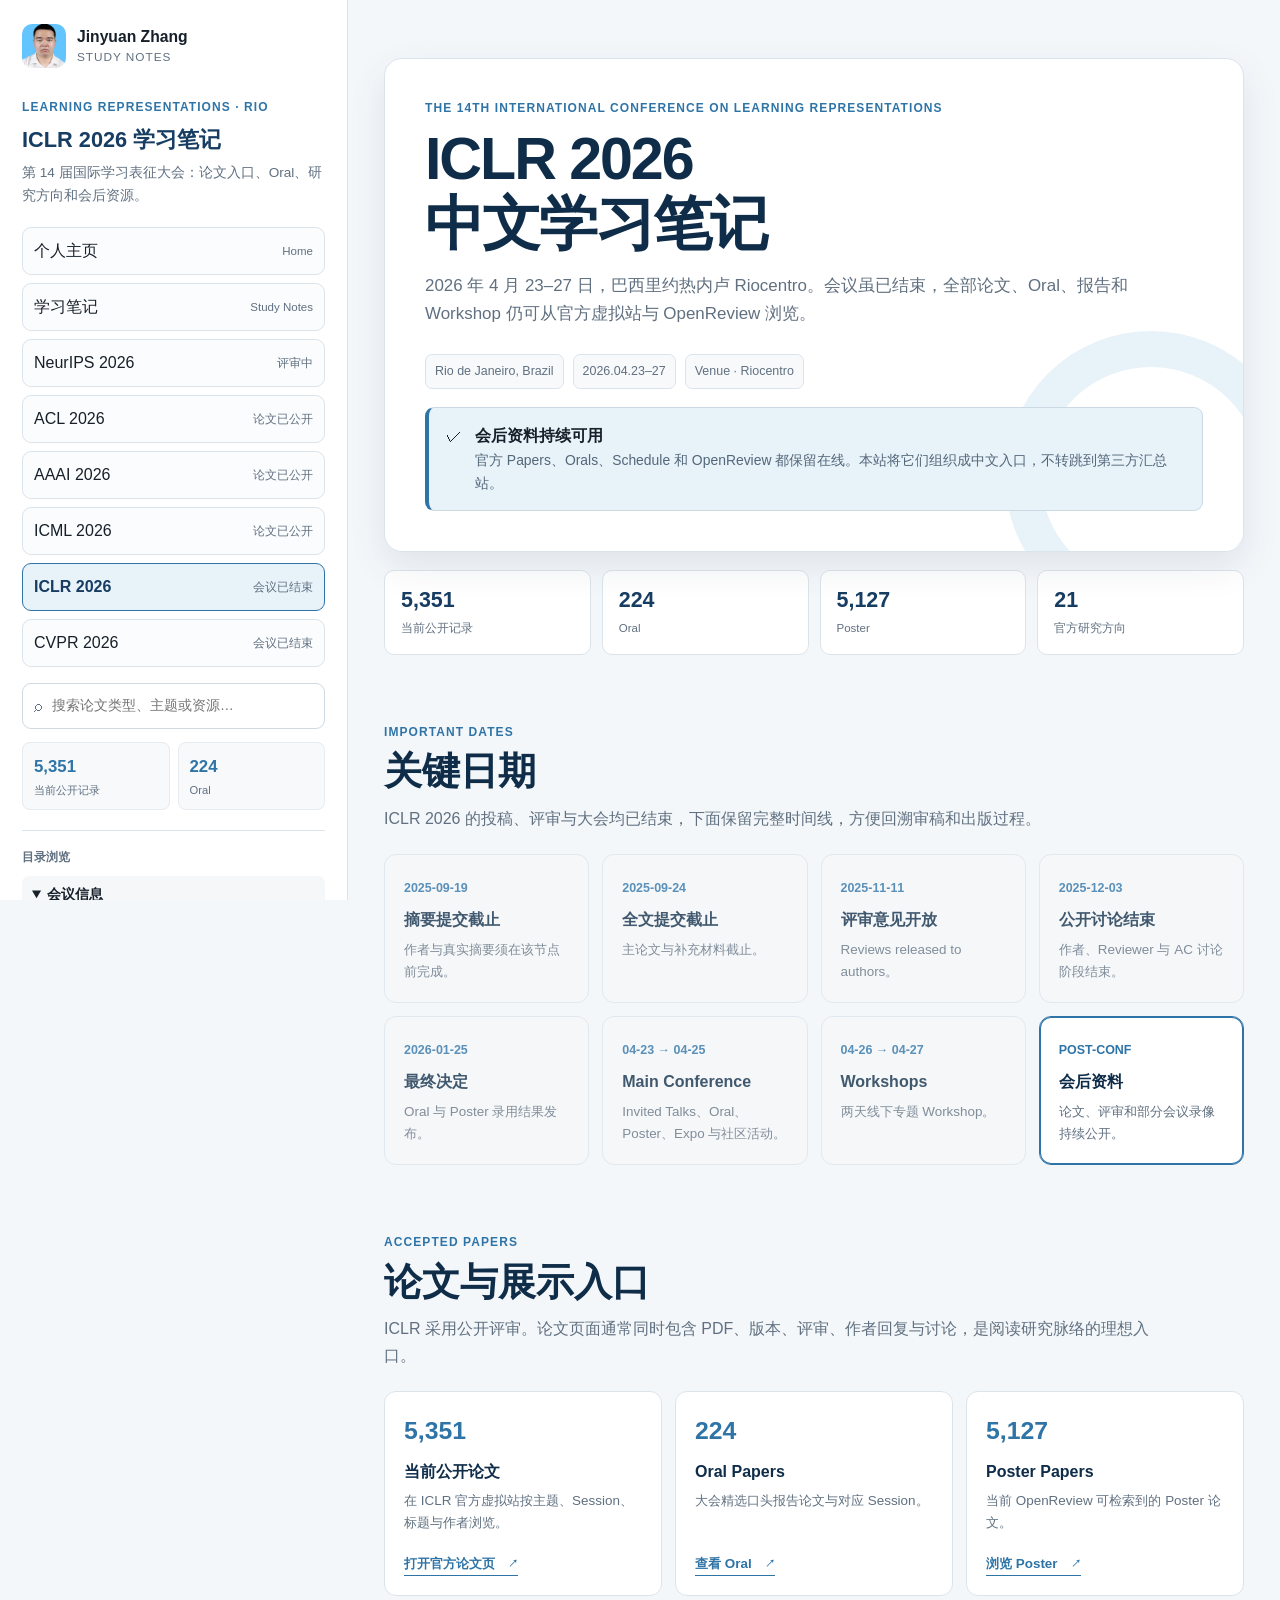
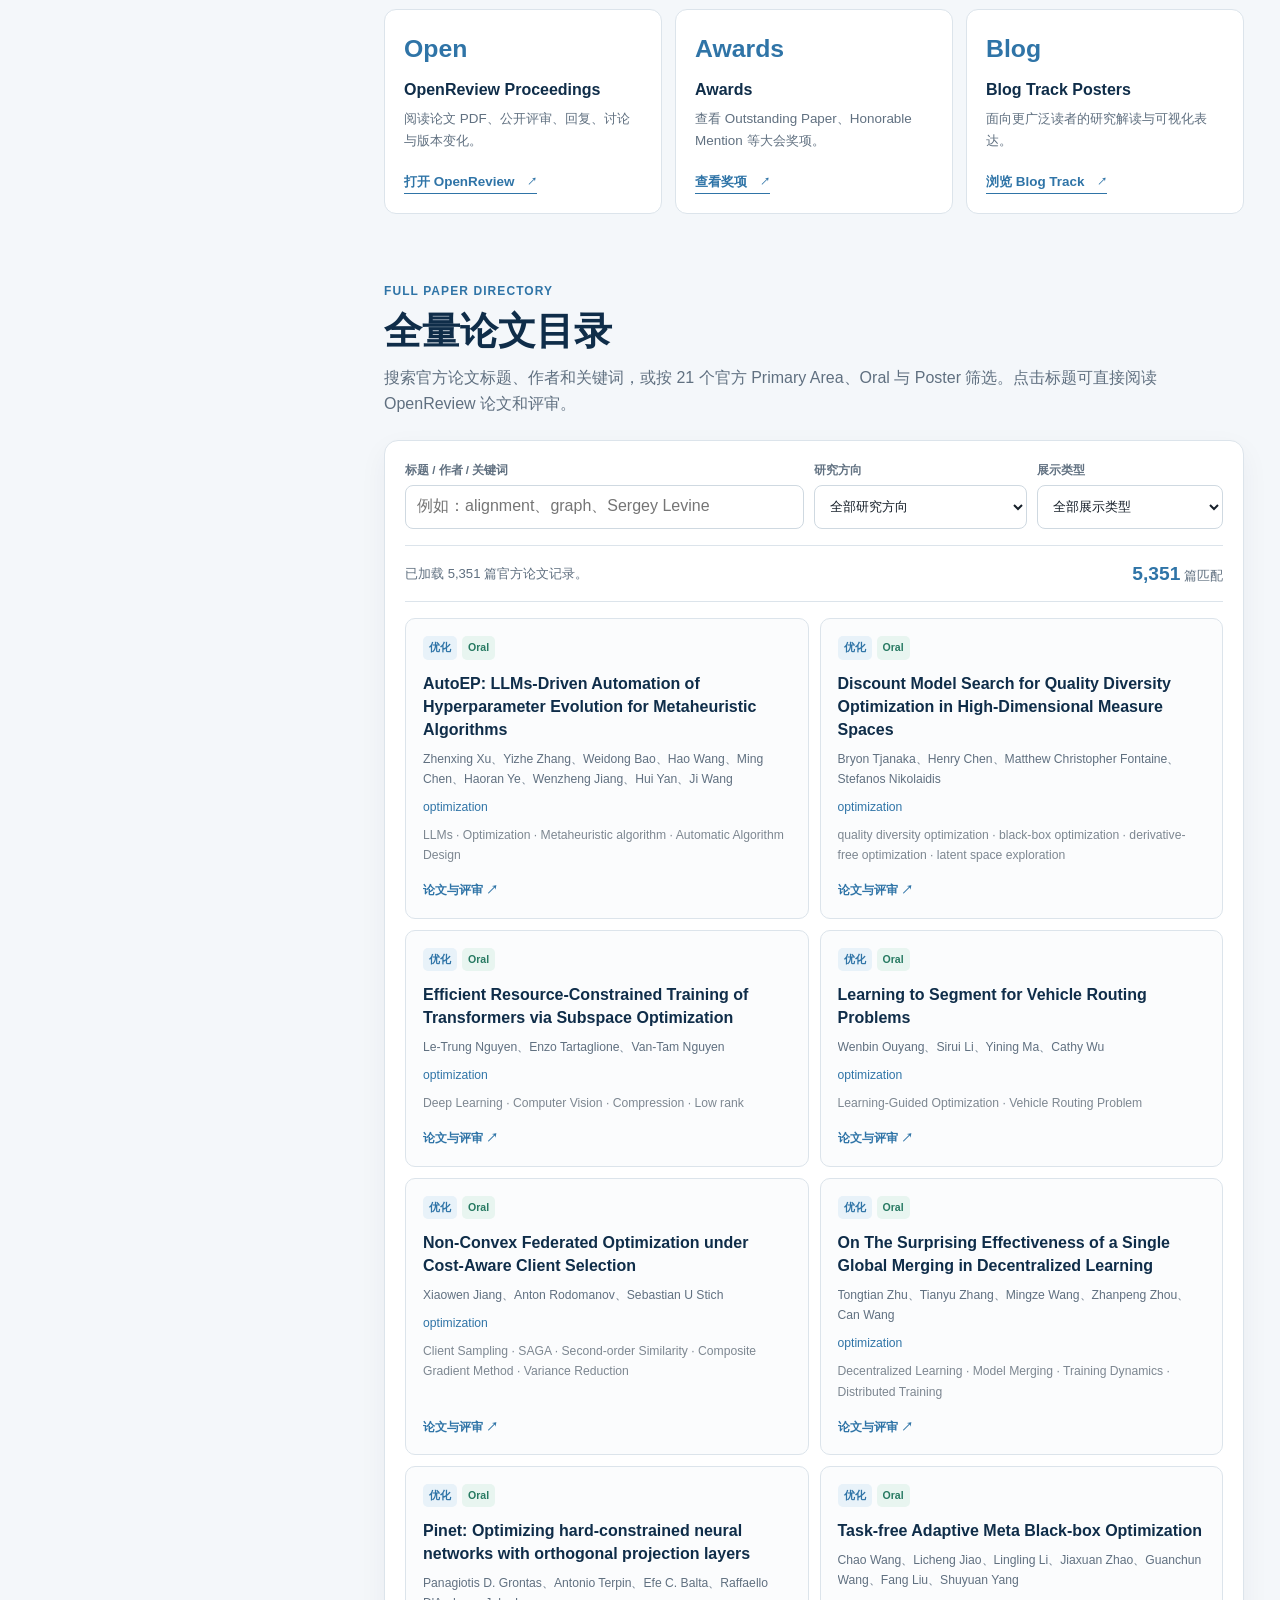
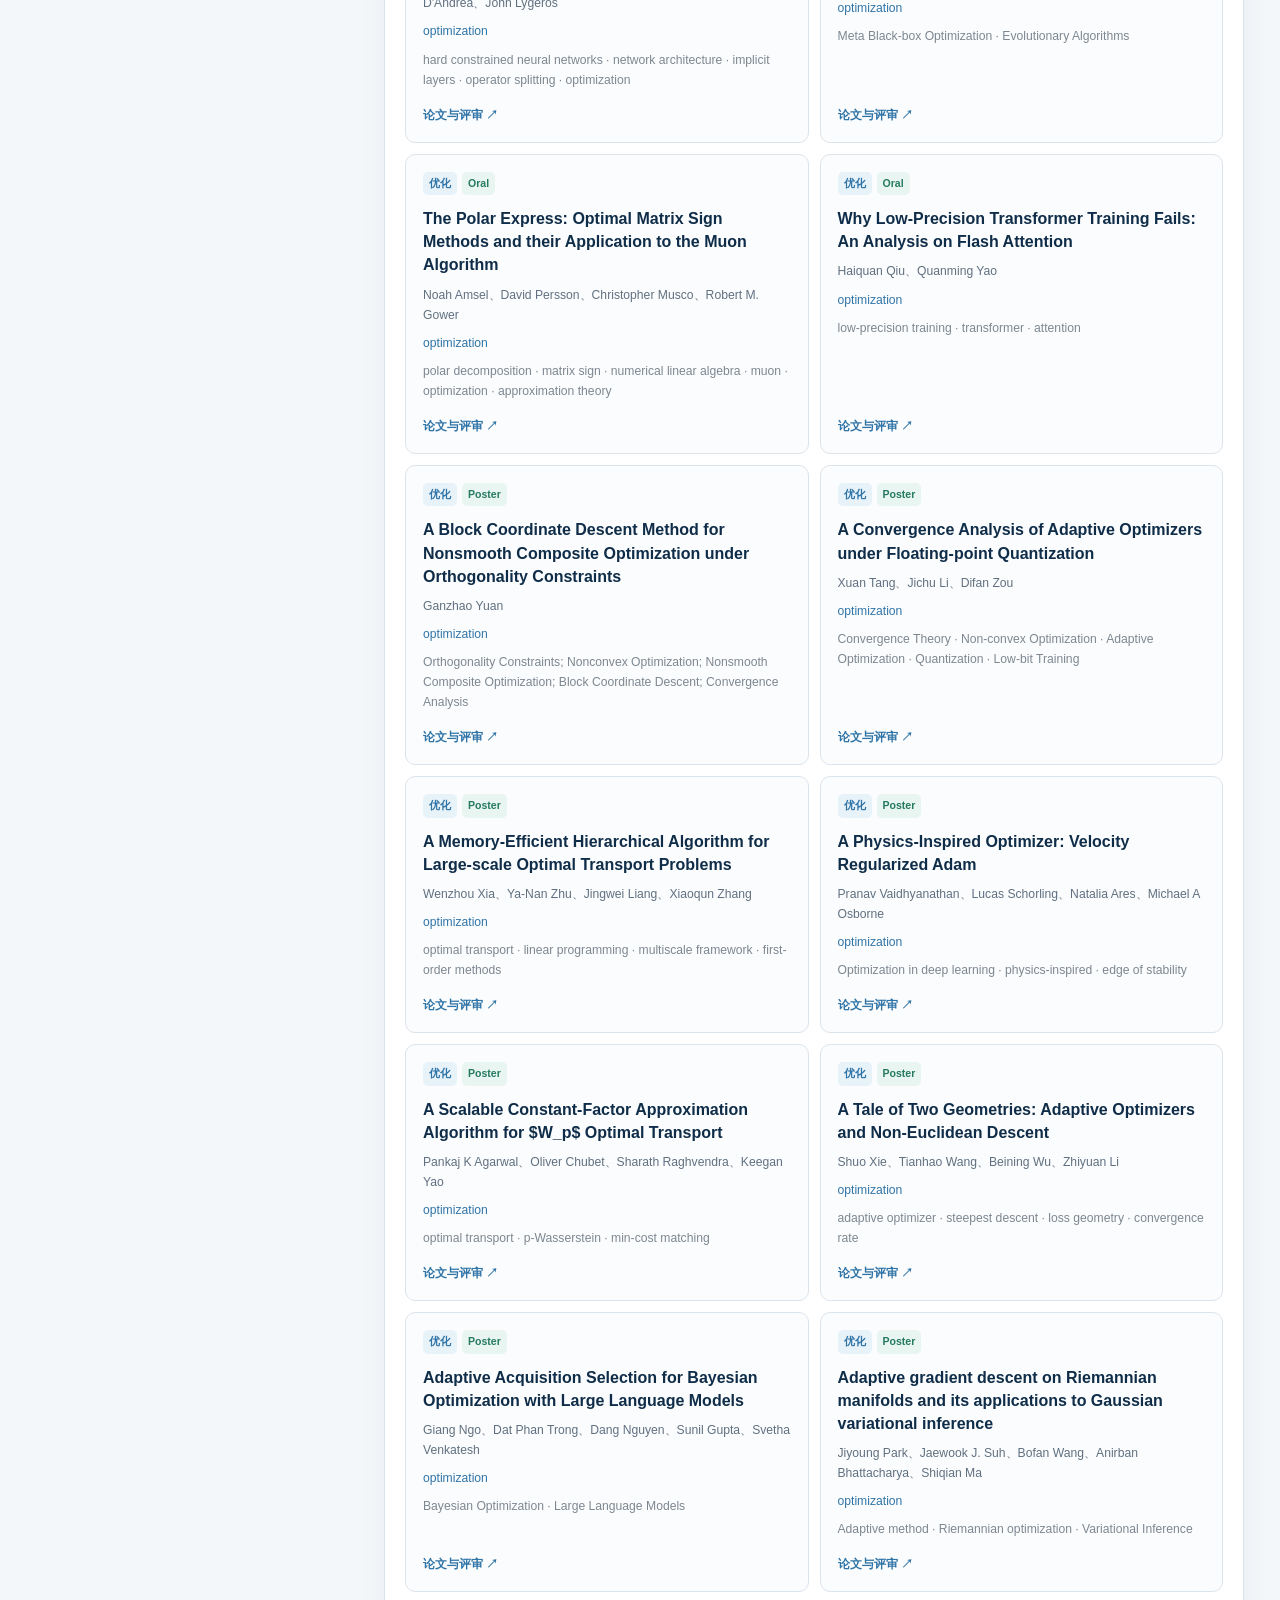
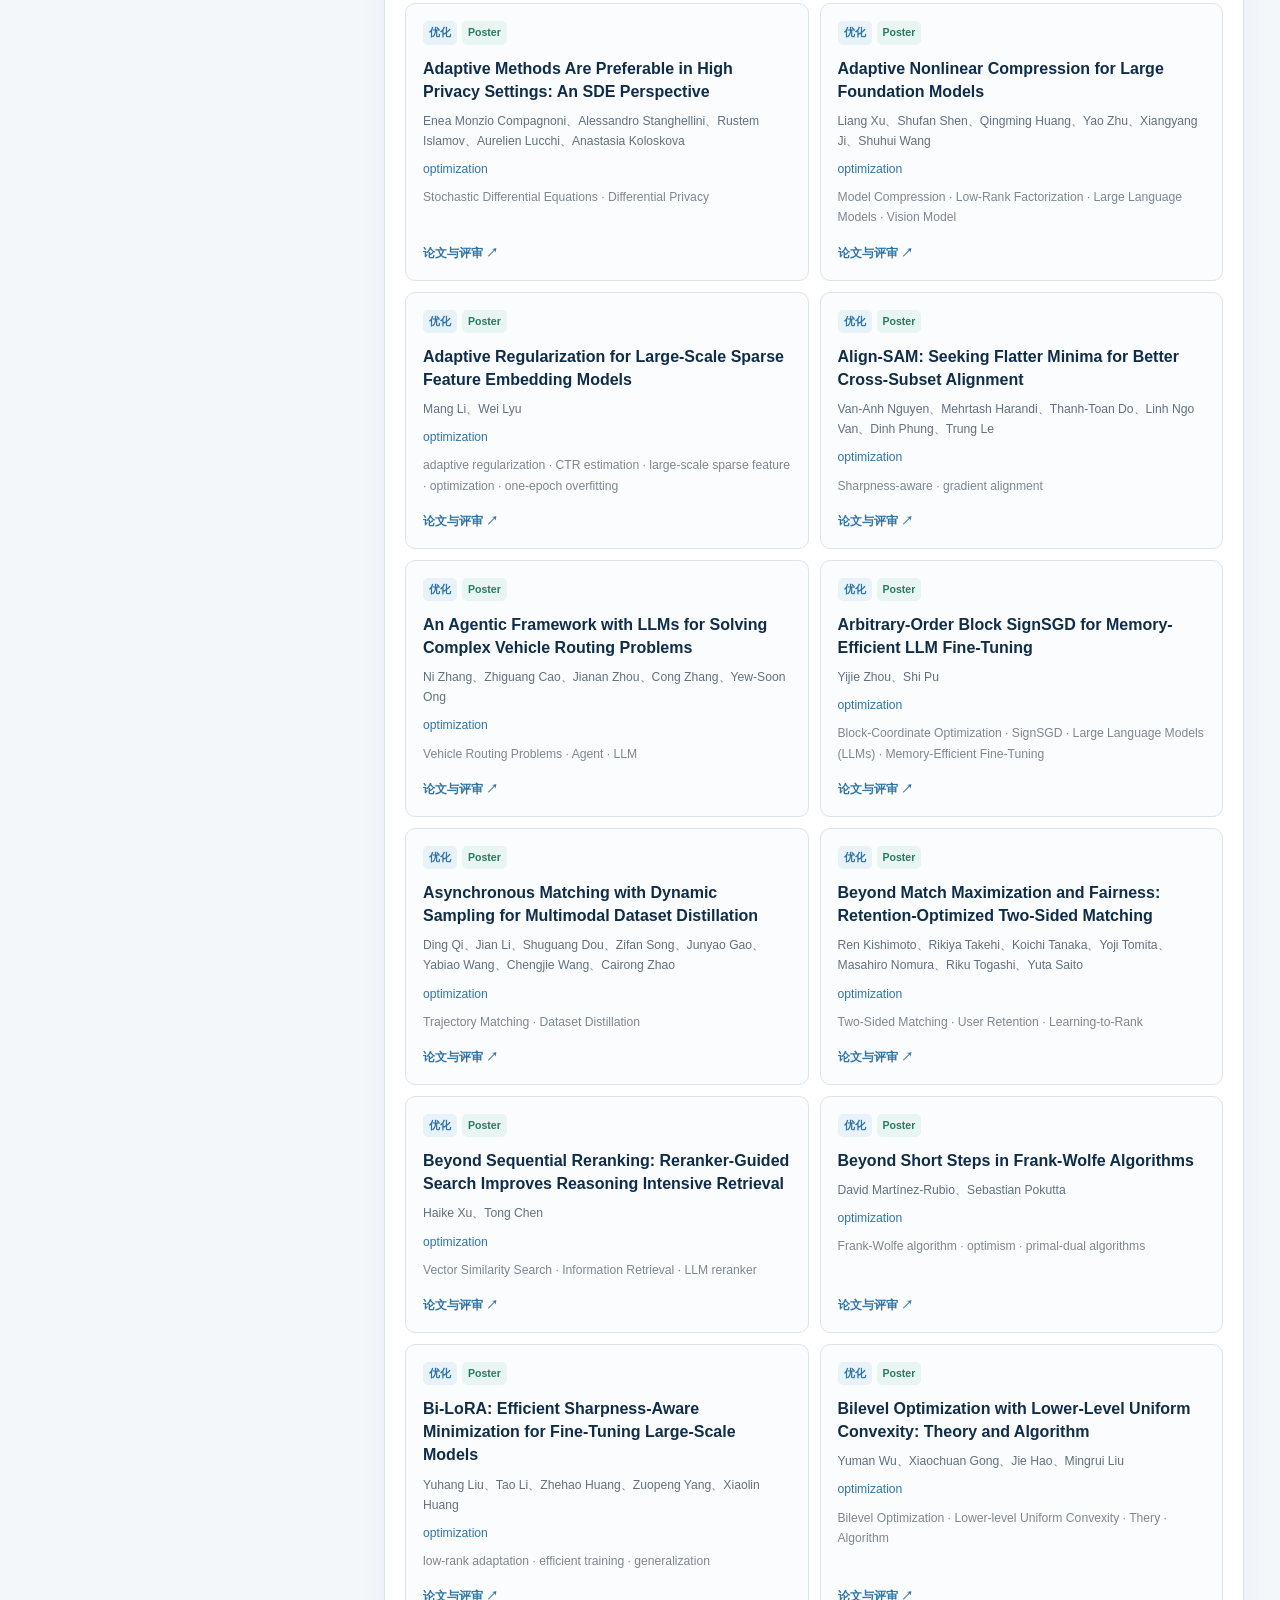
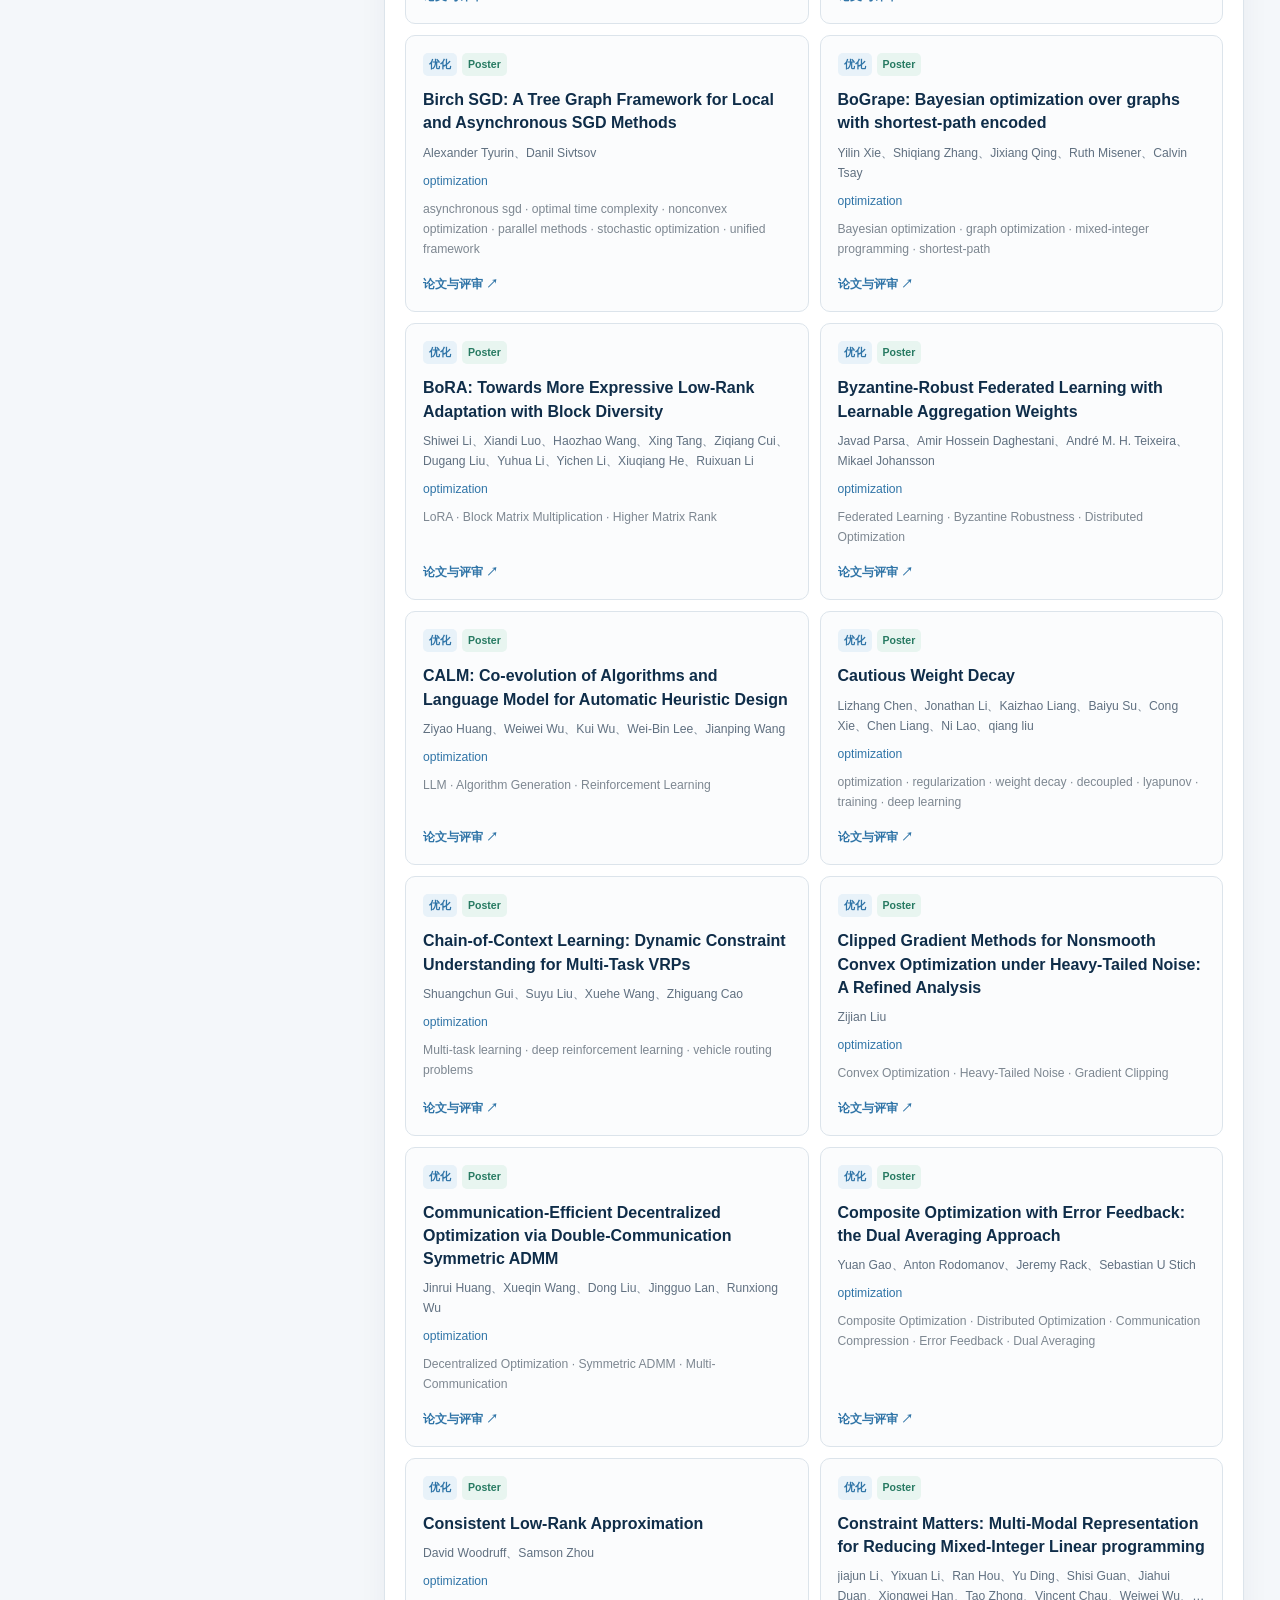
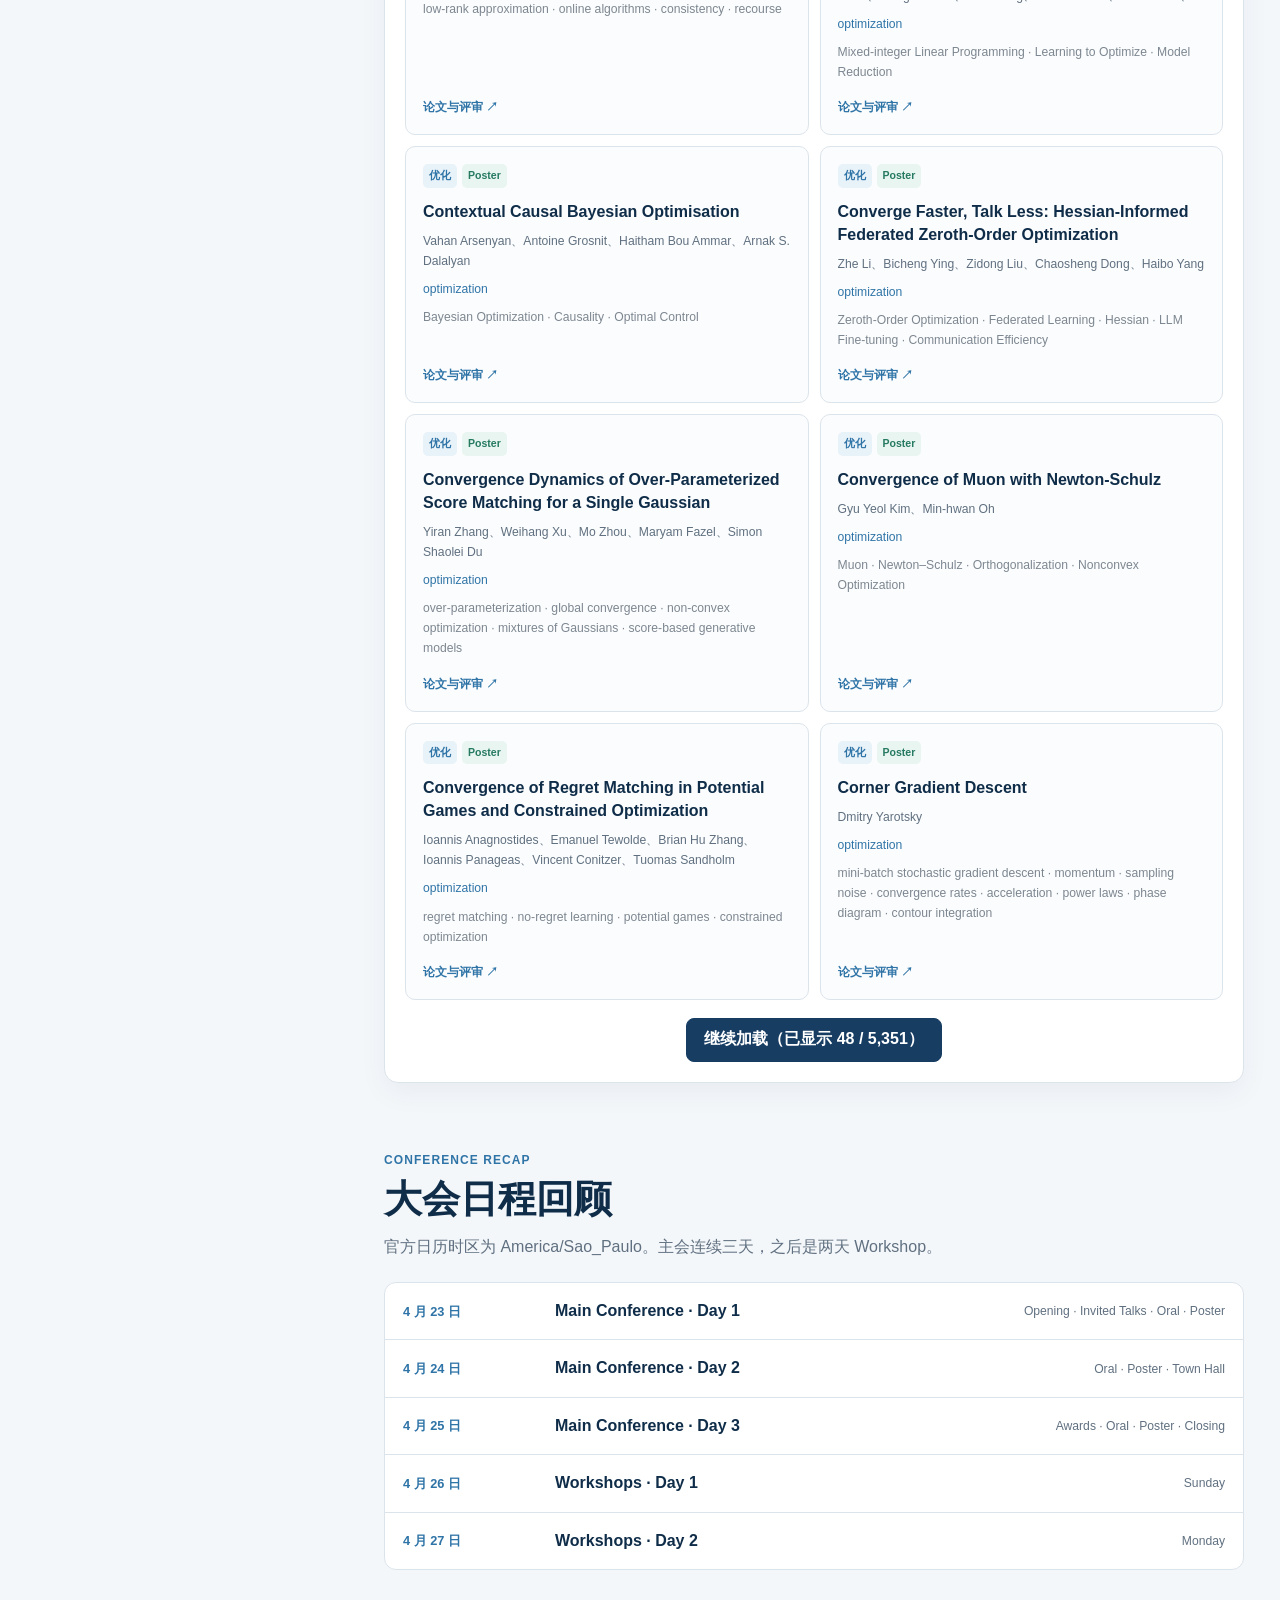
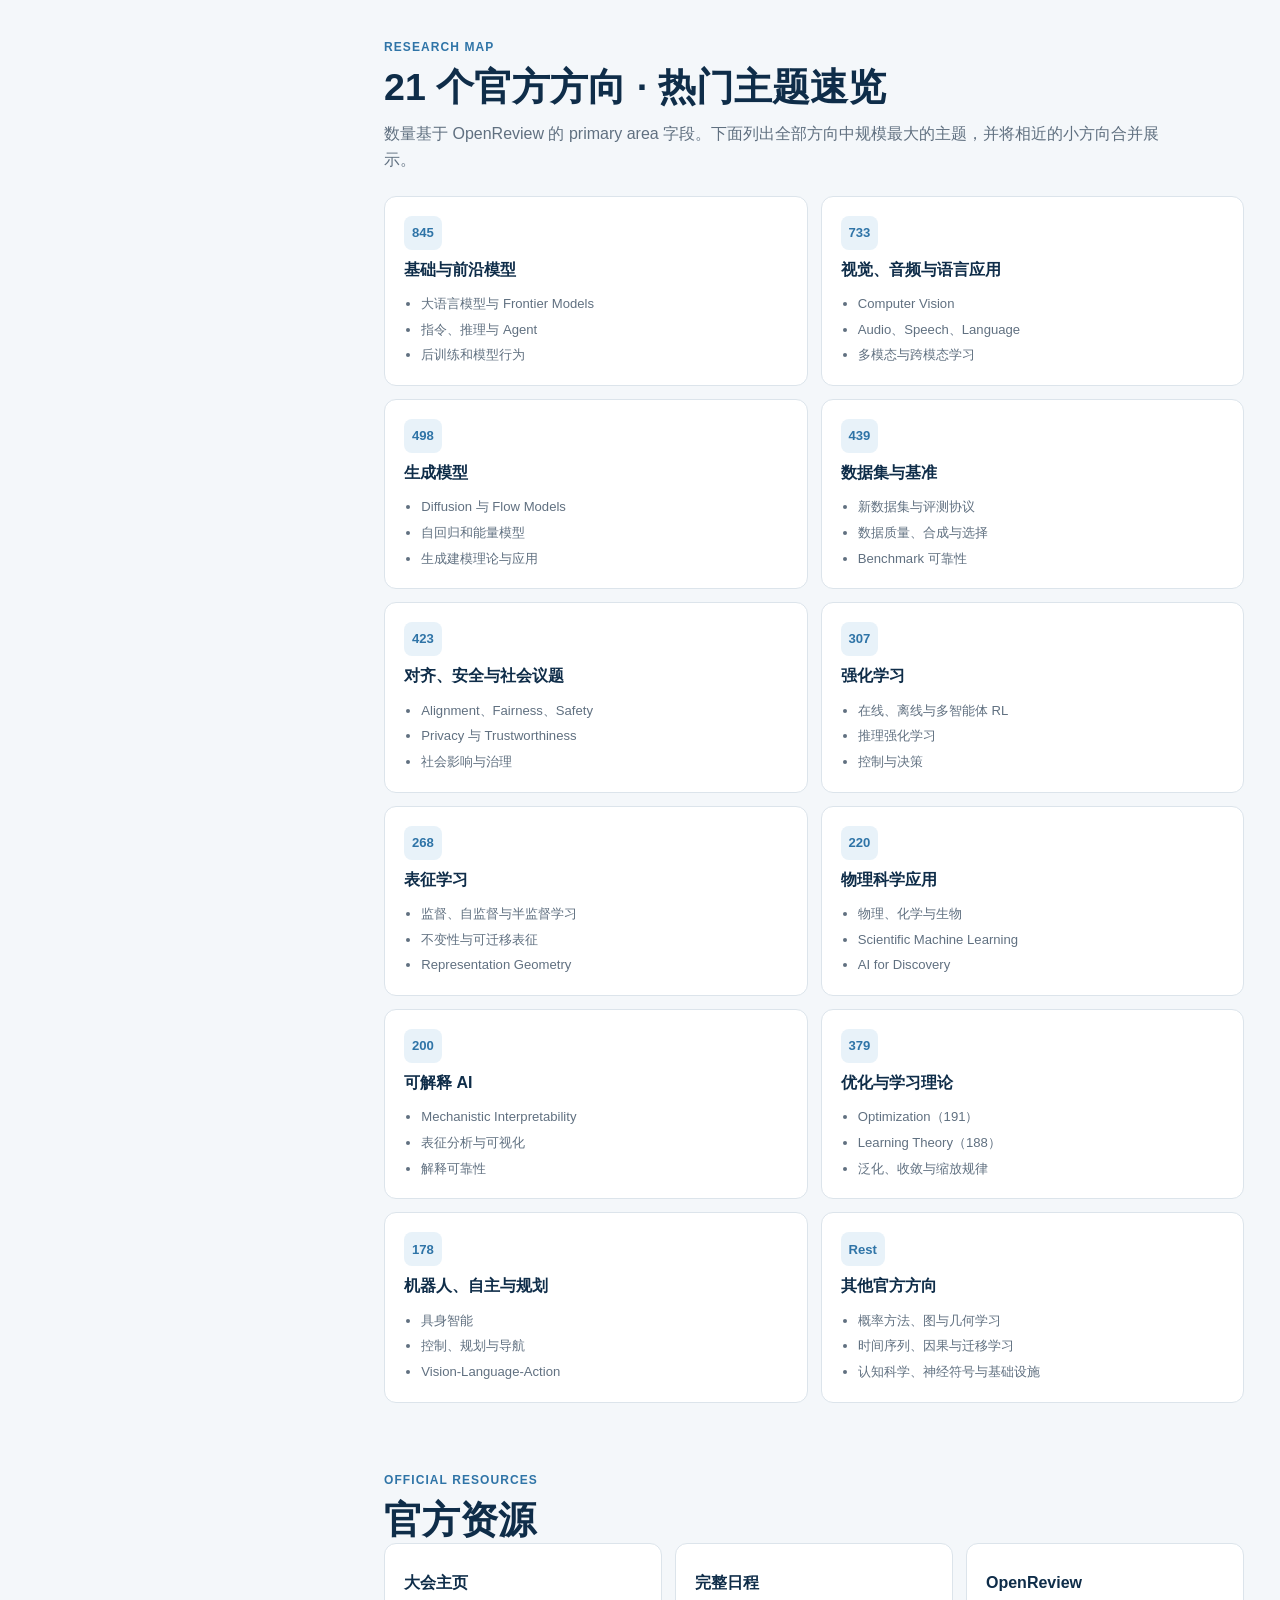
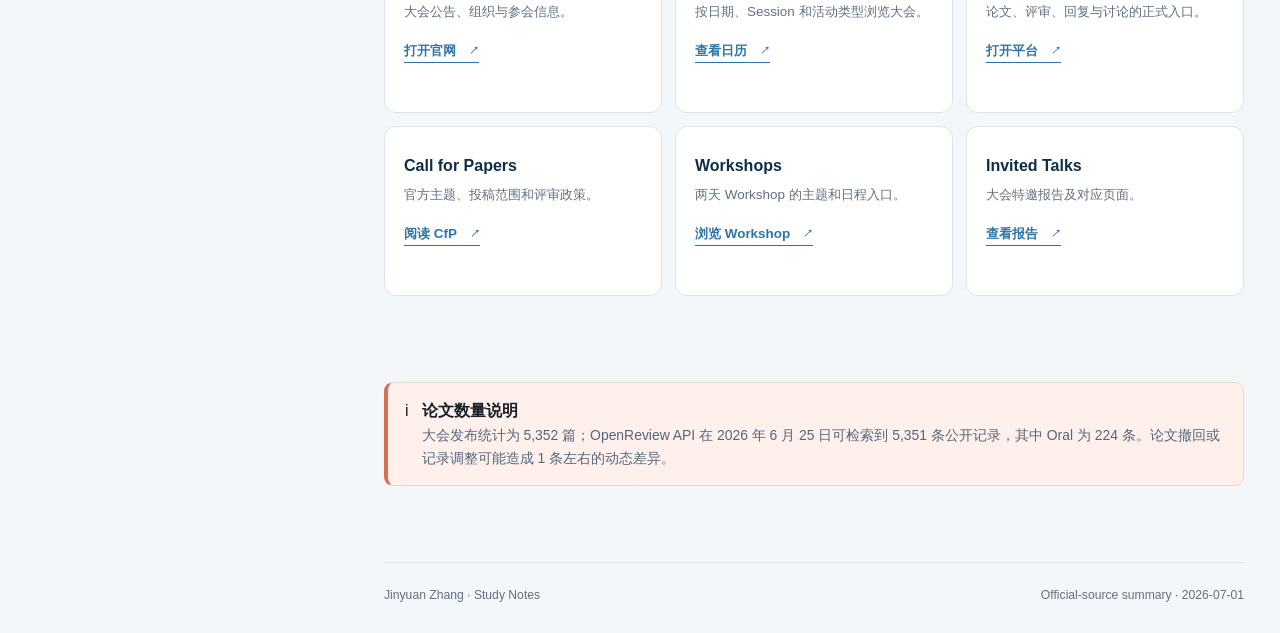
<file: iclr-2026.html>
<!doctype html>
<html lang="zh-CN">
  <head>
    <meta charset="utf-8">
    <meta name="viewport" content="width=device-width, initial-scale=1">
    <meta name="description" content="ICLR 2026 中文学习笔记：录用论文、Oral、会议回顾、研究方向和官方资源">
    <meta name="theme-color" content="#173d63">
    <title>ICLR 2026 学习笔记 · Jinyuan Zhang</title>
    <link rel="stylesheet" href="styles.css?v=20260701-1">
    <script src="script.js?v=20260701-1" defer></script>
  </head>
  <body data-page="iclr">
    <button class="mobile-menu" type="button" aria-controls="sidebar" aria-expanded="false"><span aria-hidden="true">☰</span><span>导航</span></button>
    <div class="shell">
      <aside class="sidebar" id="sidebar" aria-label="ICLR 2026 导航">
        <div class="sidebar-head">
          <a class="brand" href="index.html"><img src="assets/profile.jpg" alt=""><span><strong>Jinyuan Zhang</strong><small>Study Notes</small></span></a>
          <button class="sidebar-close" type="button" aria-label="关闭导航">×</button>
        </div>
        <div class="sidebar-title">
          <p class="kicker">Learning Representations · Rio</p>
          <h1>ICLR 2026 学习笔记</h1>
          <p>第 14 届国际学习表征大会：论文入口、Oral、研究方向和会后资源。</p>
        </div>
        <nav class="guide-switcher" aria-label="页面切换">
          <a href="index.html"><span>个人主页</span><small>Home</small></a>
          <a href="notes.html"><span>学习笔记</span><small>Study Notes</small></a>
          <a href="neurips-2026.html"><span>NeurIPS 2026</span><small>评审中</small></a>
          <a href="acl-2026.html"><span>ACL 2026</span><small>论文已公开</small></a>
          <a href="aaai-2026.html"><span>AAAI 2026</span><small>论文已公开</small></a>
          <a href="icml-2026.html"><span>ICML 2026</span><small>论文已公开</small></a>
          <a class="is-active" href="iclr-2026.html"><span>ICLR 2026</span><small>会议已结束</small></a>
          <a href="cvpr-2026.html"><span>CVPR 2026</span><small>会议已结束</small></a>
        </nav>
        <label class="search-box"><span aria-hidden="true">⌕</span><span class="sr-only">搜索 ICLR 导航</span><input type="search" data-guide-search placeholder="搜索论文类型、主题或资源…"></label>
        <div class="sidebar-stats">
          <div><strong>5,351</strong><span>当前公开记录</span></div>
          <div><strong>224</strong><span>Oral</span></div>
        </div>
        <div class="directory">
          <p class="directory-label">目录浏览</p>
          <details open>
            <summary>会议信息</summary>
            <a href="#overview">大会速览</a>
            <a href="#timeline">关键日期</a>
            <a href="#program">大会回顾</a>
          </details>
          <details open>
            <summary>论文与研究</summary>
            <a href="#papers">论文入口</a>
            <a href="#paper-browser">全量论文目录</a>
            <a href="#topics">主题分类</a>
          </details>
          <details open>
            <summary>继续阅读</summary>
            <a href="#resources">官方资源</a>
            <a href="#data-note">数据说明</a>
          </details>
        </div>
        <p class="sidebar-note">数据来源：ICLR 2026 官方虚拟站与 OpenReview。<br>更新日期：2026-07-01</p>
      </aside>

      <main class="main" data-search-root>
        <header class="guide-hero" id="overview" data-search-card data-search="ICLR 2026 里约热内卢 Rio de Janeiro 巴西 学习表征">
          <p class="eyebrow">The 14th International Conference on Learning Representations</p>
          <h1>ICLR 2026<br>中文学习笔记</h1>
          <p class="hero-lead">2026 年 4 月 23–27 日，巴西里约热内卢 Riocentro。会议虽已结束，全部论文、Oral、报告和 Workshop 仍可从官方虚拟站与 OpenReview 浏览。</p>
          <div class="hero-meta"><span>Rio de Janeiro, Brazil</span><span>2026.04.23–27</span><span>Venue · Riocentro</span></div>
          <div class="notice">
            <span aria-hidden="true">✓</span>
            <div><strong>会后资料持续可用</strong><p>官方 Papers、Orals、Schedule 和 OpenReview 都保留在线。本站将它们组织成中文入口，不转跳到第三方汇总站。</p></div>
          </div>
        </header>

        <div class="metrics" aria-label="ICLR 2026 速览">
          <div class="metric"><strong>5,351</strong><span>当前公开记录</span></div>
          <div class="metric"><strong>224</strong><span>Oral</span></div>
          <div class="metric"><strong>5,127</strong><span>Poster</span></div>
          <div class="metric"><strong>21</strong><span>官方研究方向</span></div>
        </div>

        <section class="content-section" id="timeline">
          <p class="eyebrow">Important Dates</p>
          <h2>关键日期</h2>
          <p class="section-intro">ICLR 2026 的投稿、评审与大会均已结束，下面保留完整时间线，方便回溯审稿和出版过程。</p>
          <div class="timeline-grid">
            <article class="timeline-card is-past" data-search-card data-search="摘要截止 9月19日"><time>2025-09-19</time><h3>摘要提交截止</h3><p>作者与真实摘要须在该节点前完成。</p></article>
            <article class="timeline-card is-past" data-search-card data-search="全文截止 9月24日"><time>2025-09-24</time><h3>全文提交截止</h3><p>主论文与补充材料截止。</p></article>
            <article class="timeline-card is-past" data-search-card data-search="评审公开 11月11日"><time>2025-11-11</time><h3>评审意见开放</h3><p>Reviews released to authors。</p></article>
            <article class="timeline-card is-past" data-search-card data-search="讨论期 12月3日 rebuttal"><time>2025-12-03</time><h3>公开讨论结束</h3><p>作者、Reviewer 与 AC 讨论阶段结束。</p></article>
            <article class="timeline-card is-past" data-search-card data-search="录用通知 1月25日"><time>2026-01-25</time><h3>最终决定</h3><p>Oral 与 Poster 录用结果发布。</p></article>
            <article class="timeline-card is-past" data-search-card data-search="主会 4月23日 25日"><time>04-23 → 04-25</time><h3>Main Conference</h3><p>Invited Talks、Oral、Poster、Expo 与社区活动。</p></article>
            <article class="timeline-card is-past" data-search-card data-search="workshops 4月26日 27日"><time>04-26 → 04-27</time><h3>Workshops</h3><p>两天线下专题 Workshop。</p></article>
            <article class="timeline-card is-next" data-search-card data-search="会后 录像 recordings"><time>POST-CONF</time><h3>会后资料</h3><p>论文、评审和部分会议录像持续公开。</p></article>
          </div>
        </section>

        <section class="content-section" id="papers">
          <p class="eyebrow">Accepted Papers</p>
          <h2>论文与展示入口</h2>
          <p class="section-intro">ICLR 采用公开评审。论文页面通常同时包含 PDF、版本、评审、作者回复与讨论，是阅读研究脉络的理想入口。</p>
          <div class="paper-grid">
            <article class="paper-link-card" data-search-card data-search="全部论文 5351 papers"><span class="paper-count">5,351</span><h3>当前公开论文</h3><p>在 ICLR 官方虚拟站按主题、Session、标题与作者浏览。</p><a class="card-link" href="https://iclr.cc/virtual/2026/papers.html" target="_blank" rel="noreferrer">打开官方论文页</a></article>
            <article class="paper-link-card" data-search-card data-search="Oral 224 口头报告"><span class="paper-count">224</span><h3>Oral Papers</h3><p>大会精选口头报告论文与对应 Session。</p><a class="card-link" href="https://iclr.cc/virtual/2026/events/oral" target="_blank" rel="noreferrer">查看 Oral</a></article>
            <article class="paper-link-card" data-search-card data-search="Poster 5127 海报"><span class="paper-count">5,127</span><h3>Poster Papers</h3><p>当前 OpenReview 可检索到的 Poster 论文。</p><a class="card-link" href="https://iclr.cc/virtual/2026/papers.html" target="_blank" rel="noreferrer">浏览 Poster</a></article>
            <article class="paper-link-card" data-search-card data-search="OpenReview reviews rebuttal 评审"><span class="paper-count">Open</span><h3>OpenReview Proceedings</h3><p>阅读论文 PDF、公开评审、回复、讨论与版本变化。</p><a class="card-link" href="https://openreview.net/group?id=ICLR.cc/2026/Conference" target="_blank" rel="noreferrer">打开 OpenReview</a></article>
            <article class="paper-link-card" data-search-card data-search="Awards best paper outstanding"><span class="paper-count">Awards</span><h3>Awards</h3><p>查看 Outstanding Paper、Honorable Mention 等大会奖项。</p><a class="card-link" href="https://iclr.cc/virtual/2026/awards_detail" target="_blank" rel="noreferrer">查看奖项</a></article>
            <article class="paper-link-card" data-search-card data-search="Blog Track 博客 posters"><span class="paper-count">Blog</span><h3>Blog Track Posters</h3><p>面向更广泛读者的研究解读与可视化表达。</p><a class="card-link" href="https://iclr.cc/virtual/2026/events/BlogTrack-2026" target="_blank" rel="noreferrer">浏览 Blog Track</a></article>
          </div>
        </section>

        <section class="content-section" id="paper-browser" data-paper-browser data-source="data/iclr-2026-papers.json?v=20260626-1">
          <p class="eyebrow">Full Paper Directory</p>
          <h2>全量论文目录</h2>
          <p class="section-intro">搜索官方论文标题、作者和关键词，或按 21 个官方 Primary Area、Oral 与 Poster 筛选。点击标题可直接阅读 OpenReview 论文和评审。</p>
          <div class="paper-browser-panel">
            <div class="catalog-toolbar">
              <label class="catalog-control">
                <span>标题 / 作者 / 关键词</span>
                <input type="search" data-paper-query placeholder="例如：alignment、graph、Sergey Levine">
              </label>
              <label class="catalog-control">
                <span>研究方向</span>
                <select data-paper-group></select>
              </label>
              <label class="catalog-control">
                <span>展示类型</span>
                <select data-paper-type></select>
              </label>
            </div>
            <div class="catalog-summary">
              <span data-paper-status>正在加载 ICLR 官方论文数据…</span>
              <span><strong data-paper-count>—</strong> 篇匹配</span>
            </div>
            <div class="catalog-paper-list" data-paper-list></div>
            <button class="catalog-more" type="button" data-paper-more hidden>继续加载</button>
          </div>
        </section>

        <section class="content-section" id="program">
          <p class="eyebrow">Conference Recap</p>
          <h2>大会日程回顾</h2>
          <p class="section-intro">官方日历时区为 America/Sao_Paulo。主会连续三天，之后是两天 Workshop。</p>
          <div class="agenda">
            <div class="agenda-row" data-search-card data-search="4月23日 主会 invited oral poster"><time>4 月 23 日</time><strong>Main Conference · Day 1</strong><span>Opening · Invited Talks · Oral · Poster</span></div>
            <div class="agenda-row" data-search-card data-search="4月24日 主会 oral poster"><time>4 月 24 日</time><strong>Main Conference · Day 2</strong><span>Oral · Poster · Town Hall</span></div>
            <div class="agenda-row" data-search-card data-search="4月25日 主会 awards closing"><time>4 月 25 日</time><strong>Main Conference · Day 3</strong><span>Awards · Oral · Poster · Closing</span></div>
            <div class="agenda-row" data-search-card data-search="4月26日 workshops"><time>4 月 26 日</time><strong>Workshops · Day 1</strong><span>Sunday</span></div>
            <div class="agenda-row" data-search-card data-search="4月27日 workshops"><time>4 月 27 日</time><strong>Workshops · Day 2</strong><span>Monday</span></div>
          </div>
        </section>

        <section class="content-section" id="topics">
          <p class="eyebrow">Research Map</p>
          <h2>21 个官方方向 · 热门主题速览</h2>
          <p class="section-intro">数量基于 OpenReview 的 primary area 字段。下面列出全部方向中规模最大的主题，并将相近的小方向合并展示。</p>
          <div class="topic-grid">
            <article class="topic-card" data-search-card data-search="基础模型 LLM foundation frontier 845"><span class="topic-number">845</span><h3>基础与前沿模型</h3><ul><li>大语言模型与 Frontier Models</li><li>指令、推理与 Agent</li><li>后训练和模型行为</li></ul></article>
            <article class="topic-card" data-search-card data-search="应用 视觉 音频 语言 多模态 733"><span class="topic-number">733</span><h3>视觉、音频与语言应用</h3><ul><li>Computer Vision</li><li>Audio、Speech、Language</li><li>多模态与跨模态学习</li></ul></article>
            <article class="topic-card" data-search-card data-search="生成模型 diffusion flow 498"><span class="topic-number">498</span><h3>生成模型</h3><ul><li>Diffusion 与 Flow Models</li><li>自回归和能量模型</li><li>生成建模理论与应用</li></ul></article>
            <article class="topic-card" data-search-card data-search="数据集 基准 benchmark 439"><span class="topic-number">439</span><h3>数据集与基准</h3><ul><li>新数据集与评测协议</li><li>数据质量、合成与选择</li><li>Benchmark 可靠性</li></ul></article>
            <article class="topic-card" data-search-card data-search="对齐 公平 安全 隐私 社会议题 423"><span class="topic-number">423</span><h3>对齐、安全与社会议题</h3><ul><li>Alignment、Fairness、Safety</li><li>Privacy 与 Trustworthiness</li><li>社会影响与治理</li></ul></article>
            <article class="topic-card" data-search-card data-search="强化学习 RL 307"><span class="topic-number">307</span><h3>强化学习</h3><ul><li>在线、离线与多智能体 RL</li><li>推理强化学习</li><li>控制与决策</li></ul></article>
            <article class="topic-card" data-search-card data-search="表征学习 supervised unsupervised 268"><span class="topic-number">268</span><h3>表征学习</h3><ul><li>监督、自监督与半监督学习</li><li>不变性与可迁移表征</li><li>Representation Geometry</li></ul></article>
            <article class="topic-card" data-search-card data-search="物理科学 220 科学机器学习"><span class="topic-number">220</span><h3>物理科学应用</h3><ul><li>物理、化学与生物</li><li>Scientific Machine Learning</li><li>AI for Discovery</li></ul></article>
            <article class="topic-card" data-search-card data-search="可解释 AI interpretability 200"><span class="topic-number">200</span><h3>可解释 AI</h3><ul><li>Mechanistic Interpretability</li><li>表征分析与可视化</li><li>解释可靠性</li></ul></article>
            <article class="topic-card" data-search-card data-search="优化 191 学习理论 188"><span class="topic-number">379</span><h3>优化与学习理论</h3><ul><li>Optimization（191）</li><li>Learning Theory（188）</li><li>泛化、收敛与缩放规律</li></ul></article>
            <article class="topic-card" data-search-card data-search="机器人 autonomy planning 178"><span class="topic-number">178</span><h3>机器人、自主与规划</h3><ul><li>具身智能</li><li>控制、规划与导航</li><li>Vision-Language-Action</li></ul></article>
            <article class="topic-card" data-search-card data-search="概率 图 几何 时间序列 因果 神经符号"><span class="topic-number">Rest</span><h3>其他官方方向</h3><ul><li>概率方法、图与几何学习</li><li>时间序列、因果与迁移学习</li><li>认知科学、神经符号与基础设施</li></ul></article>
          </div>
          <p class="empty-state" data-search-empty hidden>没有找到匹配的 ICLR 内容。</p>
        </section>

        <section class="content-section" id="resources">
          <p class="eyebrow">Official Resources</p>
          <h2>官方资源</h2>
          <div class="resource-grid">
            <article class="resource-card" data-search-card data-search="ICLR 官网"><h3>大会主页</h3><p>大会公告、组织与参会信息。</p><a class="card-link" href="https://iclr.cc/Conferences/2026" target="_blank" rel="noreferrer">打开官网</a></article>
            <article class="resource-card" data-search-card data-search="Schedule 日程"><h3>完整日程</h3><p>按日期、Session 和活动类型浏览大会。</p><a class="card-link" href="https://iclr.cc/virtual/2026/calendar" target="_blank" rel="noreferrer">查看日历</a></article>
            <article class="resource-card" data-search-card data-search="OpenReview papers reviews"><h3>OpenReview</h3><p>论文、评审、回复与讨论的正式入口。</p><a class="card-link" href="https://openreview.net/group?id=ICLR.cc/2026/Conference" target="_blank" rel="noreferrer">打开平台</a></article>
            <article class="resource-card" data-search-card data-search="Call for Papers CFP"><h3>Call for Papers</h3><p>官方主题、投稿范围和评审政策。</p><a class="card-link" href="https://iclr.cc/Conferences/2026/CallForPapers" target="_blank" rel="noreferrer">阅读 CfP</a></article>
            <article class="resource-card" data-search-card data-search="Workshops 研讨会"><h3>Workshops</h3><p>两天 Workshop 的主题和日程入口。</p><a class="card-link" href="https://iclr.cc/virtual/2026/events/workshop" target="_blank" rel="noreferrer">浏览 Workshop</a></article>
            <article class="resource-card" data-search-card data-search="Invited Talks 报告"><h3>Invited Talks</h3><p>大会特邀报告及对应页面。</p><a class="card-link" href="https://iclr.cc/virtual/2026/eventlistwithbios/InvitedTalks-2026" target="_blank" rel="noreferrer">查看报告</a></article>
          </div>
        </section>

        <section class="content-section" id="data-note">
          <div class="notice warning" data-search-card data-search="数据说明 OpenReview 数量">
            <span aria-hidden="true">i</span>
            <div><strong>论文数量说明</strong><p>大会发布统计为 5,352 篇；OpenReview API 在 2026 年 6 月 25 日可检索到 5,351 条公开记录，其中 Oral 为 224 条。论文撤回或记录调整可能造成 1 条左右的动态差异。</p></div>
          </div>
        </section>
        <footer class="site-footer"><span>Jinyuan Zhang · Study Notes</span><span>Official-source summary · 2026-07-01</span></footer>
      </main>
    </div>
    <div class="sidebar-backdrop" hidden></div>
  </body>
</html>
</file>
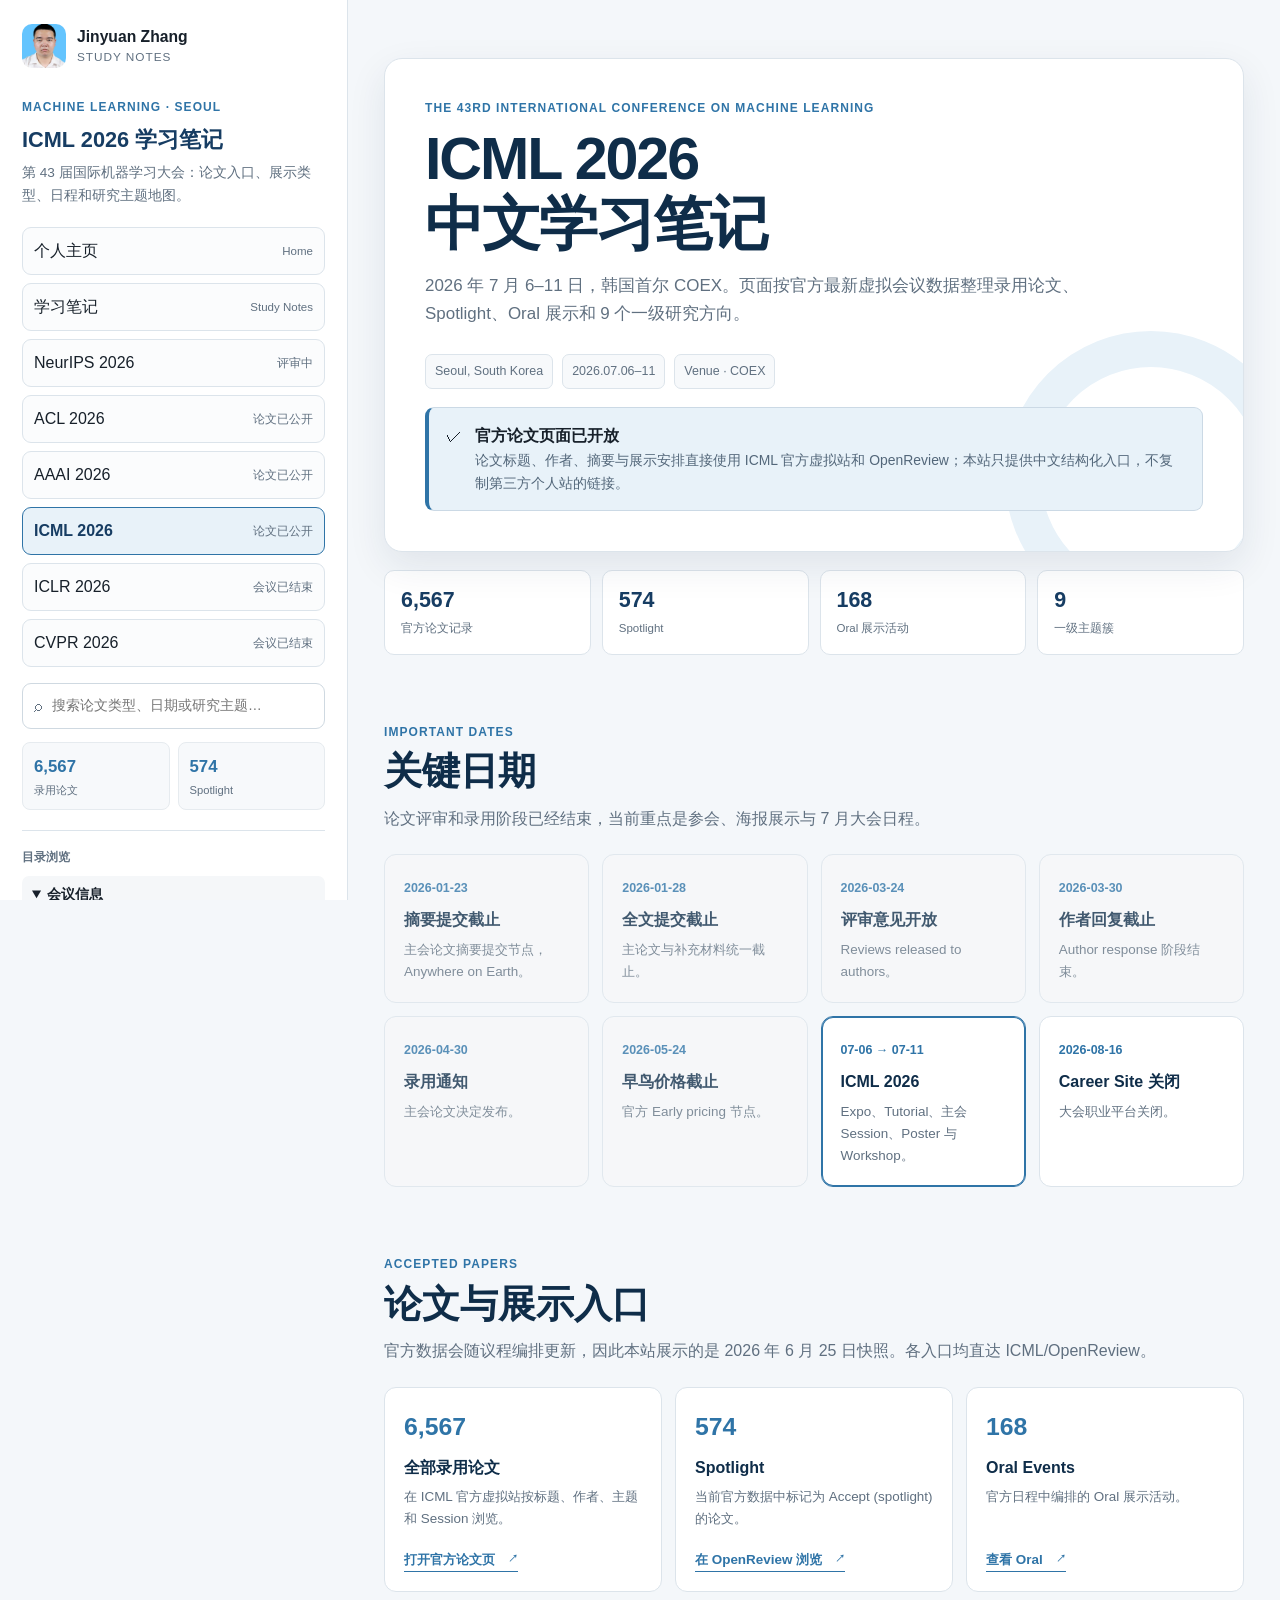
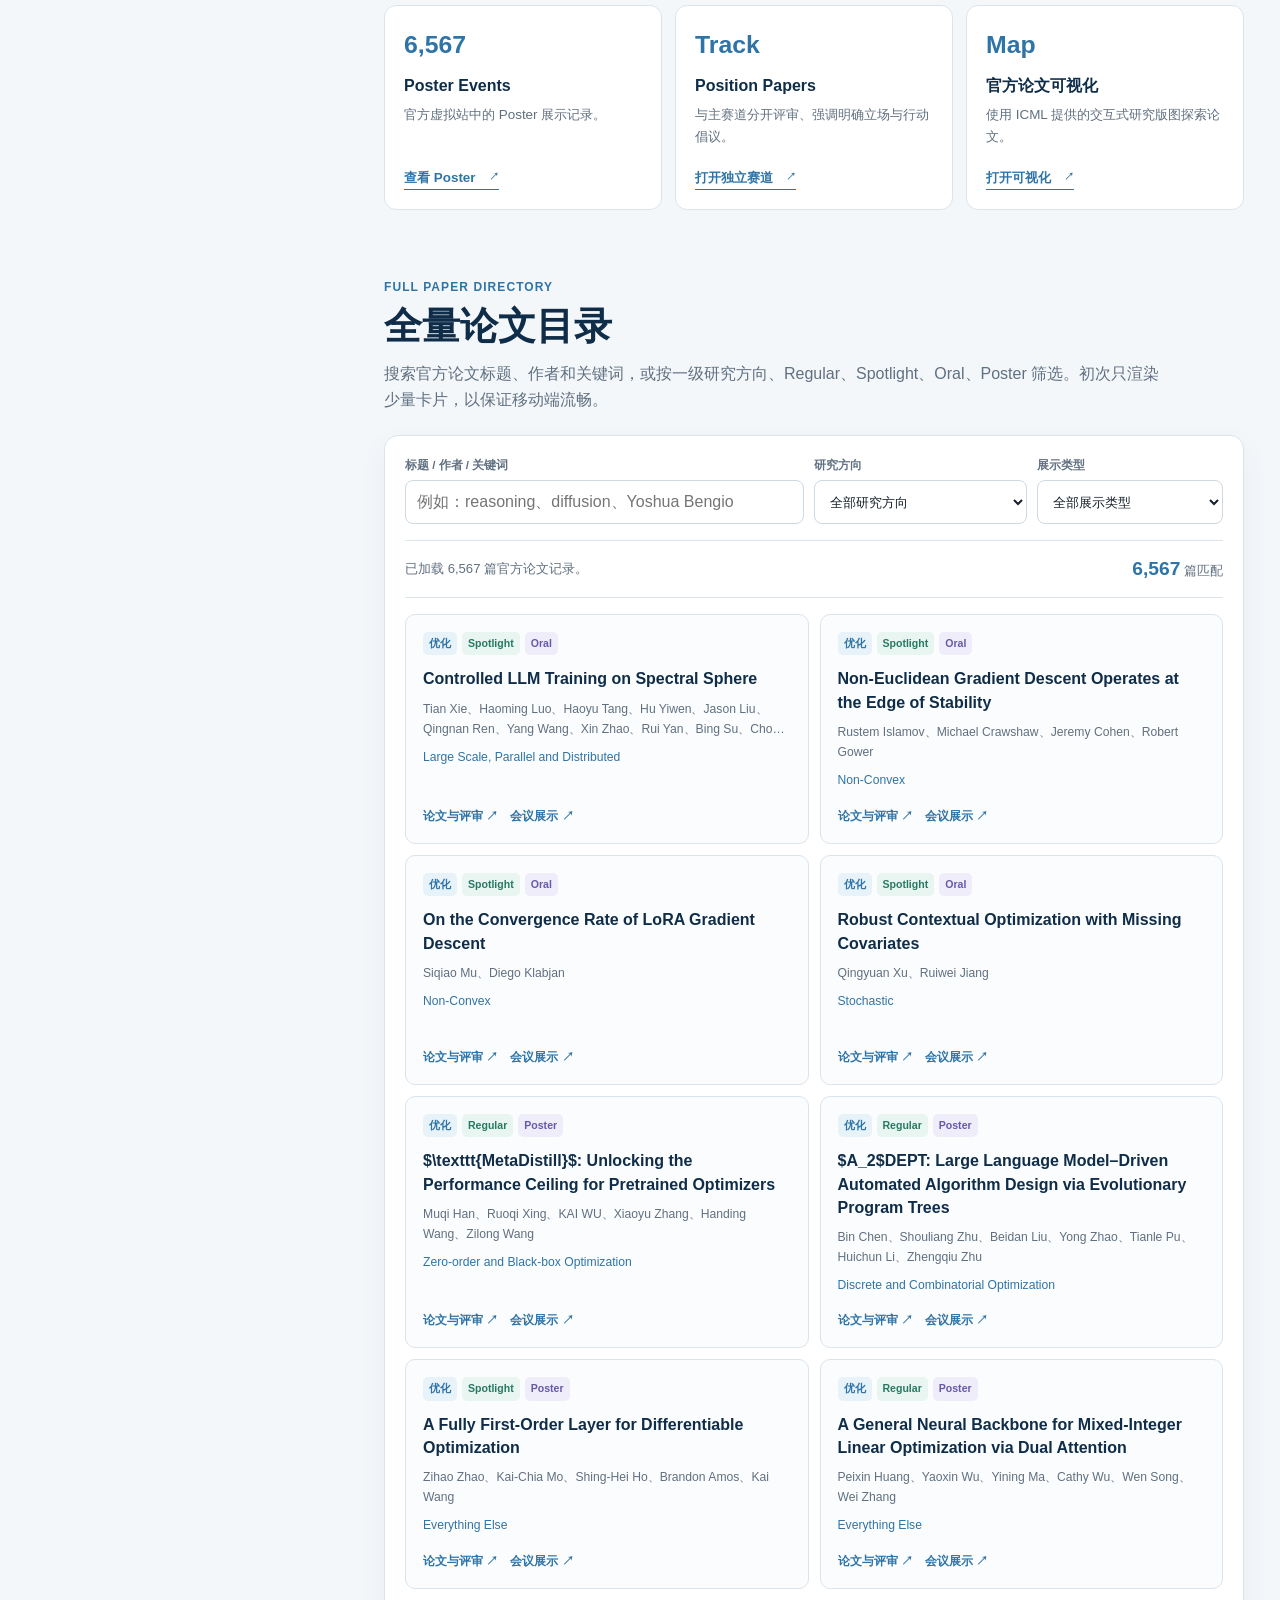
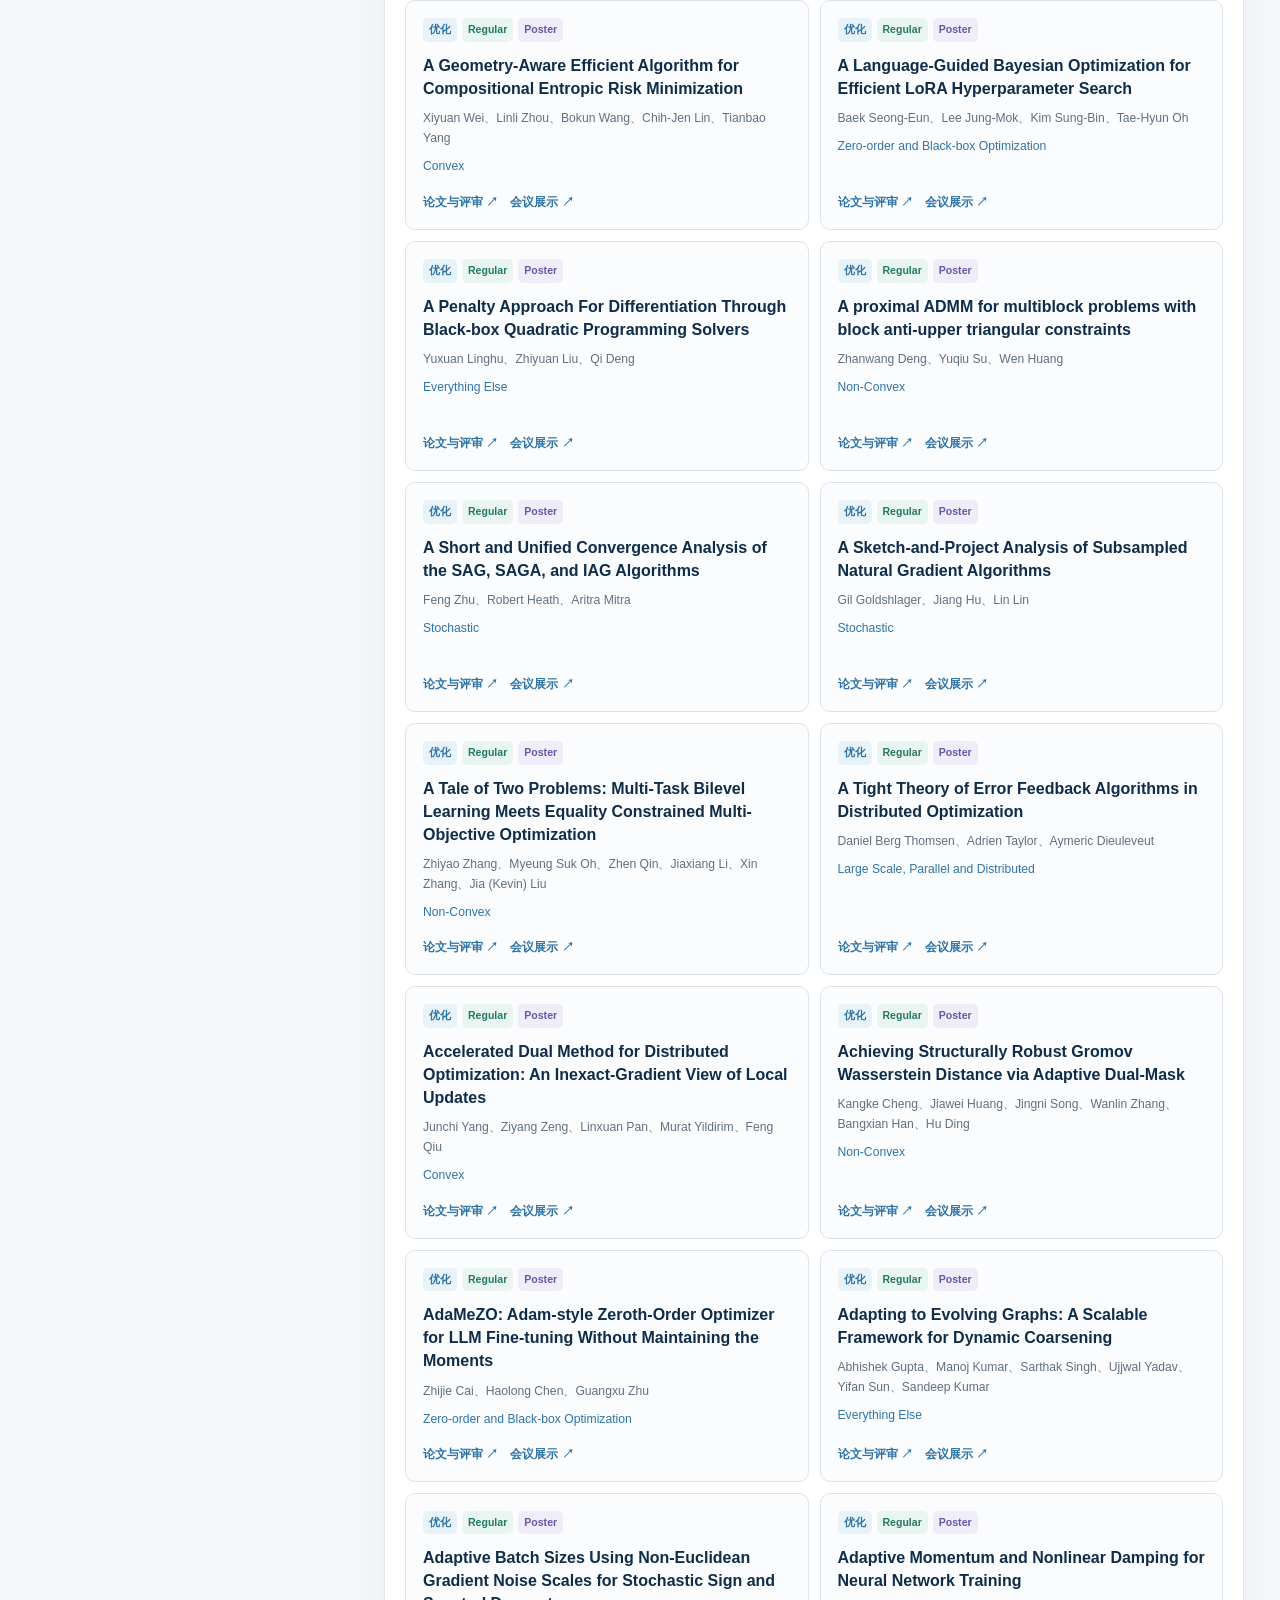
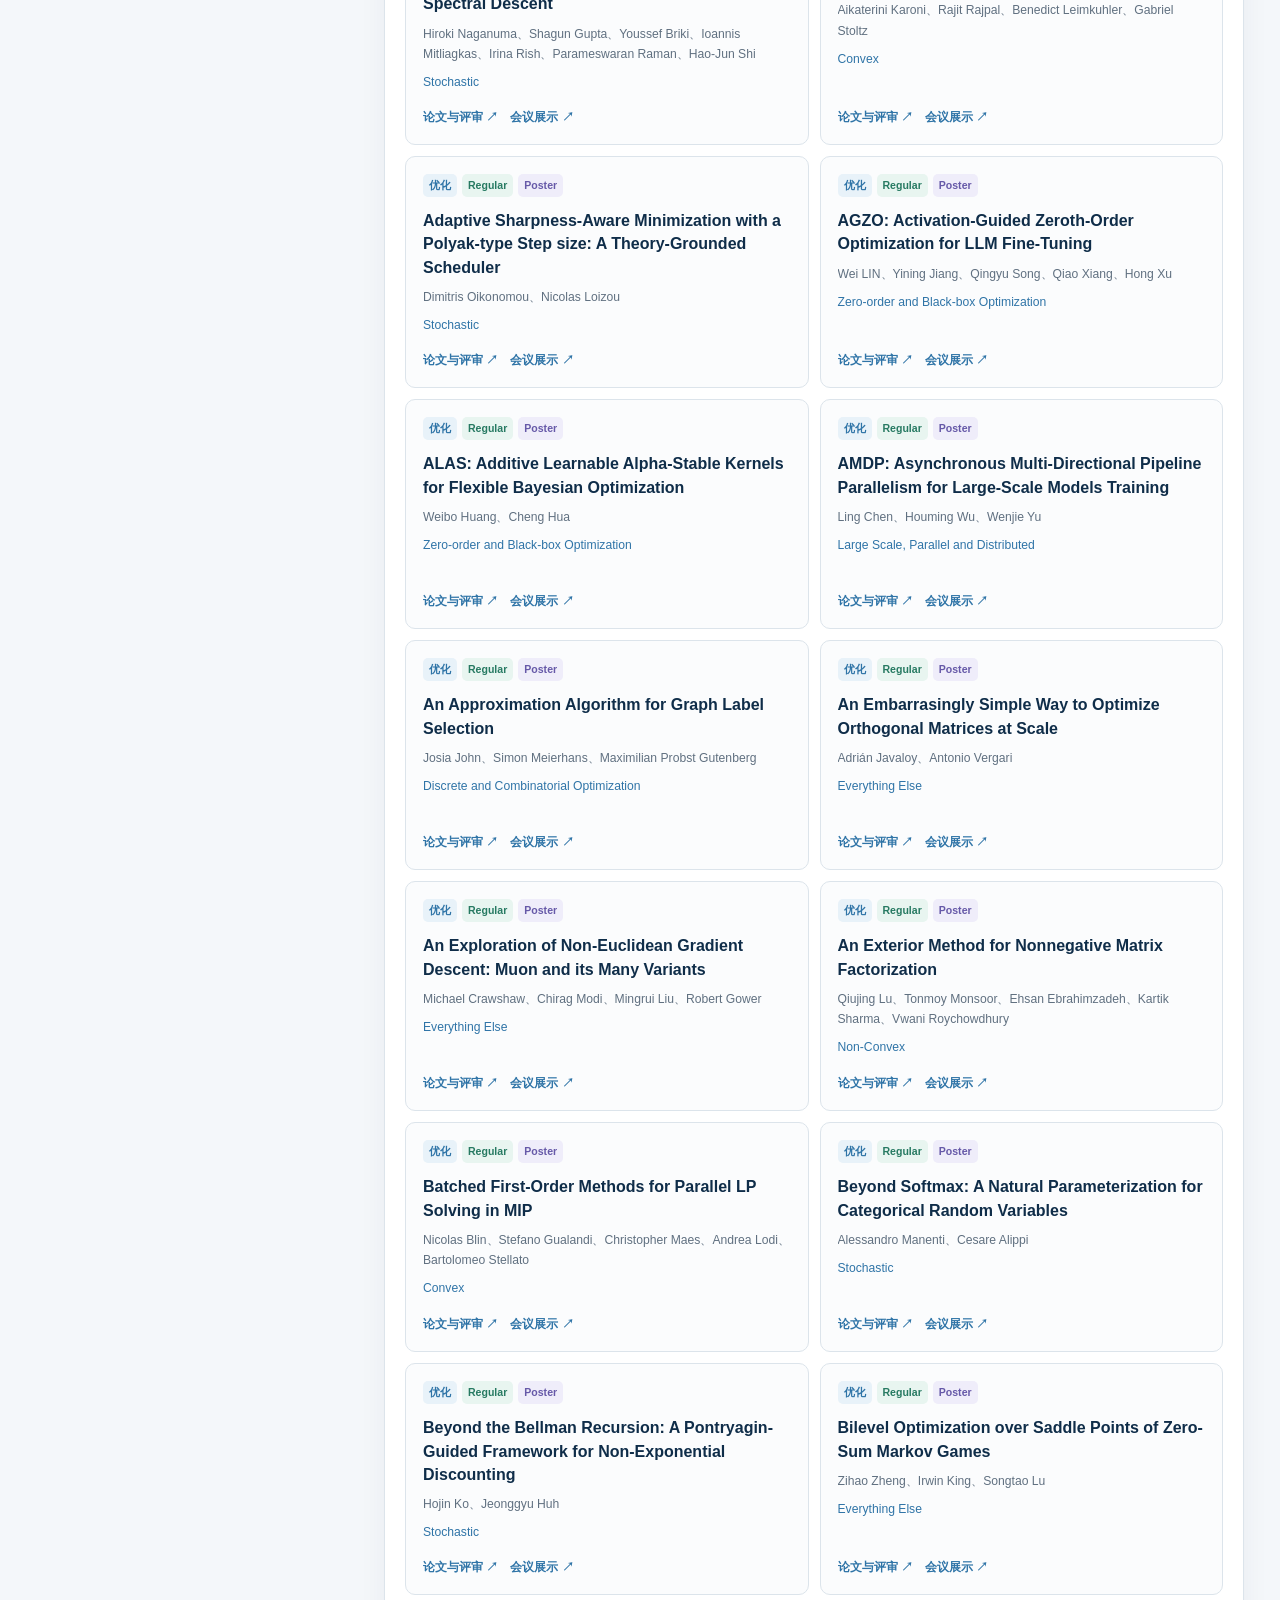
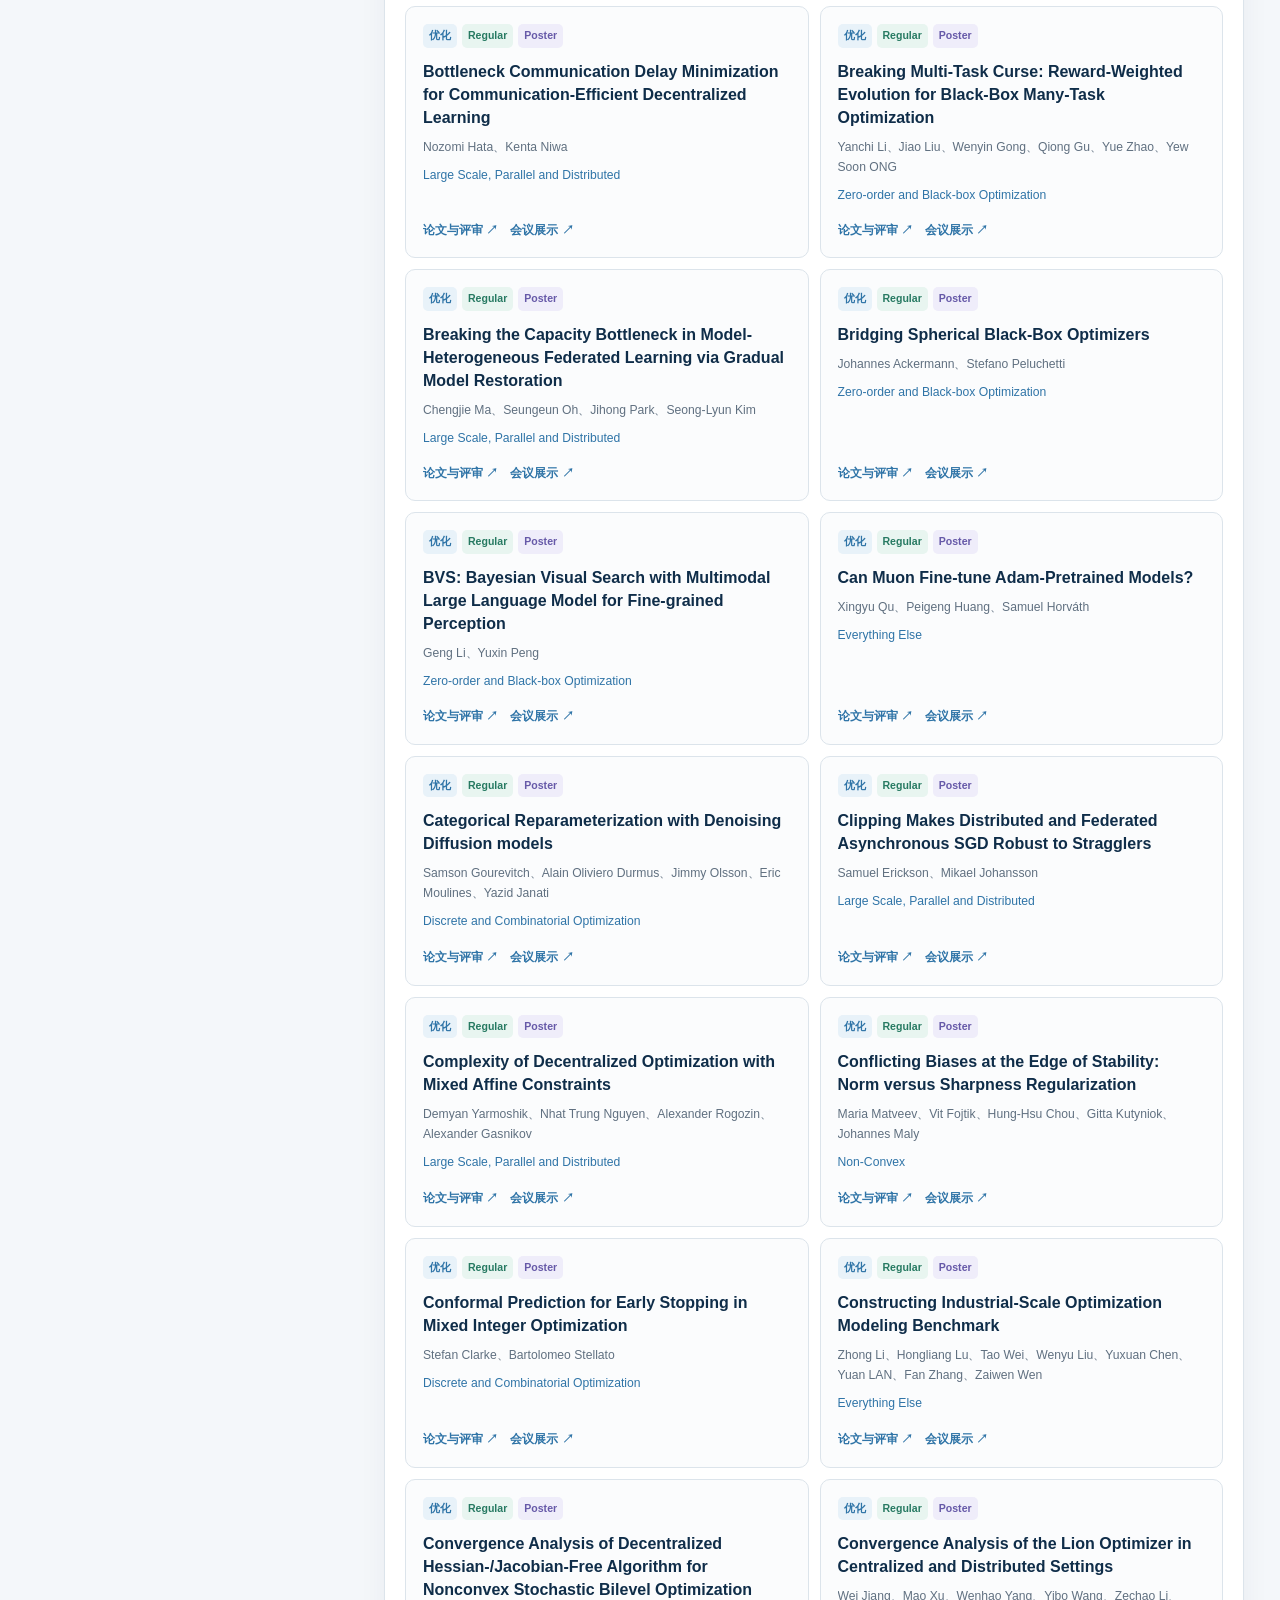
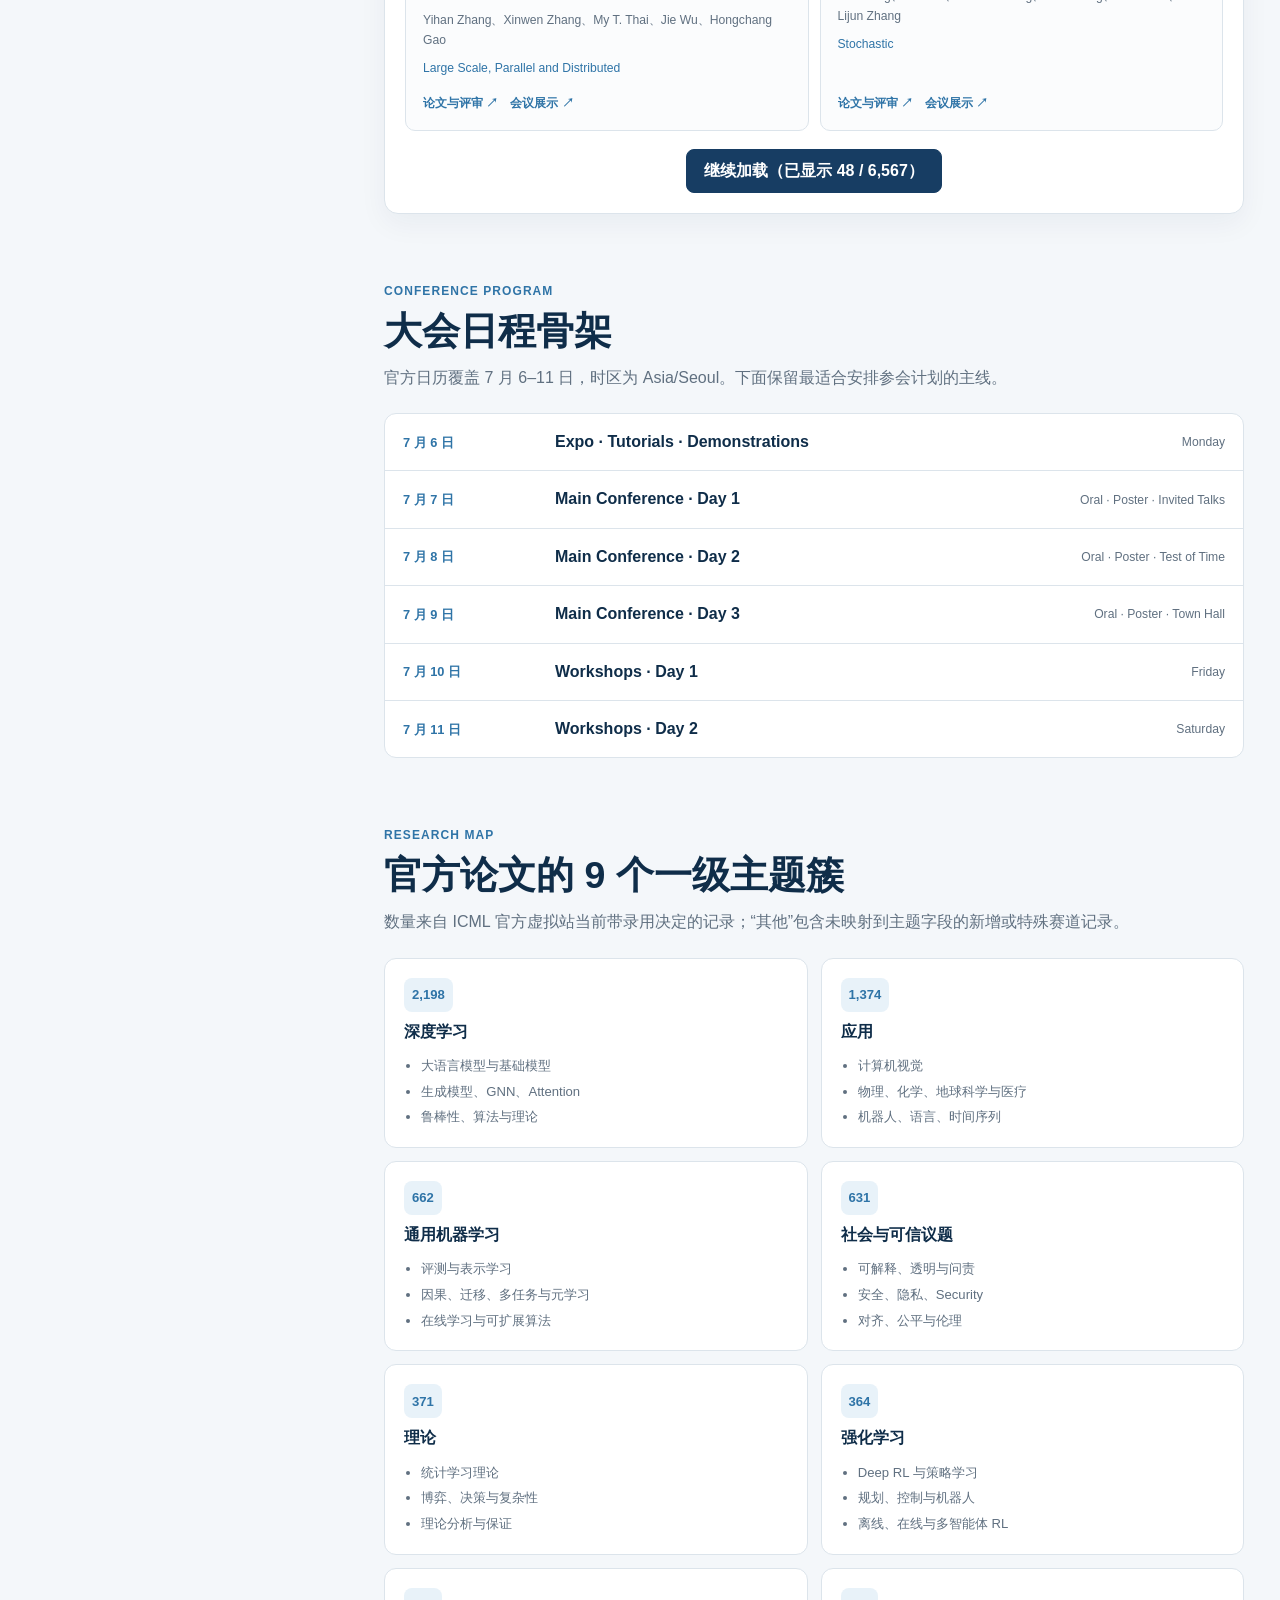
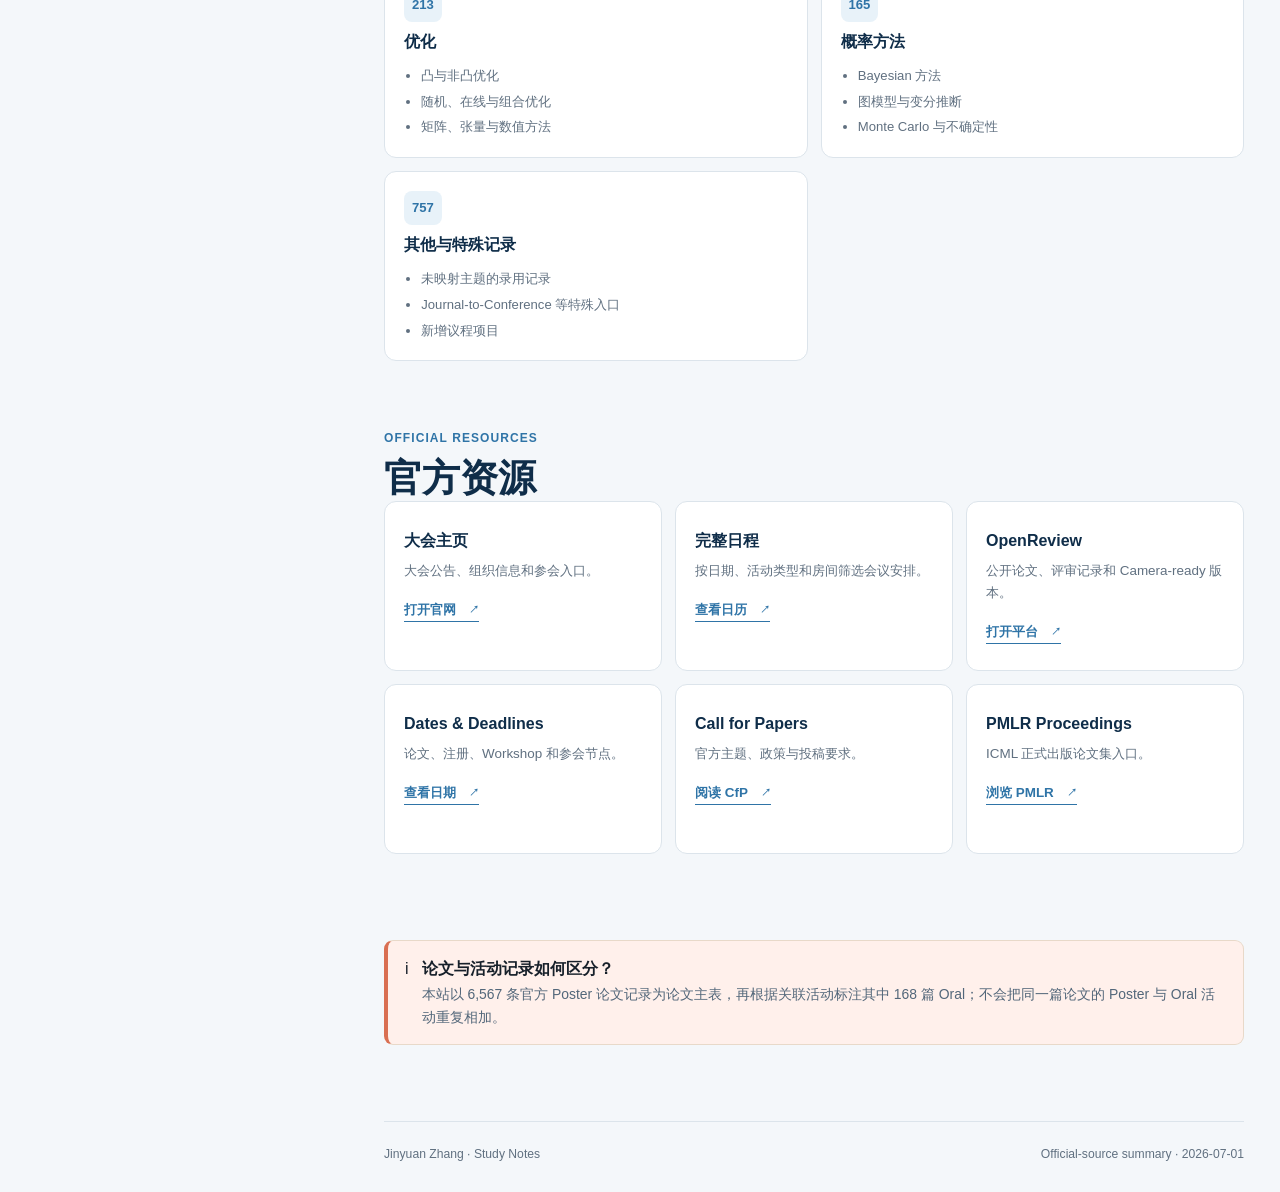
<file: icml-2026.html>
<!doctype html>
<html lang="zh-CN">
  <head>
    <meta charset="utf-8">
    <meta name="viewport" content="width=device-width, initial-scale=1">
    <meta name="description" content="ICML 2026 中文学习笔记：录用论文、Spotlight、Oral、会议日程和研究方向">
    <meta name="theme-color" content="#173d63">
    <title>ICML 2026 学习笔记 · Jinyuan Zhang</title>
    <link rel="stylesheet" href="styles.css?v=20260701-1">
    <script src="script.js?v=20260701-1" defer></script>
  </head>
  <body data-page="icml">
    <button class="mobile-menu" type="button" aria-controls="sidebar" aria-expanded="false"><span aria-hidden="true">☰</span><span>导航</span></button>
    <div class="shell">
      <aside class="sidebar" id="sidebar" aria-label="ICML 2026 导航">
        <div class="sidebar-head">
          <a class="brand" href="index.html"><img src="assets/profile.jpg" alt=""><span><strong>Jinyuan Zhang</strong><small>Study Notes</small></span></a>
          <button class="sidebar-close" type="button" aria-label="关闭导航">×</button>
        </div>
        <div class="sidebar-title">
          <p class="kicker">Machine Learning · Seoul</p>
          <h1>ICML 2026 学习笔记</h1>
          <p>第 43 届国际机器学习大会：论文入口、展示类型、日程和研究主题地图。</p>
        </div>
        <nav class="guide-switcher" aria-label="页面切换">
          <a href="index.html"><span>个人主页</span><small>Home</small></a>
          <a href="notes.html"><span>学习笔记</span><small>Study Notes</small></a>
          <a href="neurips-2026.html"><span>NeurIPS 2026</span><small>评审中</small></a>
          <a href="acl-2026.html"><span>ACL 2026</span><small>论文已公开</small></a>
          <a href="aaai-2026.html"><span>AAAI 2026</span><small>论文已公开</small></a>
          <a class="is-active" href="icml-2026.html"><span>ICML 2026</span><small>论文已公开</small></a>
          <a href="iclr-2026.html"><span>ICLR 2026</span><small>会议已结束</small></a>
          <a href="cvpr-2026.html"><span>CVPR 2026</span><small>会议已结束</small></a>
        </nav>
        <label class="search-box"><span aria-hidden="true">⌕</span><span class="sr-only">搜索 ICML 导航</span><input type="search" data-guide-search placeholder="搜索论文类型、日期或研究主题…"></label>
        <div class="sidebar-stats">
          <div><strong>6,567</strong><span>录用论文</span></div>
          <div><strong>574</strong><span>Spotlight</span></div>
        </div>
        <div class="directory">
          <p class="directory-label">目录浏览</p>
          <details open>
            <summary>会议信息</summary>
            <a href="#overview">大会速览</a>
            <a href="#timeline">关键日期</a>
            <a href="#program">大会日程</a>
          </details>
          <details open>
            <summary>论文与研究</summary>
            <a href="#papers">论文入口</a>
            <a href="#paper-browser">全量论文目录</a>
            <a href="#topics">主题分类</a>
          </details>
          <details open>
            <summary>继续阅读</summary>
            <a href="#resources">官方资源</a>
            <a href="#data-note">数据说明</a>
          </details>
        </div>
        <p class="sidebar-note">数据来源：ICML 2026 官方虚拟站与 OpenReview。<br>更新日期：2026-07-01</p>
      </aside>

      <main class="main" data-search-root>
        <header class="guide-hero" id="overview" data-search-card data-search="ICML 2026 首尔 Seoul 韩国 机器学习">
          <p class="eyebrow">The 43rd International Conference on Machine Learning</p>
          <h1>ICML 2026<br>中文学习笔记</h1>
          <p class="hero-lead">2026 年 7 月 6–11 日，韩国首尔 COEX。页面按官方最新虚拟会议数据整理录用论文、Spotlight、Oral 展示和 9 个一级研究方向。</p>
          <div class="hero-meta"><span>Seoul, South Korea</span><span>2026.07.06–11</span><span>Venue · COEX</span></div>
          <div class="notice">
            <span aria-hidden="true">✓</span>
            <div><strong>官方论文页面已开放</strong><p>论文标题、作者、摘要与展示安排直接使用 ICML 官方虚拟站和 OpenReview；本站只提供中文结构化入口，不复制第三方个人站的链接。</p></div>
          </div>
        </header>

        <div class="metrics" aria-label="ICML 2026 速览">
          <div class="metric"><strong>6,567</strong><span>官方论文记录</span></div>
          <div class="metric"><strong>574</strong><span>Spotlight</span></div>
          <div class="metric"><strong>168</strong><span>Oral 展示活动</span></div>
          <div class="metric"><strong>9</strong><span>一级主题簇</span></div>
        </div>

        <section class="content-section" id="timeline">
          <p class="eyebrow">Important Dates</p>
          <h2>关键日期</h2>
          <p class="section-intro">论文评审和录用阶段已经结束，当前重点是参会、海报展示与 7 月大会日程。</p>
          <div class="timeline-grid">
            <article class="timeline-card is-past" data-search-card data-search="摘要截止 1月23日"><time>2026-01-23</time><h3>摘要提交截止</h3><p>主会论文摘要提交节点，Anywhere on Earth。</p></article>
            <article class="timeline-card is-past" data-search-card data-search="全文截止 1月28日"><time>2026-01-28</time><h3>全文提交截止</h3><p>主论文与补充材料统一截止。</p></article>
            <article class="timeline-card is-past" data-search-card data-search="评审意见 3月24日"><time>2026-03-24</time><h3>评审意见开放</h3><p>Reviews released to authors。</p></article>
            <article class="timeline-card is-past" data-search-card data-search="作者回复 3月30日 rebuttal"><time>2026-03-30</time><h3>作者回复截止</h3><p>Author response 阶段结束。</p></article>
            <article class="timeline-card is-past" data-search-card data-search="录用通知 4月30日"><time>2026-04-30</time><h3>录用通知</h3><p>主会论文决定发布。</p></article>
            <article class="timeline-card is-past" data-search-card data-search="早鸟注册 5月24日"><time>2026-05-24</time><h3>早鸟价格截止</h3><p>官方 Early pricing 节点。</p></article>
            <article class="timeline-card is-next" data-search-card data-search="会议 7月6日 11日 首尔"><time>07-06 → 07-11</time><h3>ICML 2026</h3><p>Expo、Tutorial、主会 Session、Poster 与 Workshop。</p></article>
            <article class="timeline-card" data-search-card data-search="Careers site 8月16日"><time>2026-08-16</time><h3>Career Site 关闭</h3><p>大会职业平台关闭。</p></article>
          </div>
        </section>

        <section class="content-section" id="papers">
          <p class="eyebrow">Accepted Papers</p>
          <h2>论文与展示入口</h2>
          <p class="section-intro">官方数据会随议程编排更新，因此本站展示的是 2026 年 6 月 25 日快照。各入口均直达 ICML/OpenReview。</p>
          <div class="paper-grid">
            <article class="paper-link-card" data-search-card data-search="全部论文 papers 6567"><span class="paper-count">6,567</span><h3>全部录用论文</h3><p>在 ICML 官方虚拟站按标题、作者、主题和 Session 浏览。</p><a class="card-link" href="https://icml.cc/virtual/2026/papers.html" target="_blank" rel="noreferrer">打开官方论文页</a></article>
            <article class="paper-link-card" data-search-card data-search="Spotlight 574 highlight"><span class="paper-count">574</span><h3>Spotlight</h3><p>当前官方数据中标记为 Accept (spotlight) 的论文。</p><a class="card-link" href="https://openreview.net/group?id=ICML.cc/2026/Conference" target="_blank" rel="noreferrer">在 OpenReview 浏览</a></article>
            <article class="paper-link-card" data-search-card data-search="Oral 168 口头报告"><span class="paper-count">168</span><h3>Oral Events</h3><p>官方日程中编排的 Oral 展示活动。</p><a class="card-link" href="https://icml.cc/virtual/2026/events/oral" target="_blank" rel="noreferrer">查看 Oral</a></article>
            <article class="paper-link-card" data-search-card data-search="Poster 6567 海报"><span class="paper-count">6,567</span><h3>Poster Events</h3><p>官方虚拟站中的 Poster 展示记录。</p><a class="card-link" href="https://icml.cc/virtual/2026/events/poster" target="_blank" rel="noreferrer">查看 Poster</a></article>
            <article class="paper-link-card" data-search-card data-search="Position Papers 立场论文"><span class="paper-count">Track</span><h3>Position Papers</h3><p>与主赛道分开评审、强调明确立场与行动倡议。</p><a class="card-link" href="https://openreview.net/group?id=ICML.cc/2026/Position_Paper_Track" target="_blank" rel="noreferrer">打开独立赛道</a></article>
            <article class="paper-link-card" data-search-card data-search="Visualization 可视化论文地图"><span class="paper-count">Map</span><h3>官方论文可视化</h3><p>使用 ICML 提供的交互式研究版图探索论文。</p><a class="card-link" href="https://icml2026.vizhub.ai/" target="_blank" rel="noreferrer">打开可视化</a></article>
          </div>
        </section>

        <section class="content-section" id="paper-browser" data-paper-browser data-source="data/icml-2026-papers.json?v=20260626-1">
          <p class="eyebrow">Full Paper Directory</p>
          <h2>全量论文目录</h2>
          <p class="section-intro">搜索官方论文标题、作者和关键词，或按一级研究方向、Regular、Spotlight、Oral、Poster 筛选。初次只渲染少量卡片，以保证移动端流畅。</p>
          <div class="paper-browser-panel">
            <div class="catalog-toolbar">
              <label class="catalog-control">
                <span>标题 / 作者 / 关键词</span>
                <input type="search" data-paper-query placeholder="例如：reasoning、diffusion、Yoshua Bengio">
              </label>
              <label class="catalog-control">
                <span>研究方向</span>
                <select data-paper-group></select>
              </label>
              <label class="catalog-control">
                <span>展示类型</span>
                <select data-paper-type></select>
              </label>
            </div>
            <div class="catalog-summary">
              <span data-paper-status>正在加载 ICML 官方论文数据…</span>
              <span><strong data-paper-count>—</strong> 篇匹配</span>
            </div>
            <div class="catalog-paper-list" data-paper-list></div>
            <button class="catalog-more" type="button" data-paper-more hidden>继续加载</button>
          </div>
        </section>

        <section class="content-section" id="program">
          <p class="eyebrow">Conference Program</p>
          <h2>大会日程骨架</h2>
          <p class="section-intro">官方日历覆盖 7 月 6–11 日，时区为 Asia/Seoul。下面保留最适合安排参会计划的主线。</p>
          <div class="agenda">
            <div class="agenda-row" data-search-card data-search="7月6日 Expo Tutorials 教程"><time>7 月 6 日</time><strong>Expo · Tutorials · Demonstrations</strong><span>Monday</span></div>
            <div class="agenda-row" data-search-card data-search="7月7日 主会 oral poster"><time>7 月 7 日</time><strong>Main Conference · Day 1</strong><span>Oral · Poster · Invited Talks</span></div>
            <div class="agenda-row" data-search-card data-search="7月8日 主会 oral poster"><time>7 月 8 日</time><strong>Main Conference · Day 2</strong><span>Oral · Poster · Test of Time</span></div>
            <div class="agenda-row" data-search-card data-search="7月9日 主会 oral poster"><time>7 月 9 日</time><strong>Main Conference · Day 3</strong><span>Oral · Poster · Town Hall</span></div>
            <div class="agenda-row" data-search-card data-search="7月10日 workshops"><time>7 月 10 日</time><strong>Workshops · Day 1</strong><span>Friday</span></div>
            <div class="agenda-row" data-search-card data-search="7月11日 workshops"><time>7 月 11 日</time><strong>Workshops · Day 2</strong><span>Saturday</span></div>
          </div>
        </section>

        <section class="content-section" id="topics">
          <p class="eyebrow">Research Map</p>
          <h2>官方论文的 9 个一级主题簇</h2>
          <p class="section-intro">数量来自 ICML 官方虚拟站当前带录用决定的记录；“其他”包含未映射到主题字段的新增或特殊赛道记录。</p>
          <div class="topic-grid">
            <article class="topic-card" data-search-card data-search="深度学习 LLM 生成模型 图神经网络 2198"><span class="topic-number">2,198</span><h3>深度学习</h3><ul><li>大语言模型与基础模型</li><li>生成模型、GNN、Attention</li><li>鲁棒性、算法与理论</li></ul></article>
            <article class="topic-card" data-search-card data-search="应用 计算机视觉 科学 医疗 机器人 1374"><span class="topic-number">1,374</span><h3>应用</h3><ul><li>计算机视觉</li><li>物理、化学、地球科学与医疗</li><li>机器人、语言、时间序列</li></ul></article>
            <article class="topic-card" data-search-card data-search="通用机器学习 表征 因果 评测 662"><span class="topic-number">662</span><h3>通用机器学习</h3><ul><li>评测与表示学习</li><li>因果、迁移、多任务与元学习</li><li>在线学习与可扩展算法</li></ul></article>
            <article class="topic-card" data-search-card data-search="社会议题 安全 隐私 可解释 对齐 公平 631"><span class="topic-number">631</span><h3>社会与可信议题</h3><ul><li>可解释、透明与问责</li><li>安全、隐私、Security</li><li>对齐、公平与伦理</li></ul></article>
            <article class="topic-card" data-search-card data-search="理论 学习理论 371"><span class="topic-number">371</span><h3>理论</h3><ul><li>统计学习理论</li><li>博弈、决策与复杂性</li><li>理论分析与保证</li></ul></article>
            <article class="topic-card" data-search-card data-search="强化学习 RL Deep RL 364"><span class="topic-number">364</span><h3>强化学习</h3><ul><li>Deep RL 与策略学习</li><li>规划、控制与机器人</li><li>离线、在线与多智能体 RL</li></ul></article>
            <article class="topic-card" data-search-card data-search="优化 optimization 213"><span class="topic-number">213</span><h3>优化</h3><ul><li>凸与非凸优化</li><li>随机、在线与组合优化</li><li>矩阵、张量与数值方法</li></ul></article>
            <article class="topic-card" data-search-card data-search="概率方法 Bayesian Monte Carlo 165"><span class="topic-number">165</span><h3>概率方法</h3><ul><li>Bayesian 方法</li><li>图模型与变分推断</li><li>Monte Carlo 与不确定性</li></ul></article>
            <article class="topic-card" data-search-card data-search="其他 特殊赛道 TMLR 757"><span class="topic-number">757</span><h3>其他与特殊记录</h3><ul><li>未映射主题的录用记录</li><li>Journal-to-Conference 等特殊入口</li><li>新增议程项目</li></ul></article>
          </div>
          <p class="empty-state" data-search-empty hidden>没有找到匹配的 ICML 内容。</p>
        </section>

        <section class="content-section" id="resources">
          <p class="eyebrow">Official Resources</p>
          <h2>官方资源</h2>
          <div class="resource-grid">
            <article class="resource-card" data-search-card data-search="ICML 官网"><h3>大会主页</h3><p>大会公告、组织信息和参会入口。</p><a class="card-link" href="https://icml.cc/Conferences/2026" target="_blank" rel="noreferrer">打开官网</a></article>
            <article class="resource-card" data-search-card data-search="Schedule 日程"><h3>完整日程</h3><p>按日期、活动类型和房间筛选会议安排。</p><a class="card-link" href="https://icml.cc/virtual/2026/calendar" target="_blank" rel="noreferrer">查看日历</a></article>
            <article class="resource-card" data-search-card data-search="OpenReview 论文"><h3>OpenReview</h3><p>公开论文、评审记录和 Camera-ready 版本。</p><a class="card-link" href="https://openreview.net/group?id=ICML.cc/2026/Conference" target="_blank" rel="noreferrer">打开平台</a></article>
            <article class="resource-card" data-search-card data-search="Dates deadlines 日期"><h3>Dates & Deadlines</h3><p>论文、注册、Workshop 和参会节点。</p><a class="card-link" href="https://icml.cc/Conferences/2026/Dates" target="_blank" rel="noreferrer">查看日期</a></article>
            <article class="resource-card" data-search-card data-search="Call for Papers CFP"><h3>Call for Papers</h3><p>官方主题、政策与投稿要求。</p><a class="card-link" href="https://icml.cc/Conferences/2026/CallForPapers" target="_blank" rel="noreferrer">阅读 CfP</a></article>
            <article class="resource-card" data-search-card data-search="PMLR Proceedings 论文集"><h3>PMLR Proceedings</h3><p>ICML 正式出版论文集入口。</p><a class="card-link" href="https://proceedings.mlr.press/" target="_blank" rel="noreferrer">浏览 PMLR</a></article>
          </div>
        </section>

        <section class="content-section" id="data-note">
          <div class="notice warning" data-search-card data-search="数据说明 更新数量">
            <span aria-hidden="true">i</span>
            <div><strong>论文与活动记录如何区分？</strong><p>本站以 6,567 条官方 Poster 论文记录为论文主表，再根据关联活动标注其中 168 篇 Oral；不会把同一篇论文的 Poster 与 Oral 活动重复相加。</p></div>
          </div>
        </section>
        <footer class="site-footer"><span>Jinyuan Zhang · Study Notes</span><span>Official-source summary · 2026-07-01</span></footer>
      </main>
    </div>
    <div class="sidebar-backdrop" hidden></div>
  </body>
</html>
</file>
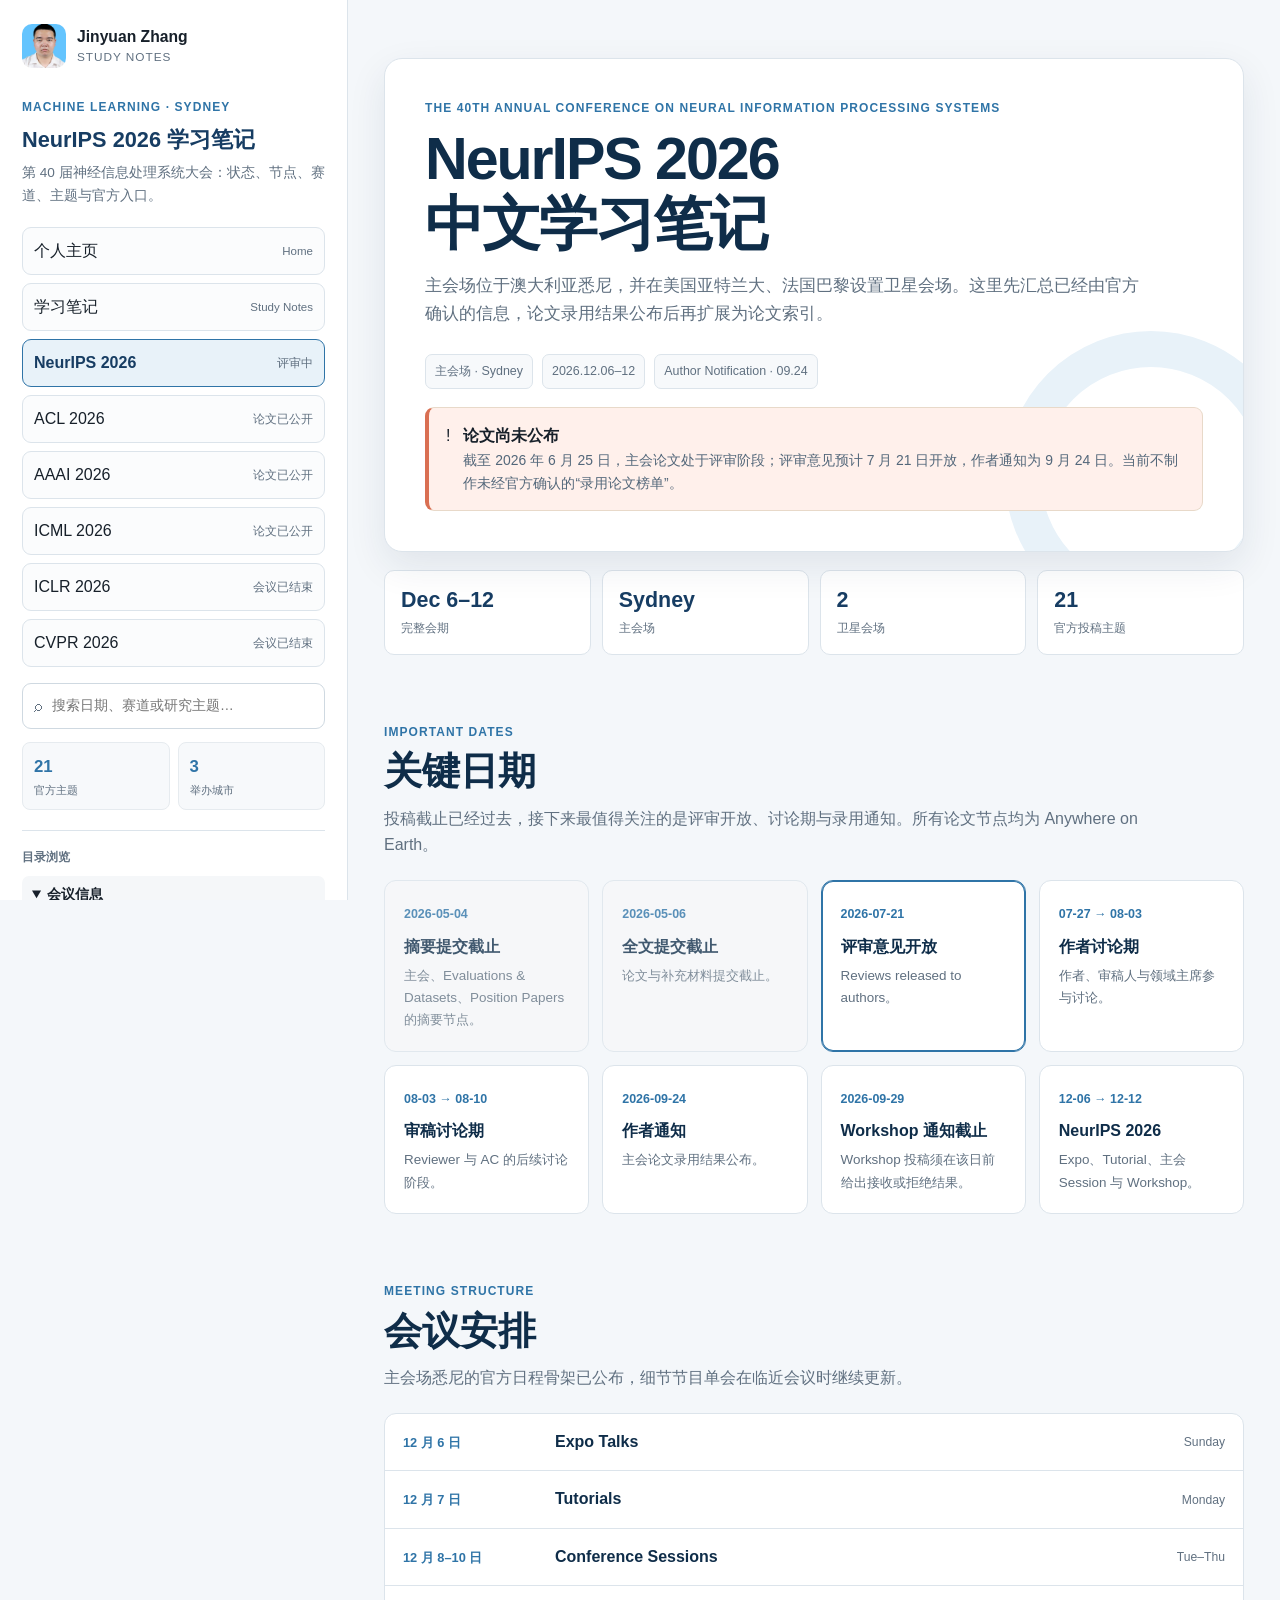
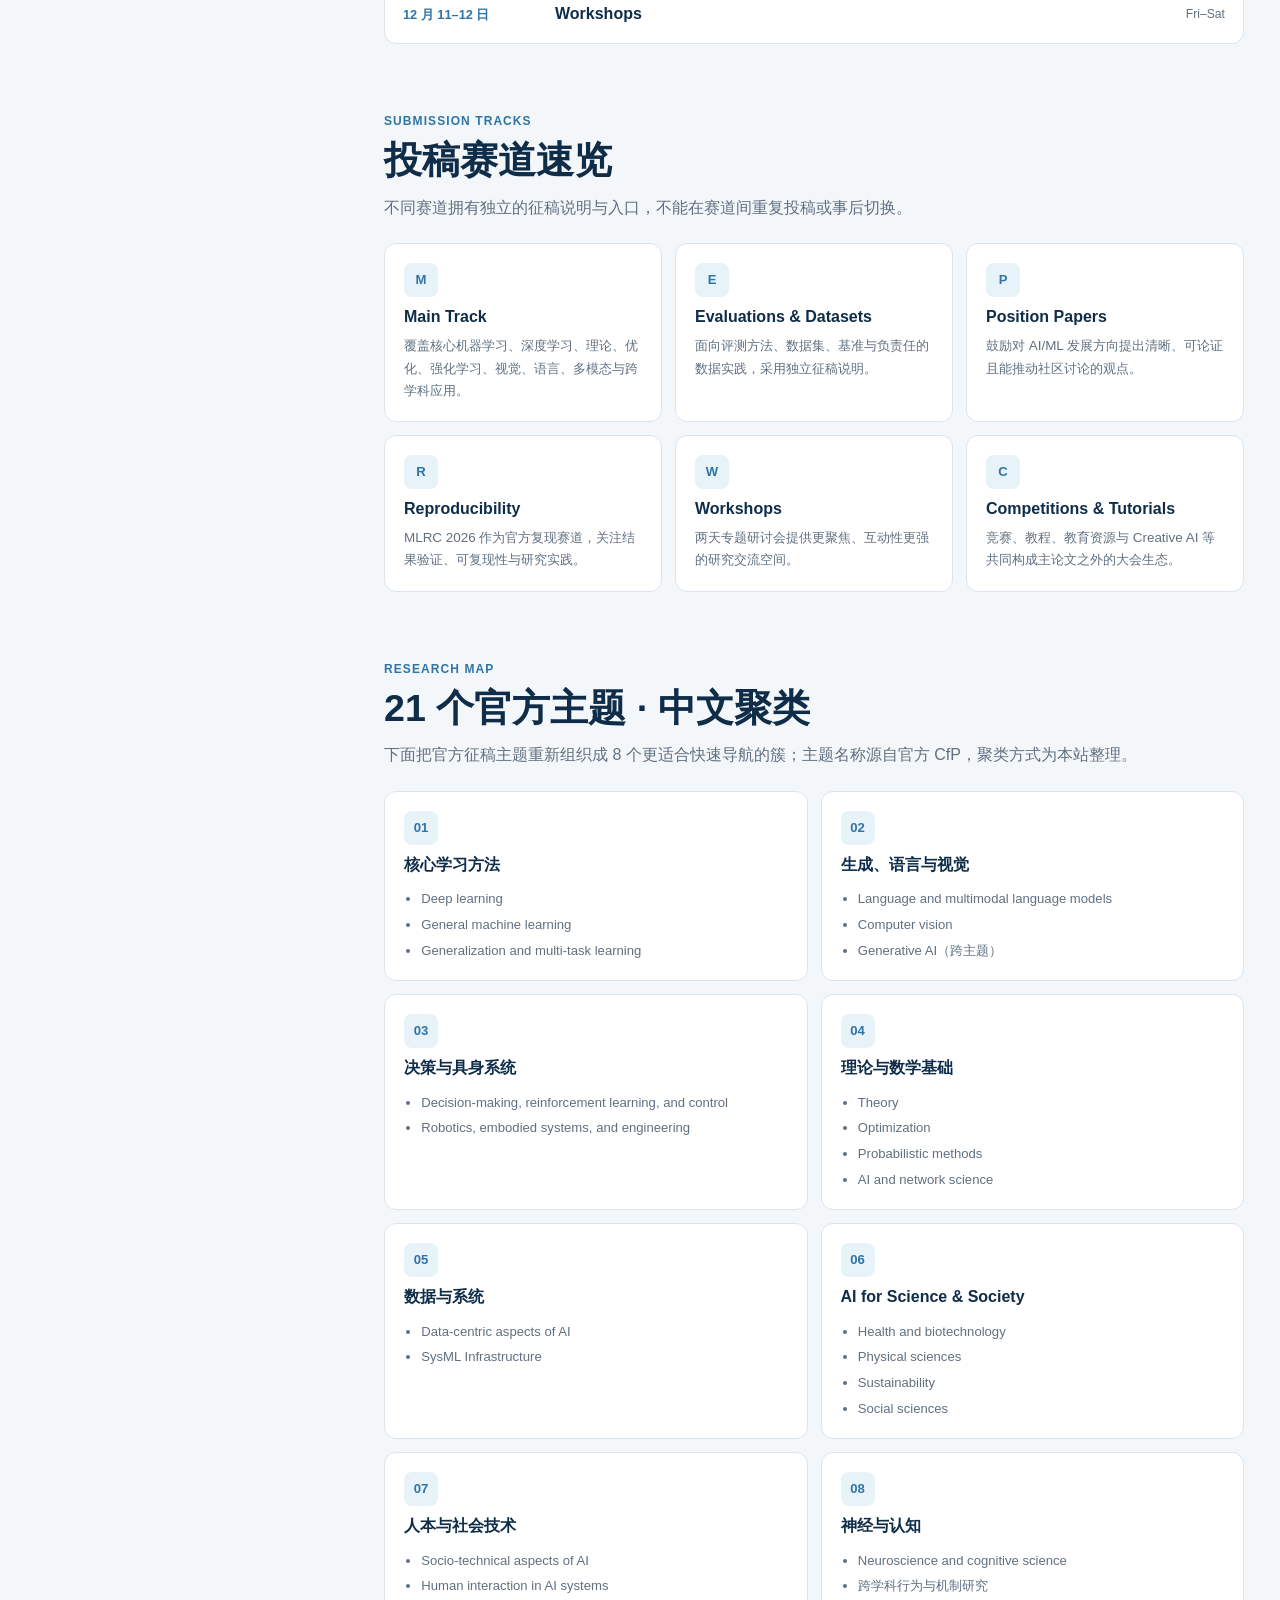
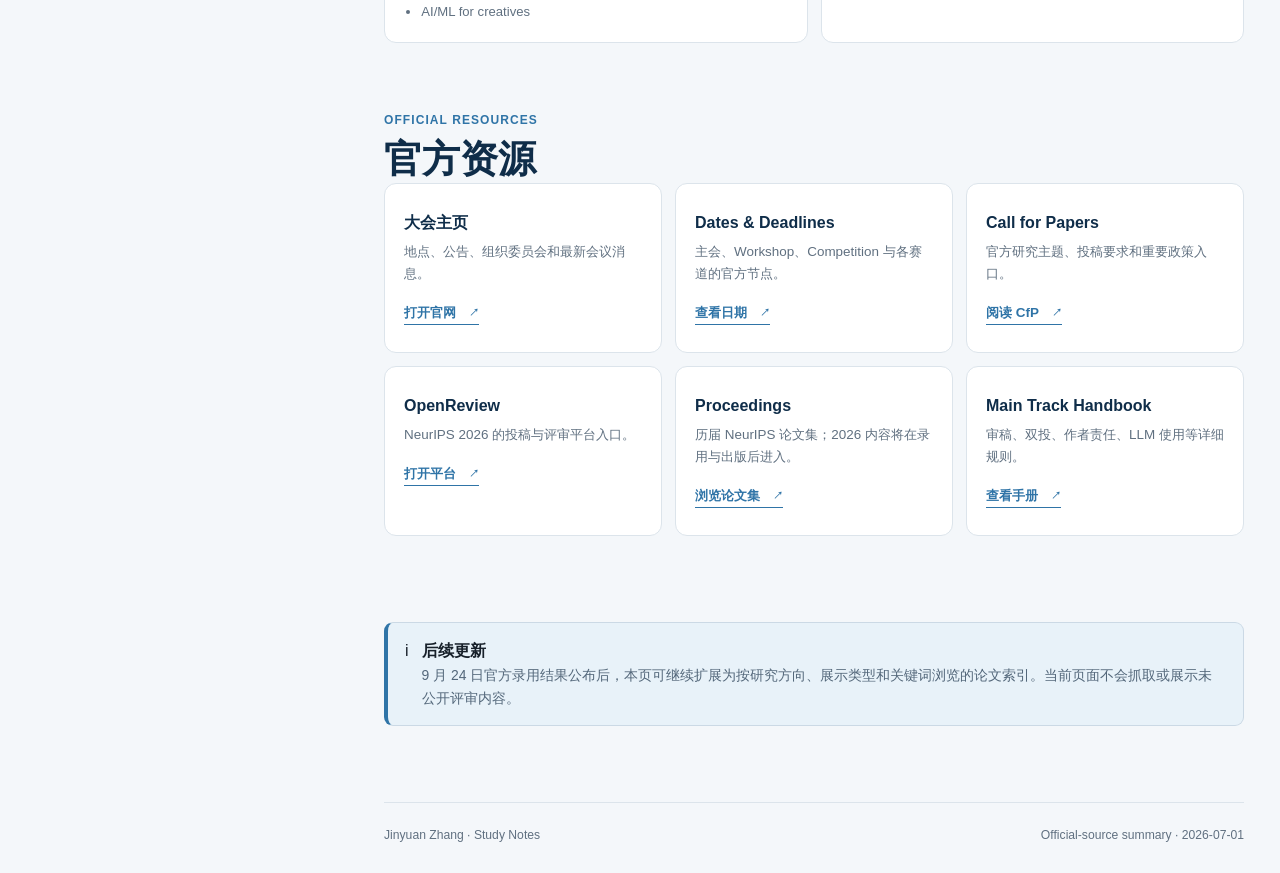
<file: neurips-2026.html>
<!doctype html>
<html lang="zh-CN">
  <head>
    <meta charset="utf-8">
    <meta name="viewport" content="width=device-width, initial-scale=1">
    <meta name="description" content="NeurIPS 2026 中文学习笔记：时间线、研究方向、投稿赛道与官方资源">
    <meta name="theme-color" content="#173d63">
    <title>NeurIPS 2026 学习笔记 · Jinyuan Zhang</title>
    <link rel="stylesheet" href="styles.css?v=20260701-1">
    <script src="script.js?v=20260701-1" defer></script>
  </head>
  <body data-page="neurips">
    <button class="mobile-menu" type="button" aria-controls="sidebar" aria-expanded="false"><span aria-hidden="true">☰</span><span>导航</span></button>
    <div class="shell">
      <aside class="sidebar" id="sidebar" aria-label="NeurIPS 2026 导航">
        <div class="sidebar-head">
          <a class="brand" href="index.html"><img src="assets/profile.jpg" alt=""><span><strong>Jinyuan Zhang</strong><small>Study Notes</small></span></a>
          <button class="sidebar-close" type="button" aria-label="关闭导航">×</button>
        </div>
        <div class="sidebar-title">
          <p class="kicker">Machine Learning · Sydney</p>
          <h1>NeurIPS 2026 学习笔记</h1>
          <p>第 40 届神经信息处理系统大会：状态、节点、赛道、主题与官方入口。</p>
        </div>
        <nav class="guide-switcher" aria-label="页面切换">
          <a href="index.html"><span>个人主页</span><small>Home</small></a>
          <a href="notes.html"><span>学习笔记</span><small>Study Notes</small></a>
          <a class="is-active" href="neurips-2026.html"><span>NeurIPS 2026</span><small>评审中</small></a>
          <a href="acl-2026.html"><span>ACL 2026</span><small>论文已公开</small></a>
          <a href="aaai-2026.html"><span>AAAI 2026</span><small>论文已公开</small></a>
          <a href="icml-2026.html"><span>ICML 2026</span><small>论文已公开</small></a>
          <a href="iclr-2026.html"><span>ICLR 2026</span><small>会议已结束</small></a>
          <a href="cvpr-2026.html"><span>CVPR 2026</span><small>会议已结束</small></a>
        </nav>
        <label class="search-box"><span aria-hidden="true">⌕</span><span class="sr-only">搜索 NeurIPS 导航</span><input type="search" data-guide-search placeholder="搜索日期、赛道或研究主题…"></label>
        <div class="sidebar-stats">
          <div><strong>21</strong><span>官方主题</span></div>
          <div><strong>3</strong><span>举办城市</span></div>
        </div>
        <div class="directory">
          <p class="directory-label">目录浏览</p>
          <details open>
            <summary>会议信息</summary>
            <a href="#status">当前状态</a>
            <a href="#timeline">关键日期</a>
            <a href="#program">会议安排</a>
          </details>
          <details open>
            <summary>研究与投稿</summary>
            <a href="#tracks">投稿赛道</a>
            <a href="#topics">研究方向</a>
          </details>
          <details open>
            <summary>继续阅读</summary>
            <a href="#resources">官方资源</a>
            <a href="#update-policy">更新说明</a>
          </details>
        </div>
        <p class="sidebar-note">数据来源：NeurIPS 2026 官方网站。<br>更新日期：2026-07-01</p>
      </aside>

      <main class="main" data-search-root>
        <header class="guide-hero" id="status" data-search-card data-search="NeurIPS 2026 悉尼 亚特兰大 巴黎 评审中">
          <p class="eyebrow">The 40th Annual Conference on Neural Information Processing Systems</p>
          <h1>NeurIPS 2026<br>中文学习笔记</h1>
          <p class="hero-lead">主会场位于澳大利亚悉尼，并在美国亚特兰大、法国巴黎设置卫星会场。这里先汇总已经由官方确认的信息，论文录用结果公布后再扩展为论文索引。</p>
          <div class="hero-meta"><span>主会场 · Sydney</span><span>2026.12.06–12</span><span>Author Notification · 09.24</span></div>
          <div class="notice warning">
            <span aria-hidden="true">!</span>
            <div><strong>论文尚未公布</strong><p>截至 2026 年 6 月 25 日，主会论文处于评审阶段；评审意见预计 7 月 21 日开放，作者通知为 9 月 24 日。当前不制作未经官方确认的“录用论文榜单”。</p></div>
          </div>
        </header>

        <div class="metrics" aria-label="NeurIPS 2026 速览">
          <div class="metric"><strong>Dec 6–12</strong><span>完整会期</span></div>
          <div class="metric"><strong>Sydney</strong><span>主会场</span></div>
          <div class="metric"><strong>2</strong><span>卫星会场</span></div>
          <div class="metric"><strong>21</strong><span>官方投稿主题</span></div>
        </div>

        <section class="content-section" id="timeline">
          <p class="eyebrow">Important Dates</p>
          <h2>关键日期</h2>
          <p class="section-intro">投稿截止已经过去，接下来最值得关注的是评审开放、讨论期与录用通知。所有论文节点均为 Anywhere on Earth。</p>
          <div class="timeline-grid">
            <article class="timeline-card is-past" data-search-card data-search="摘要截止 5月4日"><time>2026-05-04</time><h3>摘要提交截止</h3><p>主会、Evaluations & Datasets、Position Papers 的摘要节点。</p></article>
            <article class="timeline-card is-past" data-search-card data-search="全文截止 5月6日"><time>2026-05-06</time><h3>全文提交截止</h3><p>论文与补充材料提交截止。</p></article>
            <article class="timeline-card is-next" data-search-card data-search="评审意见 7月21日 reviews"><time>2026-07-21</time><h3>评审意见开放</h3><p>Reviews released to authors。</p></article>
            <article class="timeline-card" data-search-card data-search="作者讨论 7月27日 8月3日 rebuttal"><time>07-27 → 08-03</time><h3>作者讨论期</h3><p>作者、审稿人与领域主席参与讨论。</p></article>
            <article class="timeline-card" data-search-card data-search="审稿讨论 8月3日 8月10日"><time>08-03 → 08-10</time><h3>审稿讨论期</h3><p>Reviewer 与 AC 的后续讨论阶段。</p></article>
            <article class="timeline-card" data-search-card data-search="录用通知 9月24日 notification"><time>2026-09-24</time><h3>作者通知</h3><p>主会论文录用结果公布。</p></article>
            <article class="timeline-card" data-search-card data-search="workshop 9月29日"><time>2026-09-29</time><h3>Workshop 通知截止</h3><p>Workshop 投稿须在该日前给出接收或拒绝结果。</p></article>
            <article class="timeline-card" data-search-card data-search="会议 12月6日 12月12日 Sydney"><time>12-06 → 12-12</time><h3>NeurIPS 2026</h3><p>Expo、Tutorial、主会 Session 与 Workshop。</p></article>
          </div>
        </section>

        <section class="content-section" id="program">
          <p class="eyebrow">Meeting Structure</p>
          <h2>会议安排</h2>
          <p class="section-intro">主会场悉尼的官方日程骨架已公布，细节节目单会在临近会议时继续更新。</p>
          <div class="agenda">
            <div class="agenda-row" data-search-card data-search="Expo Talks 12月6日"><time>12 月 6 日</time><strong>Expo Talks</strong><span>Sunday</span></div>
            <div class="agenda-row" data-search-card data-search="Tutorials 12月7日"><time>12 月 7 日</time><strong>Tutorials</strong><span>Monday</span></div>
            <div class="agenda-row" data-search-card data-search="Conference Sessions 12月8日 10日 主会"><time>12 月 8–10 日</time><strong>Conference Sessions</strong><span>Tue–Thu</span></div>
            <div class="agenda-row" data-search-card data-search="Workshops 12月11日 12日"><time>12 月 11–12 日</time><strong>Workshops</strong><span>Fri–Sat</span></div>
          </div>
        </section>

        <section class="content-section" id="tracks">
          <p class="eyebrow">Submission Tracks</p>
          <h2>投稿赛道速览</h2>
          <p class="section-intro">不同赛道拥有独立的征稿说明与入口，不能在赛道间重复投稿或事后切换。</p>
          <div class="info-grid">
            <article class="info-card" data-search-card data-search="Main Track 主赛道 深度学习 机器学习"><span class="icon">M</span><h3>Main Track</h3><p>覆盖核心机器学习、深度学习、理论、优化、强化学习、视觉、语言、多模态与跨学科应用。</p></article>
            <article class="info-card" data-search-card data-search="Evaluations Datasets 数据集 评测"><span class="icon">E</span><h3>Evaluations & Datasets</h3><p>面向评测方法、数据集、基准与负责任的数据实践，采用独立征稿说明。</p></article>
            <article class="info-card" data-search-card data-search="Position Papers 立场论文"><span class="icon">P</span><h3>Position Papers</h3><p>鼓励对 AI/ML 发展方向提出清晰、可论证且能推动社区讨论的观点。</p></article>
            <article class="info-card" data-search-card data-search="Reproducibility 复现"><span class="icon">R</span><h3>Reproducibility</h3><p>MLRC 2026 作为官方复现赛道，关注结果验证、可复现性与研究实践。</p></article>
            <article class="info-card" data-search-card data-search="Workshops 专题研讨会"><span class="icon">W</span><h3>Workshops</h3><p>两天专题研讨会提供更聚焦、互动性更强的研究交流空间。</p></article>
            <article class="info-card" data-search-card data-search="Competitions 竞赛 Tutorials 教程"><span class="icon">C</span><h3>Competitions & Tutorials</h3><p>竞赛、教程、教育资源与 Creative AI 等共同构成主论文之外的大会生态。</p></article>
          </div>
        </section>

        <section class="content-section" id="topics">
          <p class="eyebrow">Research Map</p>
          <h2>21 个官方主题 · 中文聚类</h2>
          <p class="section-intro">下面把官方征稿主题重新组织成 8 个更适合快速导航的簇；主题名称源自官方 CfP，聚类方式为本站整理。</p>
          <div class="topic-grid">
            <article class="topic-card" data-search-card data-search="深度学习 机器学习 泛化 多任务"><span class="topic-number">01</span><h3>核心学习方法</h3><ul><li>Deep learning</li><li>General machine learning</li><li>Generalization and multi-task learning</li></ul></article>
            <article class="topic-card" data-search-card data-search="语言 多模态 视觉 生成式AI"><span class="topic-number">02</span><h3>生成、语言与视觉</h3><ul><li>Language and multimodal language models</li><li>Computer vision</li><li>Generative AI（跨主题）</li></ul></article>
            <article class="topic-card" data-search-card data-search="强化学习 决策 控制 机器人 具身"><span class="topic-number">03</span><h3>决策与具身系统</h3><ul><li>Decision-making, reinforcement learning, and control</li><li>Robotics, embodied systems, and engineering</li></ul></article>
            <article class="topic-card" data-search-card data-search="理论 优化 概率 网络科学"><span class="topic-number">04</span><h3>理论与数学基础</h3><ul><li>Theory</li><li>Optimization</li><li>Probabilistic methods</li><li>AI and network science</li></ul></article>
            <article class="topic-card" data-search-card data-search="数据 系统 SysML 基础设施"><span class="topic-number">05</span><h3>数据与系统</h3><ul><li>Data-centric aspects of AI</li><li>SysML Infrastructure</li></ul></article>
            <article class="topic-card" data-search-card data-search="健康 生物 科学 可持续 社会科学"><span class="topic-number">06</span><h3>AI for Science & Society</h3><ul><li>Health and biotechnology</li><li>Physical sciences</li><li>Sustainability</li><li>Social sciences</li></ul></article>
            <article class="topic-card" data-search-card data-search="社会技术 人机交互 创意 AI 安全"><span class="topic-number">07</span><h3>人本与社会技术</h3><ul><li>Socio-technical aspects of AI</li><li>Human interaction in AI systems</li><li>AI/ML for creatives</li></ul></article>
            <article class="topic-card" data-search-card data-search="神经科学 认知科学 neuroscience cognitive"><span class="topic-number">08</span><h3>神经与认知</h3><ul><li>Neuroscience and cognitive science</li><li>跨学科行为与机制研究</li></ul></article>
          </div>
          <p class="empty-state" data-search-empty hidden>没有找到匹配的 NeurIPS 内容。</p>
        </section>

        <section class="content-section" id="resources">
          <p class="eyebrow">Official Resources</p>
          <h2>官方资源</h2>
          <div class="resource-grid">
            <article class="resource-card" data-search-card data-search="官网 NeurIPS 2026"><h3>大会主页</h3><p>地点、公告、组织委员会和最新会议消息。</p><a class="card-link" href="https://neurips.cc/Conferences/2026" target="_blank" rel="noreferrer">打开官网</a></article>
            <article class="resource-card" data-search-card data-search="日期 deadlines"><h3>Dates & Deadlines</h3><p>主会、Workshop、Competition 与各赛道的官方节点。</p><a class="card-link" href="https://neurips.cc/Conferences/2026/Dates" target="_blank" rel="noreferrer">查看日期</a></article>
            <article class="resource-card" data-search-card data-search="征稿 Call for Papers CFP"><h3>Call for Papers</h3><p>官方研究主题、投稿要求和重要政策入口。</p><a class="card-link" href="https://neurips.cc/Conferences/2026/CallForPapers" target="_blank" rel="noreferrer">阅读 CfP</a></article>
            <article class="resource-card" data-search-card data-search="OpenReview 投稿 portal"><h3>OpenReview</h3><p>NeurIPS 2026 的投稿与评审平台入口。</p><a class="card-link" href="https://openreview.net/group?id=NeurIPS.cc/2026/Conference" target="_blank" rel="noreferrer">打开平台</a></article>
            <article class="resource-card" data-search-card data-search="会议论文 Proceedings"><h3>Proceedings</h3><p>历届 NeurIPS 论文集；2026 内容将在录用与出版后进入。</p><a class="card-link" href="https://proceedings.neurips.cc/" target="_blank" rel="noreferrer">浏览论文集</a></article>
            <article class="resource-card" data-search-card data-search="主赛道手册 handbook policy"><h3>Main Track Handbook</h3><p>审稿、双投、作者责任、LLM 使用等详细规则。</p><a class="card-link" href="https://neurips.cc/Conferences/2026/MainTrackHandbook" target="_blank" rel="noreferrer">查看手册</a></article>
          </div>
        </section>

        <section class="content-section" id="update-policy">
          <div class="notice" data-search-card data-search="更新说明 论文索引 录用结果">
            <span aria-hidden="true">i</span>
            <div><strong>后续更新</strong><p>9 月 24 日官方录用结果公布后，本页可继续扩展为按研究方向、展示类型和关键词浏览的论文索引。当前页面不会抓取或展示未公开评审内容。</p></div>
          </div>
        </section>
        <footer class="site-footer"><span>Jinyuan Zhang · Study Notes</span><span>Official-source summary · 2026-07-01</span></footer>
      </main>
    </div>
    <div class="sidebar-backdrop" hidden></div>
  </body>
</html>
</file>
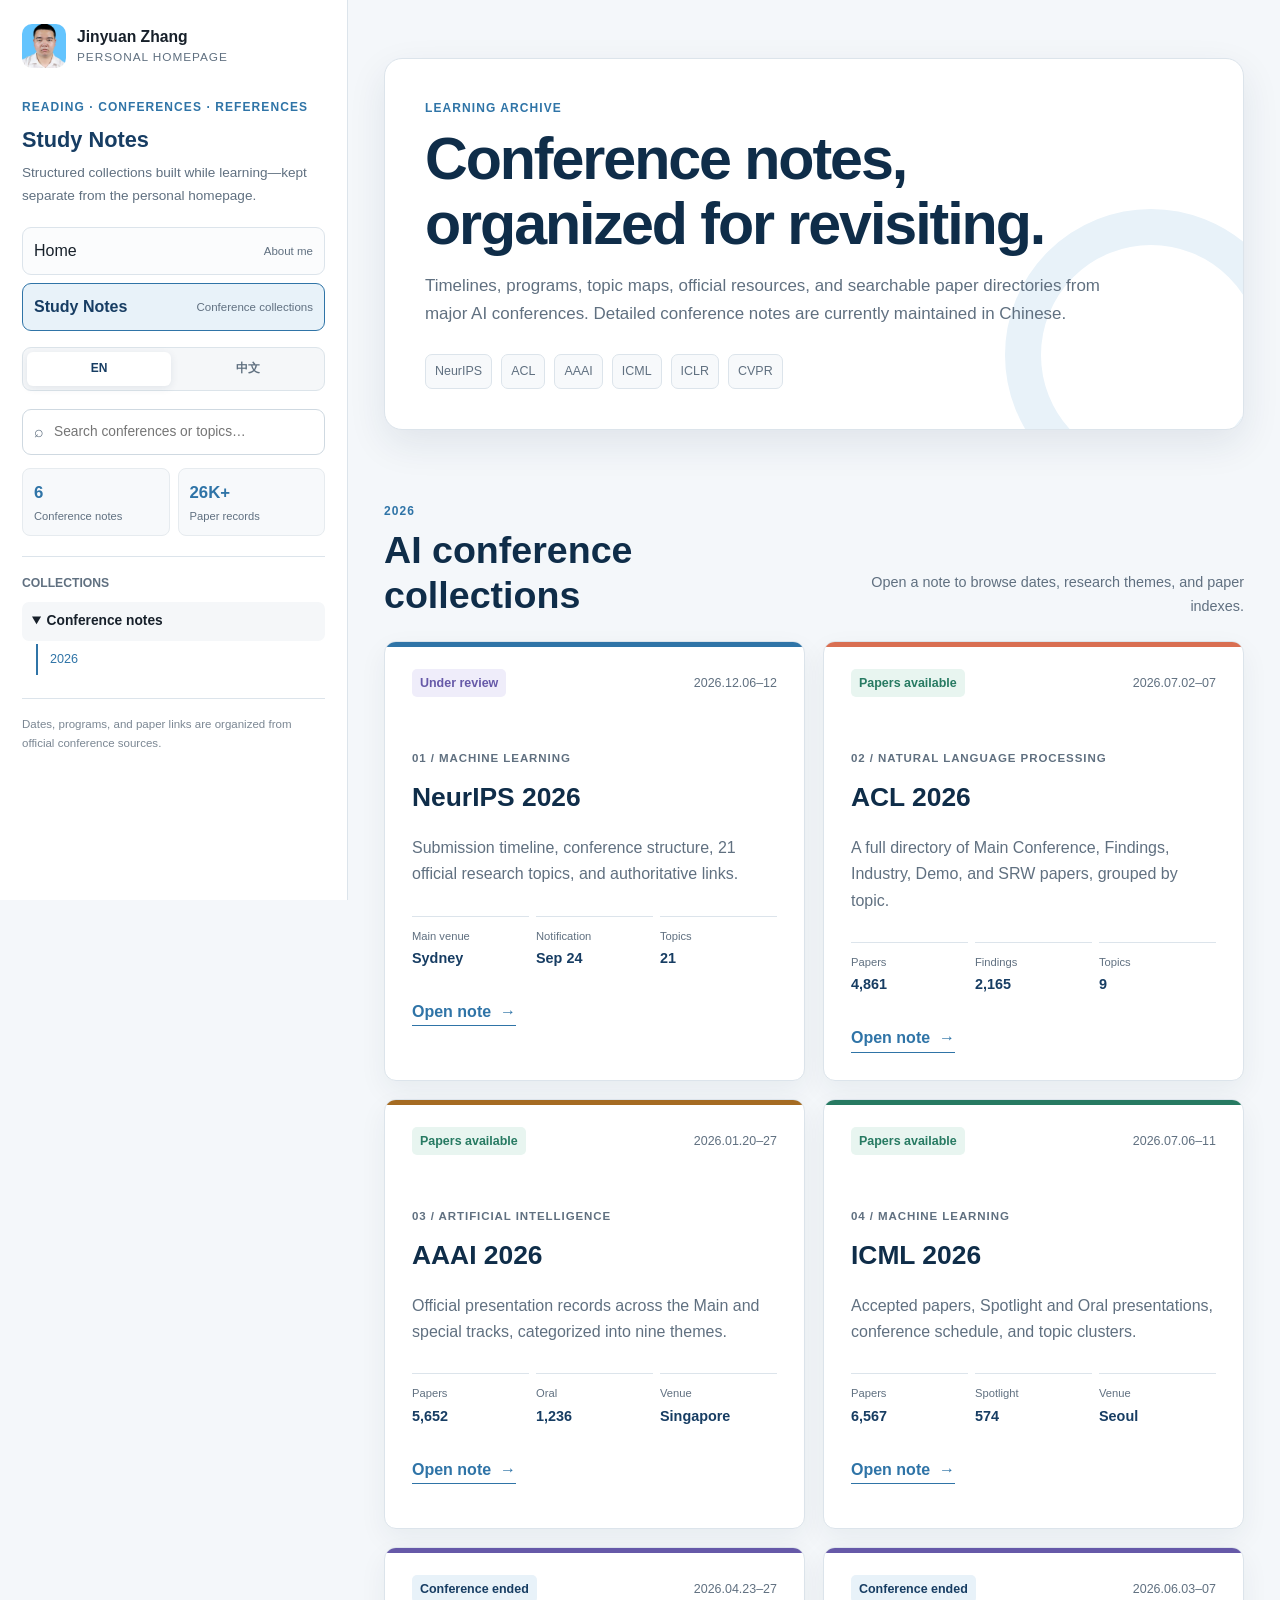
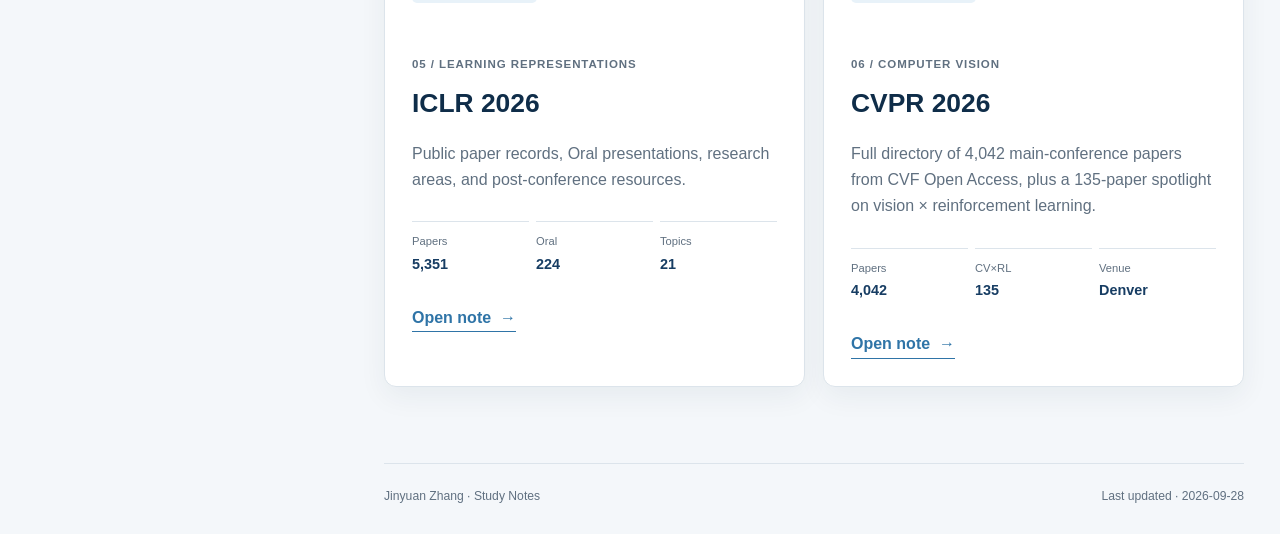
<file: notes.html>
<!doctype html>
<html lang="en">
  <head>
    <meta charset="utf-8">
    <meta name="viewport" content="width=device-width, initial-scale=1">
    <meta name="description" content="Jinyuan Zhang's study notes and structured AI conference collections.">
    <meta name="theme-color" content="#173d63">
    <title>Study Notes · Jinyuan Zhang</title>
    <link rel="stylesheet" href="styles.css?v=20260701-1">
    <script src="script.js?v=20260701-1" defer></script>
  </head>
  <body data-page="notes" data-title-en="Study Notes · Jinyuan Zhang" data-title-zh="学习笔记 · Jinyuan Zhang">
    <button class="mobile-menu" type="button" aria-controls="sidebar" aria-expanded="false"><span aria-hidden="true">☰</span><span data-i18n data-en="Menu" data-zh="导航">Menu</span></button>
    <div class="shell">
      <aside class="sidebar" id="sidebar" aria-label="Study notes navigation">
        <div class="sidebar-head">
          <a class="brand" href="index.html"><img src="assets/profile.jpg" alt=""><span><strong>Jinyuan Zhang</strong><small>Personal Homepage</small></span></a>
          <button class="sidebar-close" type="button" aria-label="Close navigation">×</button>
        </div>
        <div class="sidebar-title">
          <p class="kicker">Reading · Conferences · References</p>
          <h1 data-i18n data-en="Study Notes" data-zh="学习笔记">Study Notes</h1>
          <p data-i18n data-en="Structured collections built while learning—kept separate from the personal homepage." data-zh="学习过程中形成的结构化资料，与个人主页分开展示。">Structured collections built while learning—kept separate from the personal homepage.</p>
        </div>
        <nav class="guide-switcher" aria-label="Primary navigation">
          <a href="index.html"><span data-i18n data-en="Home" data-zh="个人主页">Home</span><small data-i18n data-en="About me" data-zh="关于我">About me</small></a>
          <a class="is-active" href="notes.html"><span data-i18n data-en="Study Notes" data-zh="学习笔记">Study Notes</span><small data-i18n data-en="Conference collections" data-zh="会议资料整理">Conference collections</small></a>
        </nav>
        <div class="language-switcher" role="group" aria-label="Language">
          <button type="button" data-language="en" aria-pressed="true">EN</button>
          <button type="button" data-language="zh" aria-pressed="false">中文</button>
        </div>
        <label class="search-box"><span aria-hidden="true">⌕</span><span class="sr-only">Search notes</span><input type="search" data-guide-search data-placeholder-en="Search conferences or topics…" data-placeholder-zh="搜索会议或研究主题…" placeholder="Search conferences or topics…"></label>
        <div class="sidebar-stats">
          <div><strong>6</strong><span data-i18n data-en="Conference notes" data-zh="会议笔记">Conference notes</span></div>
          <div><strong>26K+</strong><span data-i18n data-en="Paper records" data-zh="论文记录">Paper records</span></div>
        </div>
        <div class="directory">
          <p class="directory-label" data-i18n data-en="COLLECTIONS" data-zh="笔记目录">COLLECTIONS</p>
          <details open>
            <summary data-i18n data-en="Conference notes" data-zh="会议笔记">Conference notes</summary>
            <a href="#conference-notes">2026</a>
          </details>
        </div>
        <p class="sidebar-note" data-i18n data-en="Dates, programs, and paper links are organized from official conference sources." data-zh="日期、议程和论文链接优先整理自会议官方来源。">Dates, programs, and paper links are organized from official conference sources.</p>
      </aside>

      <main class="main" data-search-root>
        <header class="guide-hero notes-hero" id="conference-notes">
          <p class="eyebrow" data-i18n data-en="Learning Archive" data-zh="学习资料库">Learning Archive</p>
          <h1><span data-i18n data-en="Conference notes," data-zh="会议资料整理，">Conference notes,</span><br><span data-i18n data-en="organized for revisiting." data-zh="为随时重访而设计。">organized for revisiting.</span></h1>
          <p class="hero-lead" data-i18n data-en="Timelines, programs, topic maps, official resources, and searchable paper directories from major AI conferences. Detailed conference notes are currently maintained in Chinese." data-zh="汇总 AI 重要会议的时间线、议程、主题地图、官方资源与可检索论文目录。会议详情目前以中文维护。">Timelines, programs, topic maps, official resources, and searchable paper directories from major AI conferences. Detailed conference notes are currently maintained in Chinese.</p>
          <div class="hero-meta"><span>NeurIPS</span><span>ACL</span><span>AAAI</span><span>ICML</span><span>ICLR</span><span>CVPR</span></div>
        </header>

        <section class="section-block">
          <div class="section-heading">
            <div><p class="eyebrow">2026</p><h2 data-i18n data-en="AI conference collections" data-zh="AI 会议资料整理">AI conference collections</h2></div>
            <p data-i18n data-en="Open a note to browse dates, research themes, and paper indexes." data-zh="进入笔记，浏览关键日期、研究主题与论文索引。">Open a note to browse dates, research themes, and paper indexes.</p>
          </div>
          <div class="conference-grid">
            <article class="conference-card neurips-card" data-search-card data-search="NeurIPS 2026 machine learning Sydney 机器学习 悉尼">
              <div class="card-topline"><span class="status review" data-i18n data-en="Under review" data-zh="评审中">Under review</span><span>2026.12.06–12</span></div>
              <p class="card-index">01 / MACHINE LEARNING</p><h3>NeurIPS 2026</h3>
              <p data-i18n data-en="Submission timeline, conference structure, 21 official research topics, and authoritative links." data-zh="投稿时间线、会议结构、21 个官方研究主题与权威入口。">Submission timeline, conference structure, 21 official research topics, and authoritative links.</p>
              <dl class="mini-facts"><div><dt data-i18n data-en="Main venue" data-zh="主会场">Main venue</dt><dd>Sydney</dd></div><div><dt data-i18n data-en="Notification" data-zh="通知">Notification</dt><dd>Sep 24</dd></div><div><dt data-i18n data-en="Topics" data-zh="主题">Topics</dt><dd>21</dd></div></dl>
              <a class="card-link" href="neurips-2026.html"><span data-i18n data-en="Open note" data-zh="打开笔记">Open note</span> <span>→</span></a>
            </article>
            <article class="conference-card acl-card" data-search-card data-search="ACL 2026 natural language processing NLP San Diego 计算语言学">
              <div class="card-topline"><span class="status live" data-i18n data-en="Papers available" data-zh="论文已公开">Papers available</span><span>2026.07.02–07</span></div>
              <p class="card-index">02 / NATURAL LANGUAGE PROCESSING</p><h3>ACL 2026</h3>
              <p data-i18n data-en="A full directory of Main Conference, Findings, Industry, Demo, and SRW papers, grouped by topic." data-zh="按主题整理主会、Findings、Industry、Demo 与 SRW 的全量论文目录。">A full directory of Main Conference, Findings, Industry, Demo, and SRW papers, grouped by topic.</p>
              <dl class="mini-facts"><div><dt data-i18n data-en="Papers" data-zh="论文">Papers</dt><dd>4,861</dd></div><div><dt>Findings</dt><dd>2,165</dd></div><div><dt data-i18n data-en="Topics" data-zh="主题">Topics</dt><dd>9</dd></div></dl>
              <a class="card-link" href="acl-2026.html"><span data-i18n data-en="Open note" data-zh="打开笔记">Open note</span> <span>→</span></a>
            </article>
            <article class="conference-card aaai-card" data-search-card data-search="AAAI 2026 artificial intelligence Singapore 人工智能 新加坡">
              <div class="card-topline"><span class="status live" data-i18n data-en="Papers available" data-zh="论文已公开">Papers available</span><span>2026.01.20–27</span></div>
              <p class="card-index">03 / ARTIFICIAL INTELLIGENCE</p><h3>AAAI 2026</h3>
              <p data-i18n data-en="Official presentation records across the Main and special tracks, categorized into nine themes." data-zh="整理主会与特别轨道的官方展示记录，并归入九个研究主题。">Official presentation records across the Main and special tracks, categorized into nine themes.</p>
              <dl class="mini-facts"><div><dt data-i18n data-en="Papers" data-zh="论文">Papers</dt><dd>5,652</dd></div><div><dt>Oral</dt><dd>1,236</dd></div><div><dt data-i18n data-en="Venue" data-zh="地点">Venue</dt><dd>Singapore</dd></div></dl>
              <a class="card-link" href="aaai-2026.html"><span data-i18n data-en="Open note" data-zh="打开笔记">Open note</span> <span>→</span></a>
            </article>
            <article class="conference-card icml-card" data-search-card data-search="ICML 2026 machine learning Seoul spotlight oral 机器学习 首尔">
              <div class="card-topline"><span class="status live" data-i18n data-en="Papers available" data-zh="论文已公开">Papers available</span><span>2026.07.06–11</span></div>
              <p class="card-index">04 / MACHINE LEARNING</p><h3>ICML 2026</h3>
              <p data-i18n data-en="Accepted papers, Spotlight and Oral presentations, conference schedule, and topic clusters." data-zh="录用论文、Spotlight 与 Oral 展示、会议日程和主题分类。">Accepted papers, Spotlight and Oral presentations, conference schedule, and topic clusters.</p>
              <dl class="mini-facts"><div><dt data-i18n data-en="Papers" data-zh="论文">Papers</dt><dd>6,567</dd></div><div><dt>Spotlight</dt><dd>574</dd></div><div><dt data-i18n data-en="Venue" data-zh="地点">Venue</dt><dd>Seoul</dd></div></dl>
              <a class="card-link" href="icml-2026.html"><span data-i18n data-en="Open note" data-zh="打开笔记">Open note</span> <span>→</span></a>
            </article>
            <article class="conference-card iclr-card" data-search-card data-search="ICLR 2026 learning representations Rio oral poster 学习表征 里约">
              <div class="card-topline"><span class="status archive" data-i18n data-en="Conference ended" data-zh="会议已结束">Conference ended</span><span>2026.04.23–27</span></div>
              <p class="card-index">05 / LEARNING REPRESENTATIONS</p><h3>ICLR 2026</h3>
              <p data-i18n data-en="Public paper records, Oral presentations, research areas, and post-conference resources." data-zh="公开论文记录、Oral 展示、研究方向与会后资源。">Public paper records, Oral presentations, research areas, and post-conference resources.</p>
              <dl class="mini-facts"><div><dt data-i18n data-en="Papers" data-zh="论文">Papers</dt><dd>5,351</dd></div><div><dt>Oral</dt><dd>224</dd></div><div><dt data-i18n data-en="Topics" data-zh="主题">Topics</dt><dd>21</dd></div></dl>
              <a class="card-link" href="iclr-2026.html"><span data-i18n data-en="Open note" data-zh="打开笔记">Open note</span> <span>→</span></a>
            </article>
            <article class="conference-card iclr-card" data-search-card data-search="CVPR 2026 computer vision Denver 强化学习 计算机视觉 视觉">
              <div class="card-topline"><span class="status archive" data-i18n data-en="Conference ended" data-zh="会议已结束">Conference ended</span><span>2026.06.03–07</span></div>
              <p class="card-index">06 / COMPUTER VISION</p><h3>CVPR 2026</h3>
              <p data-i18n data-en="Full directory of 4,042 main-conference papers from CVF Open Access, plus a 135-paper spotlight on vision × reinforcement learning." data-zh="CVF Open Access 全部 4,042 篇主会论文目录，并按关键词整理 135 篇「计算机视觉 × 强化学习」专题。">CVF Open Access 全部 4,042 篇主会论文目录，并按关键词整理 135 篇「计算机视觉 × 强化学习」专题。</p>
              <dl class="mini-facts"><div><dt data-i18n data-en="Papers" data-zh="论文">Papers</dt><dd>4,042</dd></div><div><dt>CV×RL</dt><dd>135</dd></div><div><dt data-i18n data-en="Venue" data-zh="地点">Venue</dt><dd>Denver</dd></div></dl>
              <a class="card-link" href="cvpr-2026.html"><span data-i18n data-en="Open note" data-zh="打开笔记">Open note</span> <span>→</span></a>
            </article>
          </div>
          <p class="empty-state" data-search-empty hidden data-i18n data-en="No matching notes found." data-zh="没有找到匹配的笔记。">No matching notes found.</p>
        </section>

        <footer class="site-footer"><span>Jinyuan Zhang · Study Notes</span><span data-i18n data-en="Last updated · 2026-09-28" data-zh="最后更新 · 2026-09-28">Last updated · 2026-09-28</span></footer>
      </main>
    </div>
    <div class="sidebar-backdrop" hidden></div>
  </body>
</html>
</file>
<file: styles.css>
:root {
  color-scheme: light;
  --navy: #173d63;
  --navy-deep: #0f2d49;
  --blue: #2f74a7;
  --blue-soft: #e8f2f9;
  --coral: #d96f52;
  --coral-soft: #fff0eb;
  --green: #277a62;
  --green-soft: #e8f5f0;
  --amber: #a56b22;
  --amber-soft: #fff4df;
  --violet: #6659a8;
  --violet-soft: #efedfa;
  --ink: #17202a;
  --muted: #607080;
  --line: #dce4eb;
  --paper: #ffffff;
  --canvas: #f4f7fa;
  --sidebar-width: 348px;
  --shadow: 0 14px 38px rgba(18, 48, 76, 0.09);
}

* {
  box-sizing: border-box;
}

html {
  scroll-behavior: smooth;
}

body {
  margin: 0;
  background: var(--canvas);
  color: var(--ink);
  font-family: "Segoe UI", "Microsoft YaHei", "PingFang SC", Arial, sans-serif;
  line-height: 1.65;
}

button,
input {
  font: inherit;
}

a {
  color: var(--blue);
  text-decoration: none;
}

a:hover {
  color: var(--navy);
}

img {
  max-width: 100%;
}

.sr-only {
  position: absolute;
  width: 1px;
  height: 1px;
  padding: 0;
  margin: -1px;
  overflow: hidden;
  clip: rect(0, 0, 0, 0);
  white-space: nowrap;
  border: 0;
}

.shell {
  display: grid;
  grid-template-columns: var(--sidebar-width) minmax(0, 1fr);
  min-height: 100vh;
}

.sidebar {
  position: sticky;
  top: 0;
  z-index: 20;
  height: 100vh;
  overflow-y: auto;
  border-right: 1px solid var(--line);
  padding: 24px 22px;
  background: var(--paper);
}

.sidebar-head {
  display: flex;
  align-items: center;
  justify-content: space-between;
  gap: 12px;
}

.brand {
  display: inline-flex;
  align-items: center;
  gap: 11px;
  color: var(--ink);
}

.brand img {
  width: 44px;
  height: 44px;
  border-radius: 10px;
  object-fit: cover;
}

.brand span {
  display: grid;
  line-height: 1.25;
}

.brand strong {
  font-size: 0.98rem;
}

.brand small {
  margin-top: 3px;
  color: var(--muted);
  font-size: 0.74rem;
  letter-spacing: 0.08em;
  text-transform: uppercase;
}

.sidebar-close {
  display: none;
  border: 0;
  background: transparent;
  color: var(--muted);
  font-size: 1.8rem;
  line-height: 1;
  cursor: pointer;
}

.sidebar-title {
  margin: 30px 0 20px;
}

.kicker,
.eyebrow {
  margin: 0 0 7px;
  color: var(--blue);
  font-size: 0.75rem;
  font-weight: 800;
  letter-spacing: 0.09em;
  text-transform: uppercase;
}

.sidebar-title h1 {
  margin: 0 0 8px;
  color: var(--navy);
  font-size: 1.36rem;
  line-height: 1.35;
}

.sidebar-title p:last-child {
  margin: 0;
  color: var(--muted);
  font-size: 0.85rem;
}

.guide-switcher {
  display: grid;
  gap: 8px;
  margin: 0 0 16px;
}

.guide-switcher a {
  display: flex;
  align-items: center;
  justify-content: space-between;
  min-height: 48px;
  border: 1px solid var(--line);
  border-radius: 9px;
  padding: 8px 11px;
  background: #fbfcfd;
  color: var(--ink);
  transition: border-color 160ms ease, background 160ms ease, transform 160ms ease;
}

.guide-switcher a:hover {
  border-color: #aebdca;
  background: var(--blue-soft);
  transform: translateX(2px);
}

.guide-switcher a.is-active {
  border-color: var(--blue);
  background: var(--blue-soft);
  color: var(--navy);
  font-weight: 750;
}

.guide-switcher small {
  color: var(--muted);
  font-size: 0.72rem;
  font-weight: 500;
}

.language-switcher {
  display: grid;
  grid-template-columns: repeat(2, minmax(0, 1fr));
  gap: 5px;
  margin: 13px 0 18px;
  border: 1px solid #dce4ea;
  border-radius: 9px;
  padding: 4px;
  background: #f5f7f9;
}

.language-switcher button {
  min-height: 34px;
  border: 0;
  border-radius: 6px;
  background: transparent;
  color: var(--muted);
  font: inherit;
  font-size: 0.75rem;
  font-weight: 750;
  cursor: pointer;
}

.language-switcher button.is-active {
  background: #fff;
  color: var(--navy);
  box-shadow: 0 2px 8px rgba(20, 48, 74, 0.09);
}

.search-box {
  display: flex;
  align-items: center;
  gap: 8px;
  border: 1px solid #cfd9e1;
  border-radius: 9px;
  padding: 0 11px;
  background: #fff;
  color: var(--muted);
}

.search-box:focus-within {
  border-color: var(--blue);
  box-shadow: 0 0 0 3px rgba(47, 116, 167, 0.12);
}

.search-box input {
  width: 100%;
  min-height: 44px;
  border: 0;
  outline: 0;
  background: transparent;
  color: var(--ink);
  font-size: 0.86rem;
}

.sidebar-stats {
  display: grid;
  grid-template-columns: repeat(2, minmax(0, 1fr));
  gap: 8px;
  margin: 13px 0 20px;
}

.sidebar-stats div {
  min-width: 0;
  border: 1px solid #e6ebef;
  border-radius: 8px;
  padding: 10px 11px;
  background: #f7f9fb;
}

.sidebar-stats strong,
.sidebar-stats span {
  display: block;
}

.sidebar-stats strong {
  color: var(--blue);
  font-size: 1.05rem;
}

.sidebar-stats span {
  color: var(--muted);
  font-size: 0.7rem;
}

.directory {
  border-top: 1px solid var(--line);
  padding-top: 16px;
}

.directory-label {
  margin: 0 0 9px;
  color: var(--muted);
  font-size: 0.76rem;
  font-weight: 700;
}

.directory details {
  margin-bottom: 7px;
}

.directory summary {
  border-radius: 7px;
  padding: 8px 10px;
  background: #f5f7f9;
  color: var(--ink);
  font-size: 0.86rem;
  font-weight: 720;
  cursor: pointer;
}

.directory a {
  display: block;
  margin: 3px 0 0 14px;
  border-left: 2px solid var(--line);
  padding: 5px 8px 5px 12px;
  color: var(--muted);
  font-size: 0.79rem;
}

.directory a:hover,
.directory a.is-current {
  border-left-color: var(--blue);
  color: var(--blue);
}

.sidebar-note {
  margin: 23px 0 4px;
  border-top: 1px solid var(--line);
  padding-top: 16px;
  color: #7b8793;
  font-size: 0.72rem;
}

.main {
  width: min(1180px, calc(100% - 72px));
  margin: 0 auto;
  padding: 58px 0 28px;
}

.home-hero,
.guide-hero {
  position: relative;
  overflow: hidden;
  border: 1px solid var(--line);
  border-radius: 18px;
  background: var(--paper);
  box-shadow: var(--shadow);
}

.home-hero {
  display: grid;
  grid-template-columns: minmax(220px, 330px) minmax(0, 1fr);
  gap: 44px;
  align-items: center;
  padding: 38px;
}

.home-hero::after,
.guide-hero::after {
  position: absolute;
  right: -54px;
  bottom: -72px;
  width: 220px;
  height: 220px;
  border: 36px solid var(--blue-soft);
  border-radius: 50%;
  content: "";
  pointer-events: none;
}

.home-portrait {
  position: relative;
  z-index: 1;
  aspect-ratio: 4 / 5;
  overflow: hidden;
  border-radius: 13px;
  background: #e9eef2;
}

.home-portrait img {
  width: 100%;
  height: 100%;
  display: block;
  object-fit: cover;
}

.home-copy {
  position: relative;
  z-index: 1;
}

.home-copy h2,
.guide-hero h1 {
  margin: 0 0 16px;
  color: var(--navy-deep);
  font-size: clamp(2.15rem, 5vw, 4.1rem);
  line-height: 1.1;
  letter-spacing: -0.035em;
}

.home-copy h2 span {
  color: var(--blue);
}

.hero-lead {
  max-width: 720px;
  margin: 0 0 26px;
  color: var(--muted);
  font-size: 1.06rem;
}

.hero-actions {
  display: flex;
  flex-wrap: wrap;
  align-items: center;
  gap: 11px;
}

.button {
  display: inline-flex;
  min-height: 44px;
  align-items: center;
  justify-content: center;
  border: 1px solid var(--navy);
  border-radius: 8px;
  padding: 0 16px;
  font-weight: 720;
}

.button.primary {
  background: var(--navy);
  color: #fff;
}

.button.primary:hover {
  background: var(--blue);
  color: #fff;
}

.button.secondary {
  background: #fff;
  color: var(--navy);
}

.text-link {
  padding: 8px 4px;
  font-size: 0.9rem;
}

.section-block {
  padding: 72px 0 0;
}

.section-heading {
  display: flex;
  align-items: end;
  justify-content: space-between;
  gap: 30px;
  margin-bottom: 22px;
}

.section-heading h2,
.about-grid h2,
.content-section h2 {
  margin: 0;
  color: var(--navy-deep);
  font-size: clamp(1.6rem, 3vw, 2.35rem);
  line-height: 1.2;
}

.section-heading > p {
  max-width: 480px;
  margin: 0;
  color: var(--muted);
  font-size: 0.9rem;
  text-align: right;
}

.conference-grid {
  display: grid;
  grid-template-columns: repeat(2, minmax(0, 1fr));
  gap: 18px;
}

.conference-card,
.info-card,
.resource-card,
.topic-card,
.timeline-card,
.paper-link-card,
.about-grid article {
  border: 1px solid var(--line);
  border-radius: 12px;
  background: var(--paper);
}

.conference-card {
  position: relative;
  overflow: hidden;
  min-height: 430px;
  padding: 27px;
  box-shadow: 0 10px 28px rgba(20, 48, 74, 0.06);
}

.conference-card::before {
  position: absolute;
  top: 0;
  left: 0;
  width: 100%;
  height: 5px;
  background: var(--blue);
  content: "";
}

.conference-card.acl-card::before {
  background: var(--coral);
}

.conference-card.aaai-card::before {
  background: var(--amber);
}

.conference-card.icml-card::before {
  background: var(--green);
}

.conference-card.iclr-card::before {
  background: var(--violet);
}

.card-topline {
  display: flex;
  align-items: center;
  justify-content: space-between;
  gap: 12px;
  color: var(--muted);
  font-size: 0.78rem;
}

.status {
  display: inline-flex;
  align-items: center;
  border-radius: 5px;
  padding: 4px 8px;
  font-weight: 750;
}

.status.review {
  background: var(--violet-soft);
  color: var(--violet);
}

.status.live {
  background: var(--green-soft);
  color: var(--green);
}

.status.archive {
  background: var(--blue-soft);
  color: var(--navy);
}

.card-index {
  margin: 52px 0 8px;
  color: var(--muted);
  font-size: 0.72rem;
  font-weight: 750;
  letter-spacing: 0.08em;
}

.conference-card h3 {
  margin: 0 0 15px;
  color: var(--navy-deep);
  font-size: 1.65rem;
}

.conference-card > p:not(.card-index) {
  margin: 0;
  color: var(--muted);
}

.mini-facts {
  display: grid;
  grid-template-columns: repeat(3, minmax(0, 1fr));
  gap: 7px;
  margin: 28px 0;
}

.mini-facts div {
  border-top: 1px solid var(--line);
  padding-top: 10px;
}

.mini-facts dt {
  color: var(--muted);
  font-size: 0.7rem;
}

.mini-facts dd {
  margin: 2px 0 0;
  color: var(--navy);
  font-size: 0.9rem;
  font-weight: 750;
}

.card-link {
  display: inline-flex;
  align-items: center;
  gap: 9px;
  border-bottom: 1px solid currentColor;
  font-weight: 750;
}

.about-grid {
  display: grid;
  grid-template-columns: 1.2fr 1fr 0.85fr;
  gap: 16px;
}

.about-grid article {
  min-height: 220px;
  padding: 24px;
}

.about-grid p:last-child {
  margin: 14px 0 0;
  color: var(--muted);
}

.interest-grid {
  display: grid;
  grid-template-columns: repeat(2, minmax(0, 1fr));
  gap: 14px;
}

.interest-card {
  position: relative;
  min-height: 190px;
  border: 1px solid var(--line);
  border-radius: 12px;
  padding: 24px;
  background: var(--paper);
}

.interest-card > span {
  display: inline-grid;
  width: 34px;
  height: 34px;
  place-items: center;
  border-radius: 8px;
  background: var(--blue-soft);
  color: var(--blue);
  font-size: 0.75rem;
  font-weight: 800;
}

.interest-card h3 {
  margin: 28px 0 8px;
  color: var(--navy-deep);
  font-size: 1.2rem;
}

.interest-card p,
.contact-panel p {
  margin: 0;
  color: var(--muted);
}

.contact-panel {
  display: grid;
  grid-template-columns: minmax(0, 1.2fr) minmax(260px, 0.8fr);
  gap: 40px;
  align-items: end;
  margin-top: 72px;
  border: 1px solid var(--line);
  border-radius: 16px;
  padding: 34px;
  background: var(--navy-deep);
}

.contact-panel h2 {
  margin: 0 0 10px;
  color: #fff;
  font-size: clamp(1.8rem, 4vw, 3rem);
}

.contact-panel .eyebrow {
  color: #9ec7e4;
}

.contact-panel p {
  color: #b9c9d5;
}

.contact-links {
  display: grid;
  gap: 8px;
  justify-items: end;
}

.contact-links a {
  color: #fff;
  font-weight: 700;
}

.notes-hero h1 span {
  color: inherit;
}

.site-footer {
  display: flex;
  justify-content: space-between;
  gap: 20px;
  margin-top: 76px;
  border-top: 1px solid var(--line);
  padding: 22px 0 0;
  color: var(--muted);
  font-size: 0.76rem;
}

.guide-hero {
  padding: 40px;
}

.guide-hero > * {
  position: relative;
  z-index: 1;
}

.guide-hero h1 {
  max-width: 880px;
  font-size: clamp(2rem, 4.8vw, 3.7rem);
}

.hero-meta {
  display: flex;
  flex-wrap: wrap;
  gap: 9px;
  margin-top: 24px;
}

.hero-meta span {
  border: 1px solid var(--line);
  border-radius: 7px;
  padding: 6px 9px;
  background: #f7f9fb;
  color: var(--muted);
  font-size: 0.78rem;
}

.notice {
  display: grid;
  grid-template-columns: auto minmax(0, 1fr);
  gap: 13px;
  margin-top: 18px;
  border: 1px solid #cbd9e5;
  border-left: 4px solid var(--blue);
  border-radius: 9px;
  padding: 15px 17px;
  background: var(--blue-soft);
}

.notice.warning {
  border-color: #e8d9c9;
  border-left-color: var(--coral);
  background: var(--coral-soft);
}

.notice strong,
.notice p {
  margin: 0;
}

.notice p {
  color: #53677a;
  font-size: 0.87rem;
}

.metrics {
  display: grid;
  grid-template-columns: repeat(4, minmax(0, 1fr));
  gap: 11px;
  margin-top: 18px;
}

.metric {
  border: 1px solid var(--line);
  border-radius: 10px;
  padding: 16px;
  background: var(--paper);
}

.metric strong,
.metric span {
  display: block;
}

.metric strong {
  color: var(--navy);
  font-size: 1.34rem;
  line-height: 1.25;
}

.metric span {
  margin-top: 5px;
  color: var(--muted);
  font-size: 0.72rem;
}

.content-section {
  padding-top: 68px;
  scroll-margin-top: 22px;
}

.section-intro {
  max-width: 780px;
  margin: 11px 0 22px;
  color: var(--muted);
}

.timeline-grid,
.info-grid,
.topic-grid,
.resource-grid,
.paper-grid {
  display: grid;
  gap: 13px;
}

.timeline-grid {
  grid-template-columns: repeat(4, minmax(0, 1fr));
}

.timeline-card,
.info-card,
.topic-card,
.resource-card,
.paper-link-card {
  padding: 19px;
}

.timeline-card time {
  color: var(--blue);
  font-size: 0.78rem;
  font-weight: 800;
}

.timeline-card h3,
.info-card h3,
.topic-card h3,
.resource-card h3,
.paper-link-card h3 {
  margin: 9px 0 7px;
  color: var(--navy-deep);
  font-size: 1rem;
  line-height: 1.4;
}

.timeline-card p,
.info-card p,
.topic-card p,
.resource-card p,
.paper-link-card p {
  margin: 0;
  color: var(--muted);
  font-size: 0.84rem;
}

.timeline-card.is-past {
  background: #f7f8f9;
  opacity: 0.78;
}

.timeline-card.is-next {
  border-color: var(--blue);
  box-shadow: inset 0 0 0 1px var(--blue);
}

.info-grid {
  grid-template-columns: repeat(3, minmax(0, 1fr));
}

.info-card .icon,
.topic-card .topic-number {
  display: inline-grid;
  width: 34px;
  height: 34px;
  place-items: center;
  border-radius: 8px;
  background: var(--blue-soft);
  color: var(--blue);
  font-size: 0.82rem;
  font-weight: 800;
}

.topic-card .topic-number {
  width: auto;
  min-width: 34px;
  padding: 0 8px;
}

.topic-grid {
  grid-template-columns: repeat(2, minmax(0, 1fr));
}

.topic-card ul {
  margin: 12px 0 0;
  padding-left: 1.08rem;
  color: var(--muted);
  font-size: 0.82rem;
}

.topic-card li + li {
  margin-top: 4px;
}

.paper-grid {
  grid-template-columns: repeat(3, minmax(0, 1fr));
}

.paper-link-card {
  display: flex;
  min-height: 205px;
  flex-direction: column;
}

.paper-count {
  color: var(--blue);
  font-size: 1.55rem;
  font-weight: 800;
}

.paper-link-card .card-link,
.resource-card .card-link {
  margin-top: auto;
  padding-top: 17px;
  align-self: flex-start;
  font-size: 0.84rem;
}

.resource-grid {
  grid-template-columns: repeat(3, minmax(0, 1fr));
}

.resource-card {
  min-height: 170px;
}

.resource-card a[target="_blank"]::after,
.paper-link-card a[target="_blank"]::after {
  margin-left: 4px;
  content: "↗";
  font-size: 0.75em;
}

.agenda {
  border: 1px solid var(--line);
  border-radius: 12px;
  overflow: hidden;
  background: var(--paper);
}

.agenda-row {
  display: grid;
  grid-template-columns: 132px minmax(0, 1fr) auto;
  gap: 20px;
  align-items: center;
  padding: 15px 18px;
}

.agenda-row + .agenda-row {
  border-top: 1px solid var(--line);
}

.agenda-row time {
  color: var(--blue);
  font-size: 0.8rem;
  font-weight: 780;
}

.agenda-row strong {
  color: var(--navy-deep);
}

.agenda-row span {
  color: var(--muted);
  font-size: 0.76rem;
}

.empty-state {
  border: 1px dashed #bcc9d3;
  border-radius: 10px;
  padding: 24px;
  background: #fff;
  color: var(--muted);
  text-align: center;
}

.paper-browser-panel {
  border: 1px solid var(--line);
  border-radius: 14px;
  padding: 20px;
  background: var(--paper);
  box-shadow: 0 10px 28px rgba(20, 48, 74, 0.05);
}

.catalog-toolbar {
  display: grid;
  grid-template-columns: minmax(260px, 1.5fr) minmax(170px, 0.8fr) minmax(160px, 0.7fr);
  gap: 10px;
}

.catalog-control {
  display: grid;
  gap: 5px;
}

.catalog-control span {
  color: var(--muted);
  font-size: 0.72rem;
  font-weight: 700;
}

.catalog-control input,
.catalog-control select {
  width: 100%;
  min-height: 44px;
  border: 1px solid #cfd9e1;
  border-radius: 8px;
  padding: 0 11px;
  background: #fff;
  color: var(--ink);
  outline: 0;
}

.catalog-control input:focus,
.catalog-control select:focus {
  border-color: var(--blue);
  box-shadow: 0 0 0 3px rgba(47, 116, 167, 0.12);
}

.catalog-summary {
  display: flex;
  align-items: center;
  justify-content: space-between;
  gap: 20px;
  margin: 16px 0;
  border-top: 1px solid var(--line);
  border-bottom: 1px solid var(--line);
  padding: 12px 0;
  color: var(--muted);
  font-size: 0.82rem;
}

.catalog-summary strong {
  color: var(--blue);
  font-size: 1.2rem;
}

.catalog-paper-list {
  display: grid;
  grid-template-columns: repeat(2, minmax(0, 1fr));
  gap: 11px;
}

.catalog-paper-card {
  display: flex;
  min-height: 230px;
  flex-direction: column;
  border: 1px solid var(--line);
  border-radius: 10px;
  padding: 17px;
  background: #fbfcfd;
}

.catalog-badges {
  display: flex;
  flex-wrap: wrap;
  gap: 5px;
}

.catalog-badge {
  border-radius: 5px;
  padding: 3px 6px;
  background: var(--green-soft);
  color: var(--green);
  font-size: 0.66rem;
  font-weight: 750;
}

.catalog-badge.group {
  background: var(--blue-soft);
  color: var(--blue);
}

.catalog-badge.accent {
  background: var(--violet-soft);
  color: var(--violet);
}

.catalog-paper-card h3 {
  margin: 12px 0 8px;
  font-size: 1rem;
  line-height: 1.45;
}

.catalog-paper-card h3 a {
  color: var(--navy-deep);
}

.catalog-authors,
.catalog-area,
.catalog-keywords {
  margin: 0;
  color: var(--muted);
  font-size: 0.76rem;
}

.catalog-authors {
  display: -webkit-box;
  overflow: hidden;
  -webkit-box-orient: vertical;
  -webkit-line-clamp: 2;
}

.catalog-area {
  margin-top: 8px;
  color: var(--blue);
}

.catalog-keywords {
  margin-top: 8px;
  color: #7d8791;
}

.catalog-actions {
  display: flex;
  flex-wrap: wrap;
  gap: 12px;
  margin-top: auto;
  padding-top: 15px;
}

.catalog-actions a {
  font-size: 0.76rem;
  font-weight: 750;
}

.catalog-more {
  display: block;
  min-height: 44px;
  margin: 18px auto 0;
  border: 1px solid var(--navy);
  border-radius: 8px;
  padding: 0 17px;
  background: var(--navy);
  color: #fff;
  font-weight: 720;
  cursor: pointer;
}

.catalog-more:hover {
  background: var(--blue);
}

.has-error .catalog-toolbar,
.has-error .catalog-more {
  display: none;
}

[hidden] {
  display: none !important;
}

.mobile-menu {
  display: none;
}

.sidebar-backdrop {
  position: fixed;
  inset: 0;
  z-index: 29;
  background: rgba(15, 45, 73, 0.42);
}

@media (max-width: 1120px) {
  :root {
    --sidebar-width: 320px;
  }

  .main {
    width: min(100% - 42px, 1040px);
  }

  .home-hero {
    grid-template-columns: 250px minmax(0, 1fr);
    gap: 30px;
    padding: 28px;
  }

  .timeline-grid {
    grid-template-columns: repeat(2, minmax(0, 1fr));
  }
}

@media (max-width: 920px) {
  .shell {
    display: block;
  }

  .sidebar {
    position: fixed;
    left: 0;
    z-index: 30;
    width: min(88vw, 360px);
    transform: translateX(-104%);
    box-shadow: 18px 0 50px rgba(14, 35, 54, 0.18);
    transition: transform 180ms ease;
  }

  body.nav-open {
    overflow: hidden;
  }

  body.nav-open .sidebar {
    transform: translateX(0);
  }

  .sidebar-close {
    display: block;
  }

  .mobile-menu {
    position: fixed;
    top: 13px;
    left: 13px;
    z-index: 25;
    display: inline-flex;
    align-items: center;
    gap: 7px;
    border: 1px solid #cad6df;
    border-radius: 8px;
    padding: 8px 11px;
    background: #fff;
    color: var(--navy);
    box-shadow: 0 6px 18px rgba(15, 45, 73, 0.12);
    font-size: 0.8rem;
    font-weight: 750;
    cursor: pointer;
  }

  .main {
    width: min(100% - 32px, 780px);
    padding-top: 72px;
  }

  .home-hero {
    grid-template-columns: 220px minmax(0, 1fr);
  }

  .conference-grid,
  .about-grid,
  .interest-grid {
    grid-template-columns: 1fr;
  }

  .conference-card {
    min-height: 390px;
  }

  .about-grid article {
    min-height: auto;
  }
}

@media (max-width: 700px) {
  .main {
    width: min(100% - 24px, 560px);
  }

  .home-hero {
    grid-template-columns: 1fr;
    padding: 20px;
  }

  .contact-panel {
    grid-template-columns: 1fr;
    gap: 24px;
    margin-top: 52px;
    padding: 24px;
  }

  .contact-links {
    justify-items: start;
  }

  .home-portrait {
    width: min(72vw, 280px);
  }

  .home-copy h2,
  .guide-hero h1 {
    font-size: 2.2rem;
  }

  .guide-hero {
    padding: 26px 21px;
  }

  .section-block,
  .content-section {
    padding-top: 52px;
  }

  .section-heading {
    display: block;
  }

  .section-heading > p {
    margin-top: 10px;
    text-align: left;
  }

  .metrics,
  .timeline-grid,
  .info-grid,
  .topic-grid,
  .paper-grid,
  .resource-grid {
    grid-template-columns: 1fr;
  }

  .metric {
    display: flex;
    align-items: baseline;
    justify-content: space-between;
    gap: 14px;
  }

  .metric span {
    text-align: right;
  }

  .agenda-row {
    grid-template-columns: 1fr;
    gap: 2px;
  }

  .mini-facts {
    grid-template-columns: 1fr;
  }

  .site-footer {
    display: grid;
  }

  .catalog-toolbar,
  .catalog-paper-list {
    grid-template-columns: 1fr;
  }

  .catalog-summary {
    align-items: flex-start;
    flex-direction: column;
    gap: 4px;
  }
}

@media (prefers-reduced-motion: reduce) {
  html {
    scroll-behavior: auto;
  }

  *,
  *::before,
  *::after {
    transition-duration: 0.01ms !important;
  }
}
</file>
